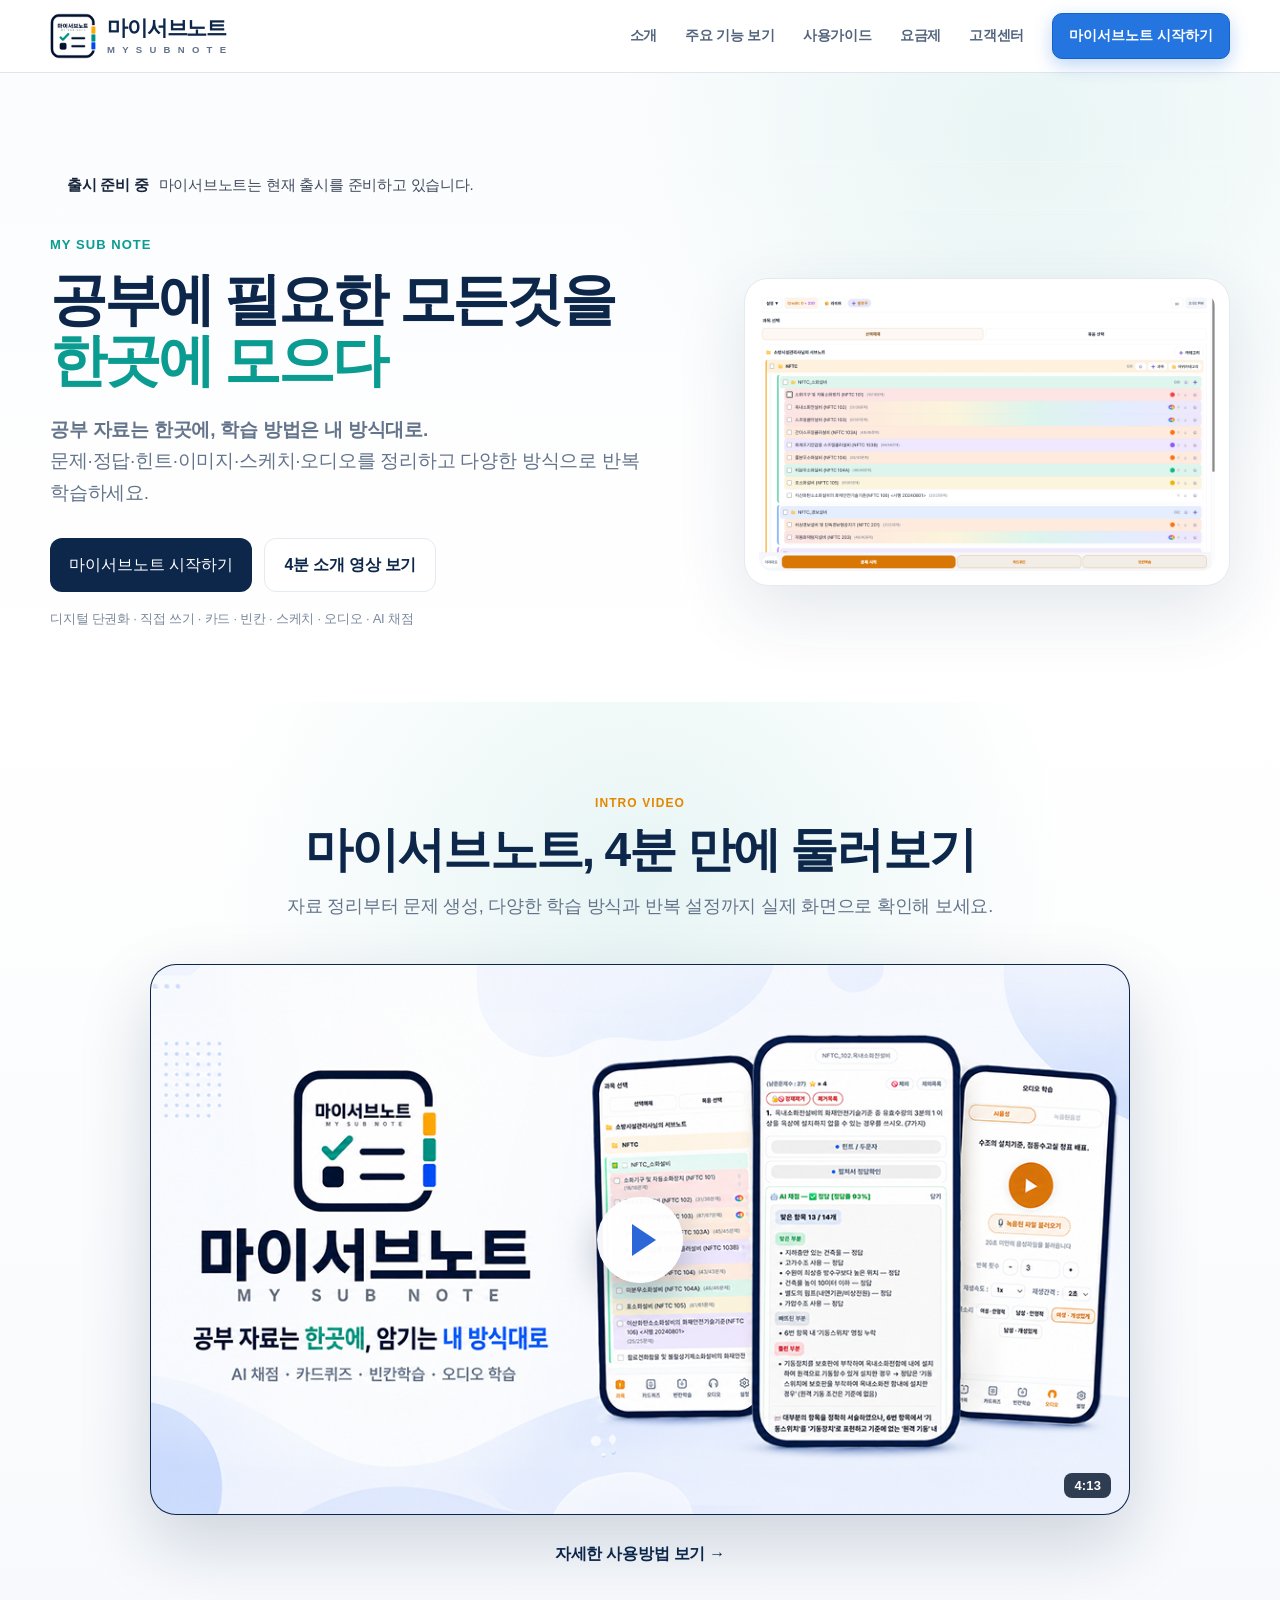
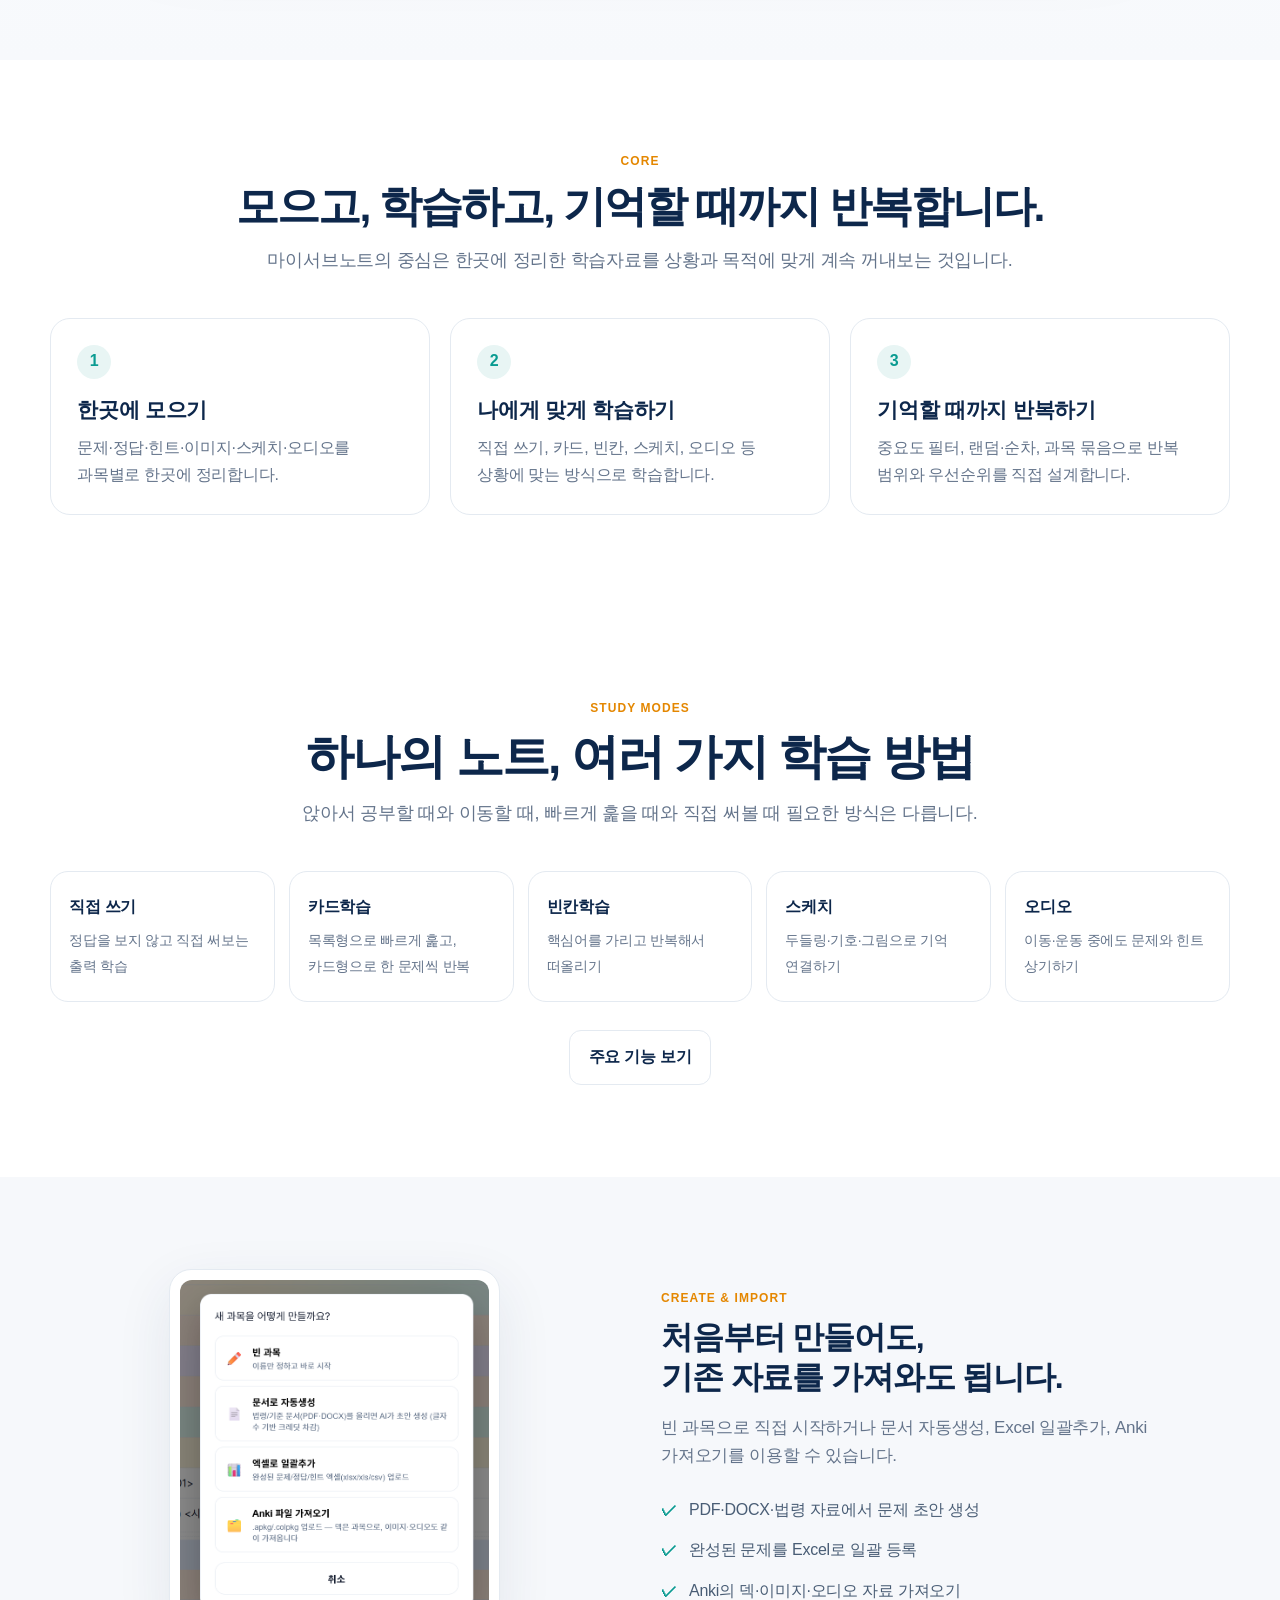
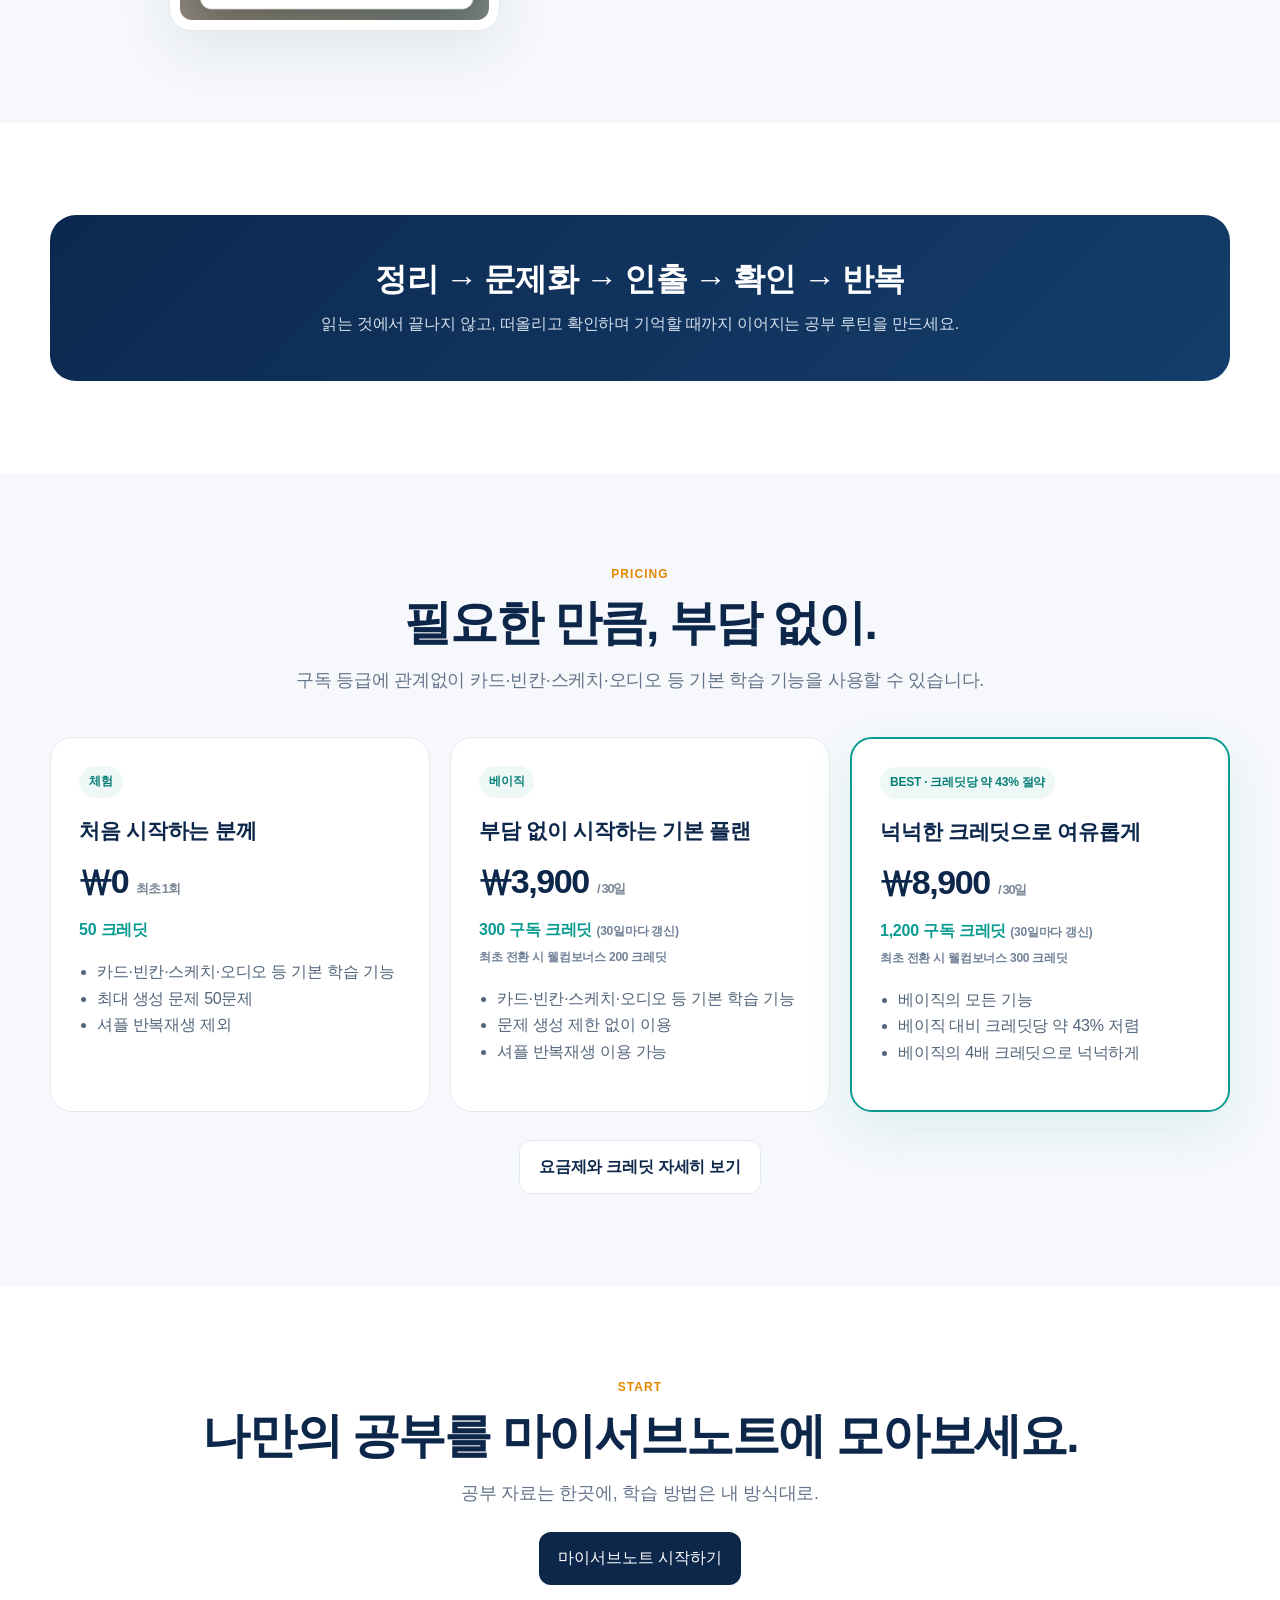
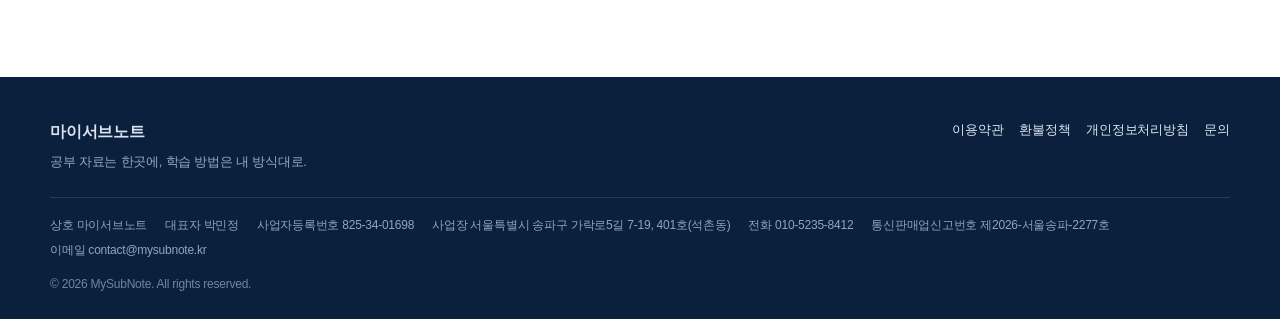
<file: index.html>
<!doctype html><html lang="ko"><head><meta charset="utf-8"><meta name="viewport" content="width=device-width,initial-scale=1"><title>마이서브노트 | 공부 자료는 한곳에, 학습 방법은 내 방식대로</title><link rel="stylesheet" href="styles.css"></head><body>

<header class="header">
  <div class="container nav">
    <a class="brand" href="index.html"><img src="assets/logo.png" alt="마이서브노트 심볼"><span class="brand-words"><strong>마이서브노트</strong><small aria-label="MYSUBNOTE"><span>M</span><span>Y</span><span>S</span><span>U</span><span>B</span><span>N</span><span>O</span><span>T</span><span>E</span></small></span></a>
    <button class="menu-toggle" type="button" aria-label="메뉴 열기" aria-expanded="false"><span></span><span></span><span></span></button>
    <nav class="navlinks" aria-label="주요 메뉴">
      <a href="index.html">소개</a>
      <a href="guide.html">주요 기능 보기</a>
      <a href="howto.html">사용가이드</a>
      <a href="pricing.html">요금제</a>
      <a href="support.html">고객센터</a>
      <button class="nav-cta app-notice-trigger" type="button" data-app-notice>마이서브노트 시작하기</button>
    </nav>
  </div>
</header>

<main>
<section class="hero"><div class="container">
  <div class="test-site-notice"><b>출시 준비 중</b><span>마이서브노트는 현재 출시를 준비하고 있습니다.</span></div>
</div><div class="container hero-grid">
  <div><div class="eyebrow">MY SUB NOTE</div><h1>공부에 필요한 모든것을<br><span>한곳에 모으다</span></h1>
  <p><b>공부 자료는 한곳에, 학습 방법은 내 방식대로.</b><br>문제·정답·힌트·이미지·스케치·오디오를 정리하고 다양한 방식으로 반복 학습하세요.</p>
  <div class="actions"><button class="btn btn-primary app-notice-trigger" type="button" data-app-notice>마이서브노트 시작하기</button><a class="btn btn-light" href="#intro-video">4분 소개 영상 보기</a></div>
  <div class="trustline">디지털 단권화 · 직접 쓰기 · 카드 · 빈칸 · 스케치 · 오디오 · AI 채점</div></div>
  <div class="mock"><img src="assets/main-screen.png" alt="마이서브노트 실제 메인 화면"></div>
</div></section>

<section class="section intro-video-section" id="intro-video"><div class="container">
  <div class="section-head center intro-video-head"><div class="kicker">INTRO VIDEO</div><h2>마이서브노트, 4분 만에 둘러보기</h2><p class="lead">자료 정리부터 문제 생성, 다양한 학습 방식과 반복 설정까지 실제 화면으로 확인해 보세요.</p></div>
  <div class="intro-video-frame" data-intro-video data-video-id="_yYOLjA535M">
    <button class="intro-video-poster" type="button" aria-label="마이서브노트 소개 영상 재생">
      <img src="assets/video-thumbnail.png" alt="" loading="lazy">
      <span class="intro-video-play" aria-hidden="true"></span>
      <span class="intro-video-duration">4:13</span>
    </button>
  </div>
  <div class="intro-video-foot"><a href="howto.html">자세한 사용방법 보기 <span aria-hidden="true">→</span></a></div>
</div></section>

<section class="section"><div class="container">
 <div class="section-head center core-head"><div class="kicker">CORE</div><h2>모으고, 학습하고, 기억할 때까지 반복합니다.</h2><p class="lead">마이서브노트의 중심은 한곳에 정리한 학습자료를 상황과 목적에 맞게 계속 꺼내보는 것입니다.</p></div>
 <div class="feature3">
  <div class="card"><div class="num">1</div><h3>한곳에 모으기</h3><p>문제·정답·힌트·이미지·스케치·오디오를 과목별로 한곳에 정리합니다.</p></div>
  <div class="card"><div class="num">2</div><h3>나에게 맞게 학습하기</h3><p>직접 쓰기, 카드, 빈칸, 스케치, 오디오 등 상황에 맞는 방식으로 학습합니다.</p></div>
  <div class="card"><div class="num">3</div><h3>기억할 때까지 반복하기</h3><p>중요도 필터, 랜덤·순차, 과목 묶음으로 반복 범위와 우선순위를 직접 설계합니다.</p></div>
 </div>
</div></section>

<section class="section"><div class="container">
 <div class="section-head center"><div class="kicker">STUDY MODES</div><h2>하나의 노트, 여러 가지 학습 방법</h2><p class="lead">앉아서 공부할 때와 이동할 때, 빠르게 훑을 때와 직접 써볼 때 필요한 방식은 다릅니다.</p></div>
 <div class="mode-grid">
  <div class="mode"><b>직접 쓰기</b><span>정답을 보지 않고 직접 써보는 출력 학습</span></div>
  <div class="mode"><b>카드학습</b><span>목록형으로 빠르게 훑고, 카드형으로 한 문제씩 반복</span></div>
  <div class="mode"><b>빈칸학습</b><span>핵심어를 가리고 반복해서 떠올리기</span></div>
  <div class="mode"><b>스케치</b><span>두들링·기호·그림으로 기억 연결하기</span></div>
  <div class="mode"><b>오디오</b><span>이동·운동 중에도 문제와 힌트 상기하기</span></div>
 </div>
 <div style="text-align:center;margin-top:28px"><a class="btn btn-light" href="guide.html">주요 기능 보기</a></div>
</div></section>

<section class="section soft"><div class="container showcase reverse create-import-showcase">
 <div class="copy"><div class="kicker">CREATE & IMPORT</div><h3>처음부터 만들어도,<br>기존 자료를 가져와도 됩니다.</h3>
 <p>빈 과목으로 직접 시작하거나 문서 자동생성, Excel 일괄추가, Anki 가져오기를 이용할 수 있습니다.</p>
 <ul class="checks"><li>PDF·DOCX·법령 자료에서 문제 초안 생성</li><li>완성된 문제를 Excel로 일괄 등록</li><li>Anki의 덱·이미지·오디오 자료 가져오기</li></ul>
 </div><div class="visual create-import-visual"><img src="assets/subject-create.png" alt="과목 생성 네 가지 방식"></div>
</div></section>

<section class="section"><div class="container">
 <div class="band"><h3>정리 → 문제화 → 인출 → 확인 → 반복</h3><p>읽는 것에서 끝나지 않고, 떠올리고 확인하며 기억할 때까지 이어지는 공부 루틴을 만드세요.</p></div>
</div></section>

<section class="section soft"><div class="container">
 <div class="section-head center"><div class="kicker">PRICING</div><h2>필요한 만큼, 부담 없이.</h2><p class="lead">구독 등급에 관계없이 카드·빈칸·스케치·오디오 등 기본 학습 기능을 사용할 수 있습니다.</p></div>
 <div class="pricing-grid">
  <div class="price"><span class="badge">체험</span><h3>처음 시작하는 분께</h3><div class="price-main">₩0 <small>최초 1회</small></div><div class="credit">50 크레딧</div><ul><li>카드·빈칸·스케치·오디오 등 기본 학습 기능</li><li>최대 생성 문제 50문제</li><li>셔플 반복재생 제외</li></ul></div>
  <div class="price"><span class="badge">베이직</span><h3>부담 없이 시작하는 기본 플랜</h3><div class="price-main">₩3,900 <small>/ 30일</small></div><div class="credit">300 구독 크레딧 <small>(30일마다 갱신)</small><br><small>최초 전환 시 웰컴보너스 200 크레딧</small></div><ul><li>카드·빈칸·스케치·오디오 등 기본 학습 기능</li><li>문제 생성 제한 없이 이용</li><li>셔플 반복재생 이용 가능</li></ul></div>
  <div class="price featured"><span class="badge">BEST · 크레딧당 약 43% 절약</span><h3>넉넉한 크레딧으로 여유롭게</h3><div class="price-main">₩8,900 <small>/ 30일</small></div><div class="credit">1,200 구독 크레딧 <small>(30일마다 갱신)</small><br><small>최초 전환 시 웰컴보너스 300 크레딧</small></div><ul><li>베이직의 모든 기능</li><li>베이직 대비 크레딧당 약 43% 저렴</li><li>베이직의 4배 크레딧으로 넉넉하게</li></ul></div>
 </div>
 <div style="text-align:center;margin-top:28px"><a class="btn btn-light" href="pricing.html">요금제와 크레딧 자세히 보기</a></div>
</div></section>

<section class="section"><div class="container" style="text-align:center"><div class="kicker">START</div><h2>나만의 공부를 마이서브노트에 모아보세요.</h2><p class="lead">공부 자료는 한곳에, 학습 방법은 내 방식대로.</p><div class="actions" style="justify-content:center;margin-top:24px"><button class="btn btn-primary app-notice-trigger" type="button" data-app-notice>마이서브노트 시작하기</button></div></div></section>
</main>

<footer class="site-footer">
  <div class="container">
    <div class="footer-top">
      <div><b>마이서브노트</b><div style="color:#96a9c0;margin-top:6px;font-size:13px">공부 자료는 한곳에, 학습 방법은 내 방식대로.</div></div>
      <div class="footer-links">
        <a href="terms.html">이용약관</a><a href="refund.html">환불정책</a><a href="privacy.html">개인정보처리방침</a><span>문의</span>
      </div>
    </div>
    <div class="business"><span>상호 마이서브노트</span><span>대표자 박민정</span><span>사업자등록번호 825-34-01698</span><span>사업장 서울특별시 송파구 가락로5길 7-19, 401호(석촌동)</span><span>전화 010-5235-8412</span><span>통신판매업신고번호 제2026-서울송파-2277호</span><span>이메일 contact@mysubnote.kr</span></div>
    <div class="copyright">© 2026 MySubNote. All rights reserved.</div>
  </div>
</footer>
<script src="script.js"></script>
</body></html>
</file>
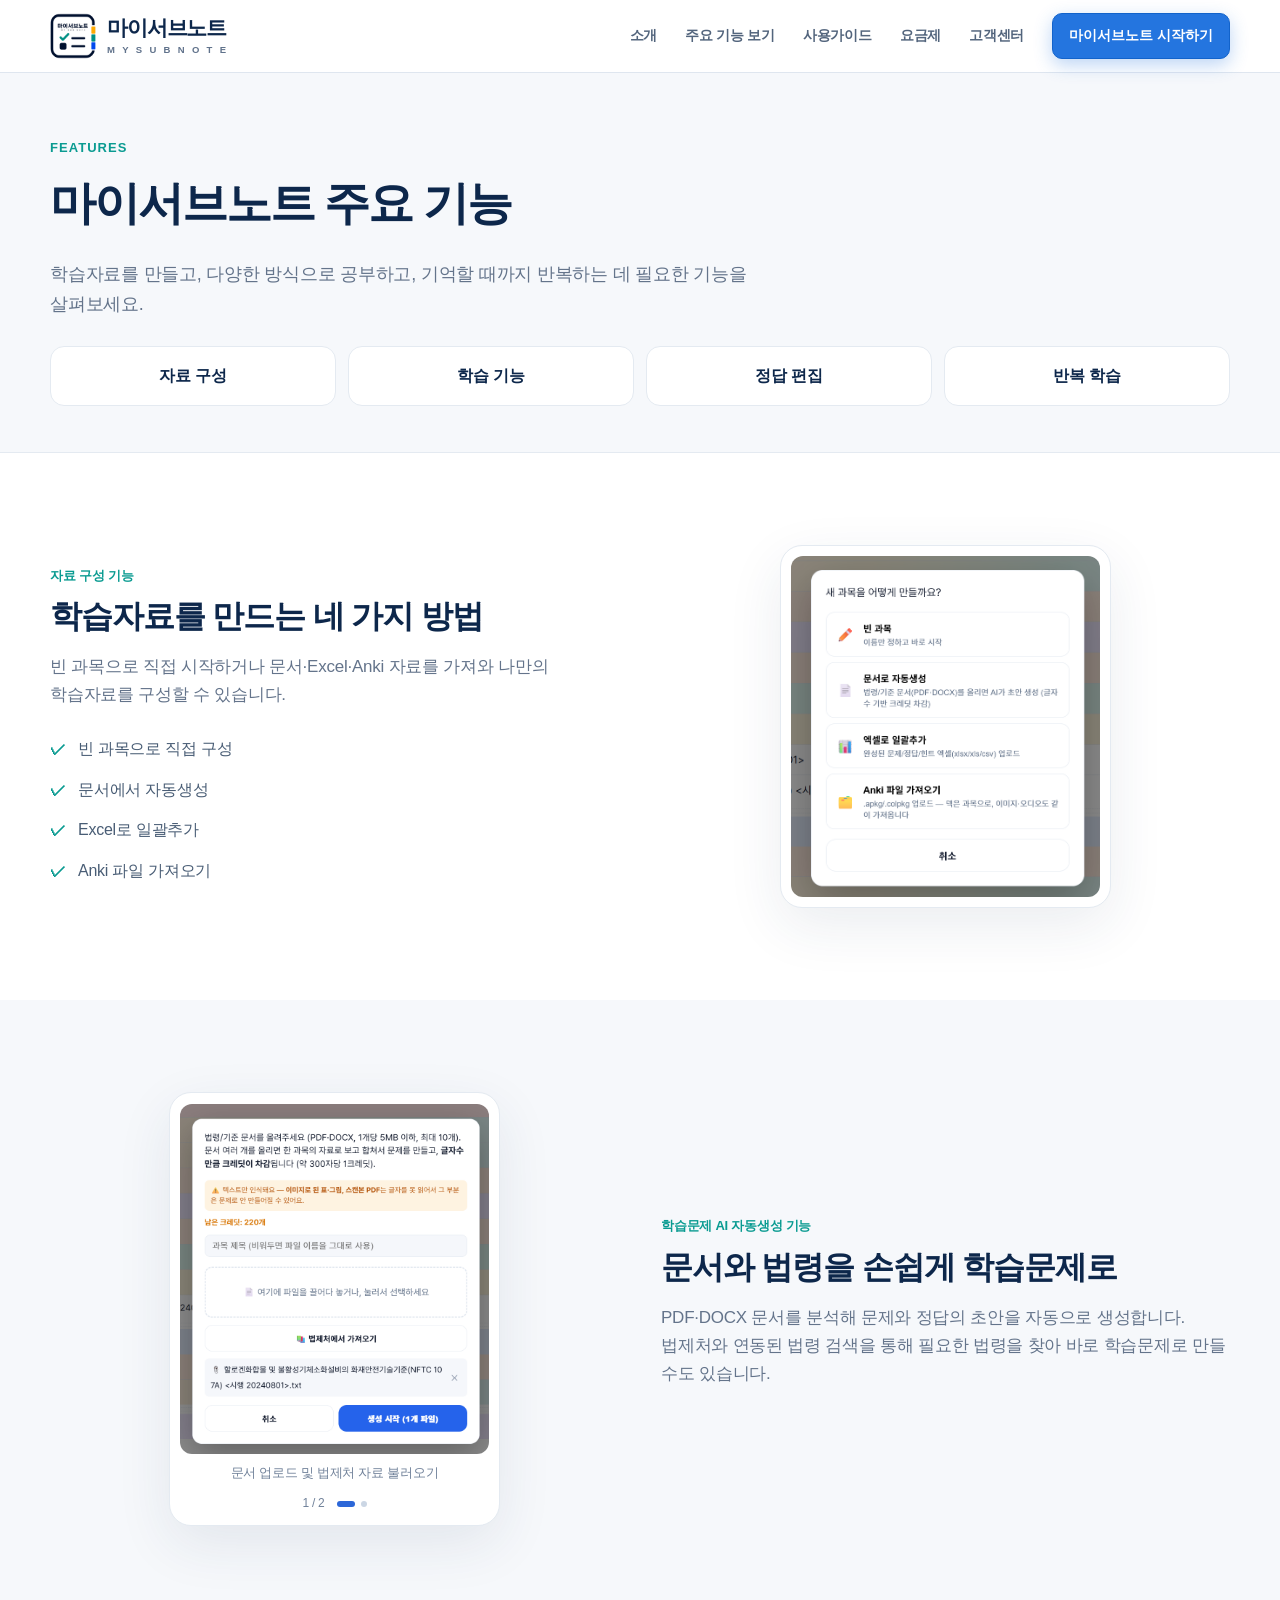
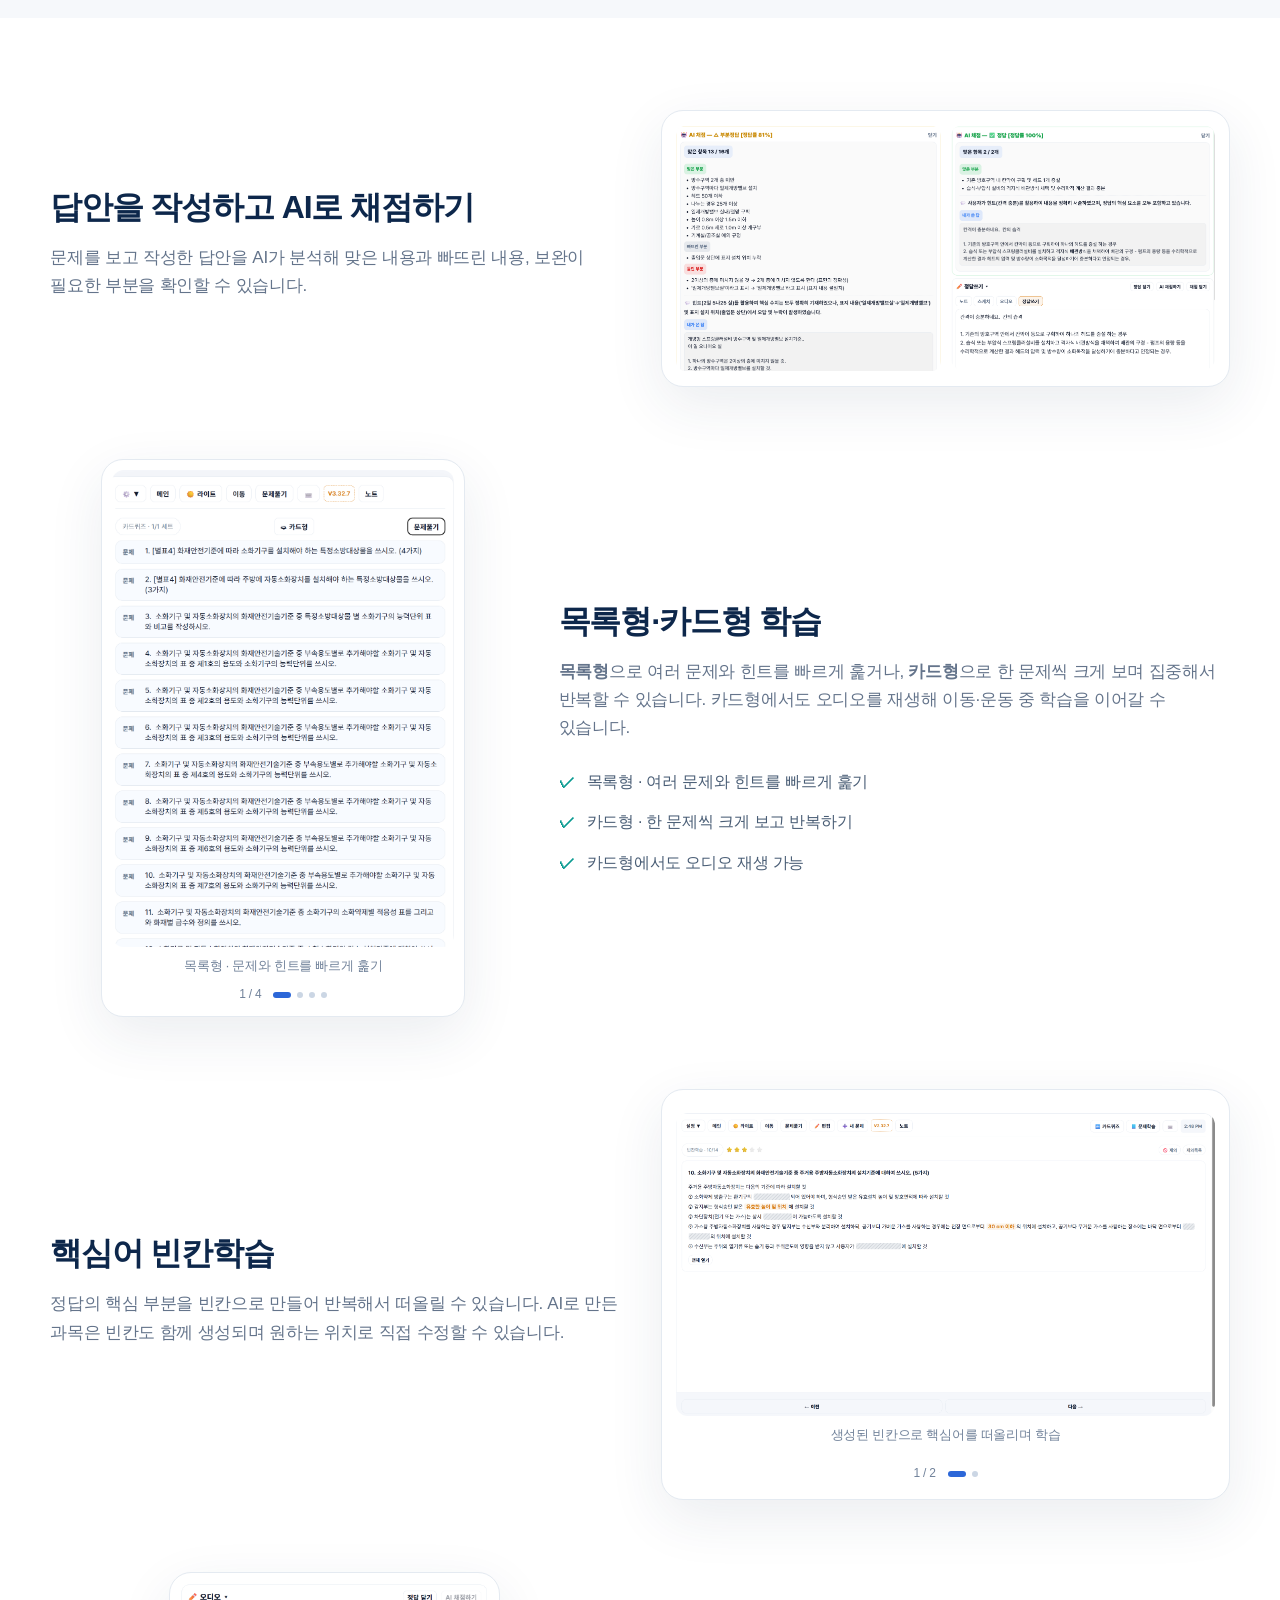
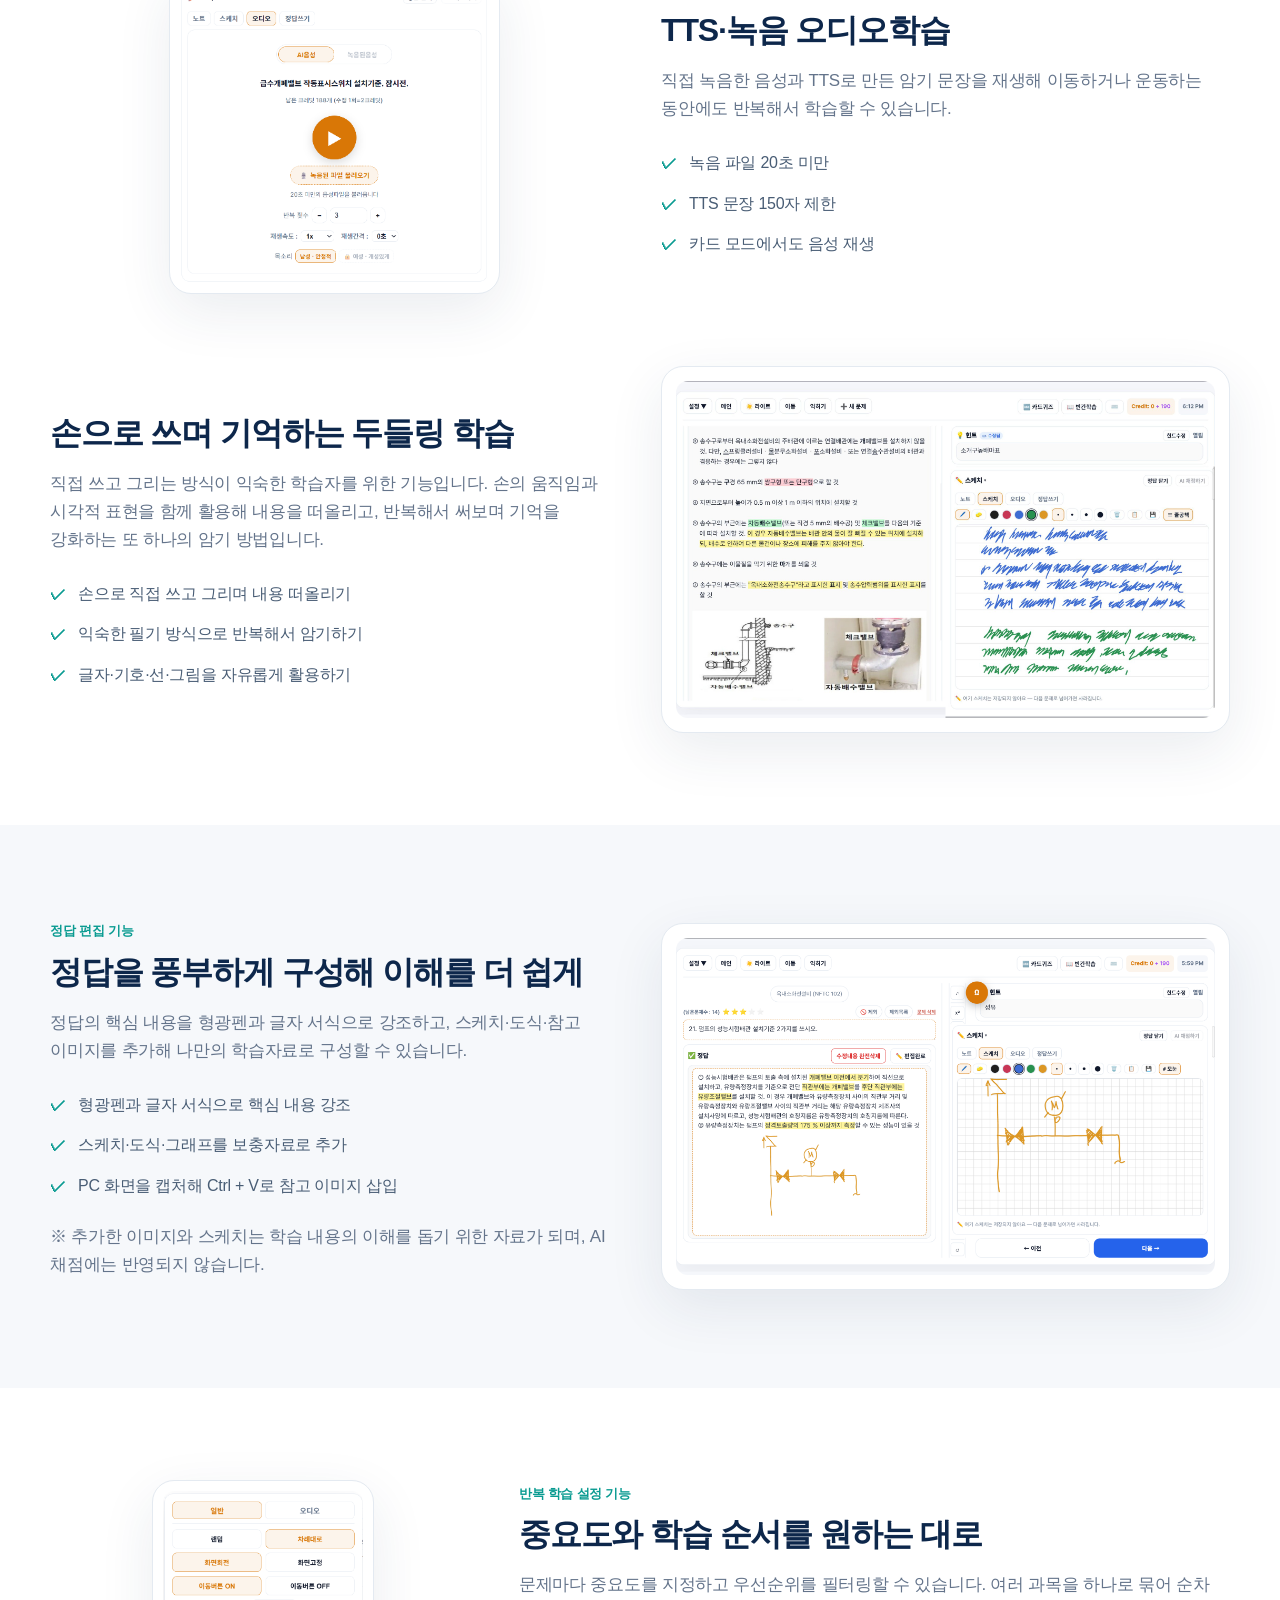
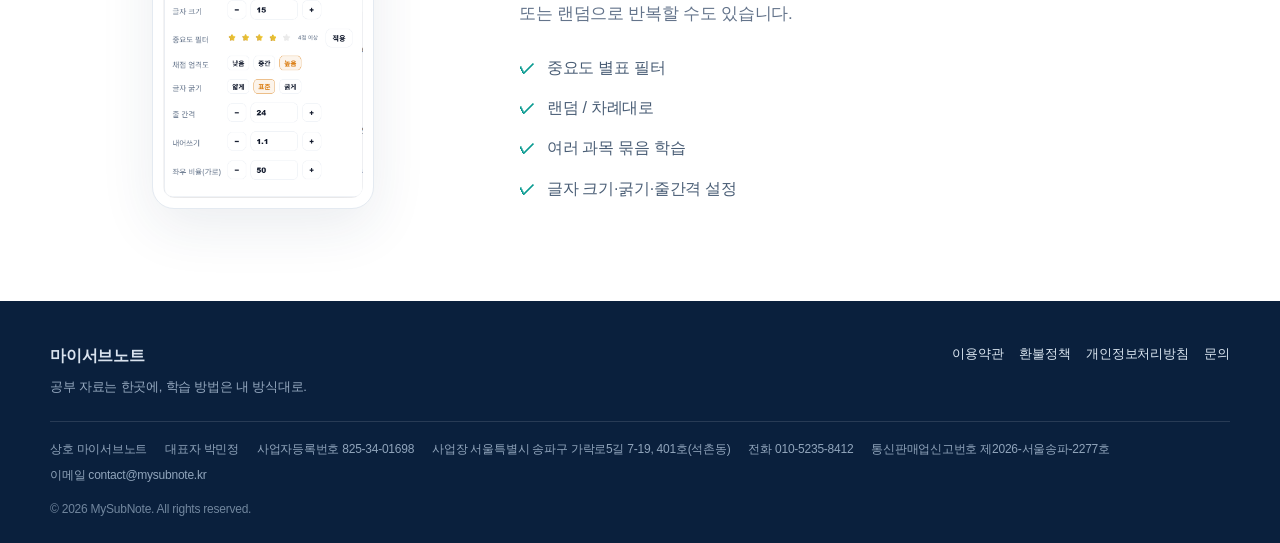
<file: guide.html>
<!doctype html><html lang="ko"><head><meta charset="utf-8"><meta name="viewport" content="width=device-width,initial-scale=1"><title>주요 기능 보기 | 마이서브노트</title><link rel="stylesheet" href="styles.css"></head><body>
<header class="header">
  <div class="container nav">
    <a class="brand" href="index.html"><img src="assets/logo.png" alt="마이서브노트 심볼"><span class="brand-words"><strong>마이서브노트</strong><small aria-label="MYSUBNOTE"><span>M</span><span>Y</span><span>S</span><span>U</span><span>B</span><span>N</span><span>O</span><span>T</span><span>E</span></small></span></a>
    <button class="menu-toggle" type="button" aria-label="메뉴 열기" aria-expanded="false"><span></span><span></span><span></span></button>
    <nav class="navlinks" aria-label="주요 메뉴">
      <a href="index.html">소개</a>
      <a href="guide.html">주요 기능 보기</a>
      <a href="howto.html">사용가이드</a>
      <a href="pricing.html">요금제</a>
      <a href="support.html">고객센터</a>
      <button class="nav-cta app-notice-trigger" type="button" data-app-notice>마이서브노트 시작하기</button>
    </nav>
  </div>
</header>

<section class="page-hero"><div class="container"><div class="eyebrow">FEATURES</div><h1>마이서브노트 주요 기능</h1><p>학습자료를 만들고, 다양한 방식으로 공부하고, 기억할 때까지 반복하는 데 필요한 기능을 살펴보세요.</p>
<div class="guide-nav"><a href="#create">자료 구성</a><a href="#study">학습 기능</a><a href="#edit">정답 편집</a><a href="#repeat">반복 학습</a></div></div></section>
<main>
<section id="create" class="section"><div class="container showcase guide-create-showcase">
 <div class="copy"><span class="step">자료 구성 기능</span><h3>학습자료를 만드는 네 가지 방법</h3><p>빈 과목으로 직접 시작하거나 문서·Excel·Anki 자료를 가져와 나만의 학습자료를 구성할 수 있습니다.</p><ul class="checks"><li>빈 과목으로 직접 구성</li><li>문서에서 자동생성</li><li>Excel로 일괄추가</li><li>Anki 파일 가져오기</li></ul></div>
 <div class="visual guide-create-visual"><img src="assets/subject-create.png" alt="새 과목 생성 방법"></div></div></section>

<section class="section soft"><div class="container showcase reverse guide-doc-showcase">
 <div class="copy"><span class="step">학습문제 AI 자동생성 기능</span><h3>문서와 법령을 손쉽게 학습문제로</h3><p>PDF·DOCX 문서를 분석해 문제와 정답의 초안을 자동으로 생성합니다. 법제처와 연동된 법령 검색을 통해 필요한 법령을 찾아 바로 학습문제로 만들 수도 있습니다.</p></div>
 <div class="visual guide-doc-visual carousel-shell" data-carousel data-gallery="doc-create">
<div class="carousel-track">
    <figure class="carousel-slide"><img src="assets/doc-upload.png" alt="문서 자동생성 업로드 화면"><figcaption>문서 업로드 및 법제처 자료 불러오기</figcaption></figure>
    <figure class="carousel-slide"><img src="assets/doc-select.png" alt="자동 생성된 문제를 확인하고 선택하는 화면"><figcaption>생성된 문제를 검토하고 원하는 문제만 선택</figcaption></figure>
  </div>
<div class="carousel-status"><span class="carousel-count">1 / 2</span><span class="carousel-dots" aria-hidden="true"></span></div>
</div></div></section>

<section id="study" class="section"><div class="container">
 <div class="showcase"><div class="copy"><h3>답안을 작성하고 AI로 채점하기</h3><p>문제를 보고 작성한 답안을 AI가 분석해 맞은 내용과 빠뜨린 내용, 보완이 필요한 부분을 확인할 수 있습니다.</p></div><div class="visual grade-pair"><img src="assets/grade-partial.png" alt="AI 부분정답 채점 결과"><img src="assets/grade-full.png" alt="AI 정답 채점 결과"></div></div>
 <div class="showcase reverse card-study-showcase" style="margin-top:72px"><div class="copy"><h3>목록형·카드형 학습</h3><p><b>목록형</b>으로 여러 문제와 힌트를 빠르게 훑거나, <b>카드형</b>으로 한 문제씩 크게 보며 집중해서 반복할 수 있습니다. 카드형에서도 오디오를 재생해 이동·운동 중 학습을 이어갈 수 있습니다.</p><ul class="checks"><li>목록형 · 여러 문제와 힌트를 빠르게 훑기</li><li>카드형 · 한 문제씩 크게 보고 반복하기</li><li>카드형에서도 오디오 재생 가능</li></ul></div><div class="visual compact-card-visual carousel-shell" data-carousel data-gallery="card-quiz">
<div class="carousel-track">
    <figure class="carousel-slide"><img src="assets/card-quiz-1.png" alt="카드학습 목록형 문제 화면"><figcaption>목록형 · 문제와 힌트를 빠르게 훑기</figcaption></figure>
    <figure class="carousel-slide"><img src="assets/card-quiz-2.png" alt="카드학습 목록형 힌트 화면"><figcaption>목록형 · 필요한 문제의 힌트를 함께 확인</figcaption></figure>
    <figure class="carousel-slide"><img src="assets/card-quiz-3.png" alt="카드학습 목록형 정답 화면"><figcaption>목록형 · 카드를 열어 정답까지 확인</figcaption></figure>
    <figure class="carousel-slide"><img src="assets/card-quiz-card.png" alt="카드학습 카드형 화면"><figcaption>카드형 · 한 문제씩 크게 보고 오디오와 함께 반복</figcaption></figure>
  </div>
<div class="carousel-status"><span class="carousel-count">1 / 4</span><span class="carousel-dots" aria-hidden="true"></span></div>
</div></div>
 <div class="showcase" style="margin-top:72px"><div class="copy"><h3>핵심어 빈칸학습</h3><p>정답의 핵심 부분을 빈칸으로 만들어 반복해서 떠올릴 수 있습니다. AI로 만든 과목은 빈칸도 함께 생성되며 원하는 위치로 직접 수정할 수 있습니다.</p></div><div class="visual carousel-shell" data-carousel data-gallery="blank-study">
<div class="carousel-track">
    <figure class="carousel-slide"><img src="assets/blank-study.png" alt="빈칸학습 화면"><figcaption>생성된 빈칸으로 핵심어를 떠올리며 학습</figcaption></figure>
    <figure class="carousel-slide"><img src="assets/blank-edit.png" alt="빈칸을 직접 편집하는 화면"><figcaption>원하는 위치를 직접 지정해 빈칸 편집</figcaption></figure>
  </div>
<div class="carousel-status"><span class="carousel-count">1 / 2</span><span class="carousel-dots" aria-hidden="true"></span></div>
</div></div>
 <div class="showcase reverse audio-study-showcase" style="margin-top:72px"><div class="copy"><h3>TTS·녹음 오디오학습</h3><p>직접 녹음한 음성과 TTS로 만든 암기 문장을 재생해 이동하거나 운동하는 동안에도 반복해서 학습할 수 있습니다.</p><ul class="checks"><li>녹음 파일 20초 미만</li><li>TTS 문장 150자 제한</li><li>카드 모드에서도 음성 재생</li></ul></div><div class="visual audio-study-visual"><img src="assets/audio-new.png" alt="오디오 학습 화면"></div></div>
 <div class="showcase" style="margin-top:72px"><div class="copy"><h3>손으로 쓰며 기억하는 두들링 학습</h3><p>직접 쓰고 그리는 방식이 익숙한 학습자를 위한 기능입니다. 손의 움직임과 시각적 표현을 함께 활용해 내용을 떠올리고, 반복해서 써보며 기억을 강화하는 또 하나의 암기 방법입니다.</p><ul class="checks"><li>손으로 직접 쓰고 그리며 내용 떠올리기</li><li>익숙한 필기 방식으로 반복해서 암기하기</li><li>글자·기호·선·그림을 자유롭게 활용하기</li></ul></div><div class="visual"><img src="assets/doodling.jpg" alt="두들링 학습 실제 화면"></div></div>
</div></section>

<section id="edit" class="section soft"><div class="container showcase">
 <div class="copy"><span class="step">정답 편집 기능</span><h3>정답을 풍부하게 구성해 이해를 더 쉽게</h3><p>정답의 핵심 내용을 형광펜과 글자 서식으로 강조하고, 스케치·도식·참고 이미지를 추가해 나만의 학습자료로 구성할 수 있습니다.</p><ul class="checks"><li>형광펜과 글자 서식으로 핵심 내용 강조</li><li>스케치·도식·그래프를 보충자료로 추가</li><li>PC 화면을 캡처해 Ctrl + V로 참고 이미지 삽입</li></ul><p class="note">※ 추가한 이미지와 스케치는 학습 내용의 이해를 돕기 위한 자료가 되며, AI 채점에는 반영되지 않습니다.</p></div>
 <div class="visual"><img src="assets/answer-edit-exact.png" alt="직접 그린 도식을 정답에 삽입한 정답 편집 실제 화면"></div></div></section>

<section id="repeat" class="section"><div class="container showcase reverse repeat-showcase">
 <div class="copy"><span class="step">반복 학습 설정 기능</span><h3>중요도와 학습 순서를 원하는 대로</h3><p>문제마다 중요도를 지정하고 우선순위를 필터링할 수 있습니다. 여러 과목을 하나로 묶어 순차 또는 랜덤으로 반복할 수도 있습니다.</p><ul class="checks"><li>중요도 별표 필터</li><li>랜덤 / 차례대로</li><li>여러 과목 묶음 학습</li><li>글자 크기·굵기·줄간격 설정</li></ul></div>
 <div class="visual settings-compact"><img src="assets/settings-new.png" alt="중요도 및 학습 설정 화면"></div></div></section>

</main>
<footer class="site-footer">
  <div class="container">
    <div class="footer-top">
      <div><b>마이서브노트</b><div style="color:#96a9c0;margin-top:6px;font-size:13px">공부 자료는 한곳에, 학습 방법은 내 방식대로.</div></div>
      <div class="footer-links">
        <a href="terms.html">이용약관</a><a href="refund.html">환불정책</a><a href="privacy.html">개인정보처리방침</a><span>문의</span>
      </div>
    </div>
    <div class="business"><span>상호 마이서브노트</span><span>대표자 박민정</span><span>사업자등록번호 825-34-01698</span><span>사업장 서울특별시 송파구 가락로5길 7-19, 401호(석촌동)</span><span>전화 010-5235-8412</span><span>통신판매업신고번호 제2026-서울송파-2277호</span><span>이메일 contact@mysubnote.kr</span></div>
    <div class="copyright">© 2026 MySubNote. All rights reserved.</div>
  </div>
</footer>
<script src="script.js"></script>
</body></html>
</file>
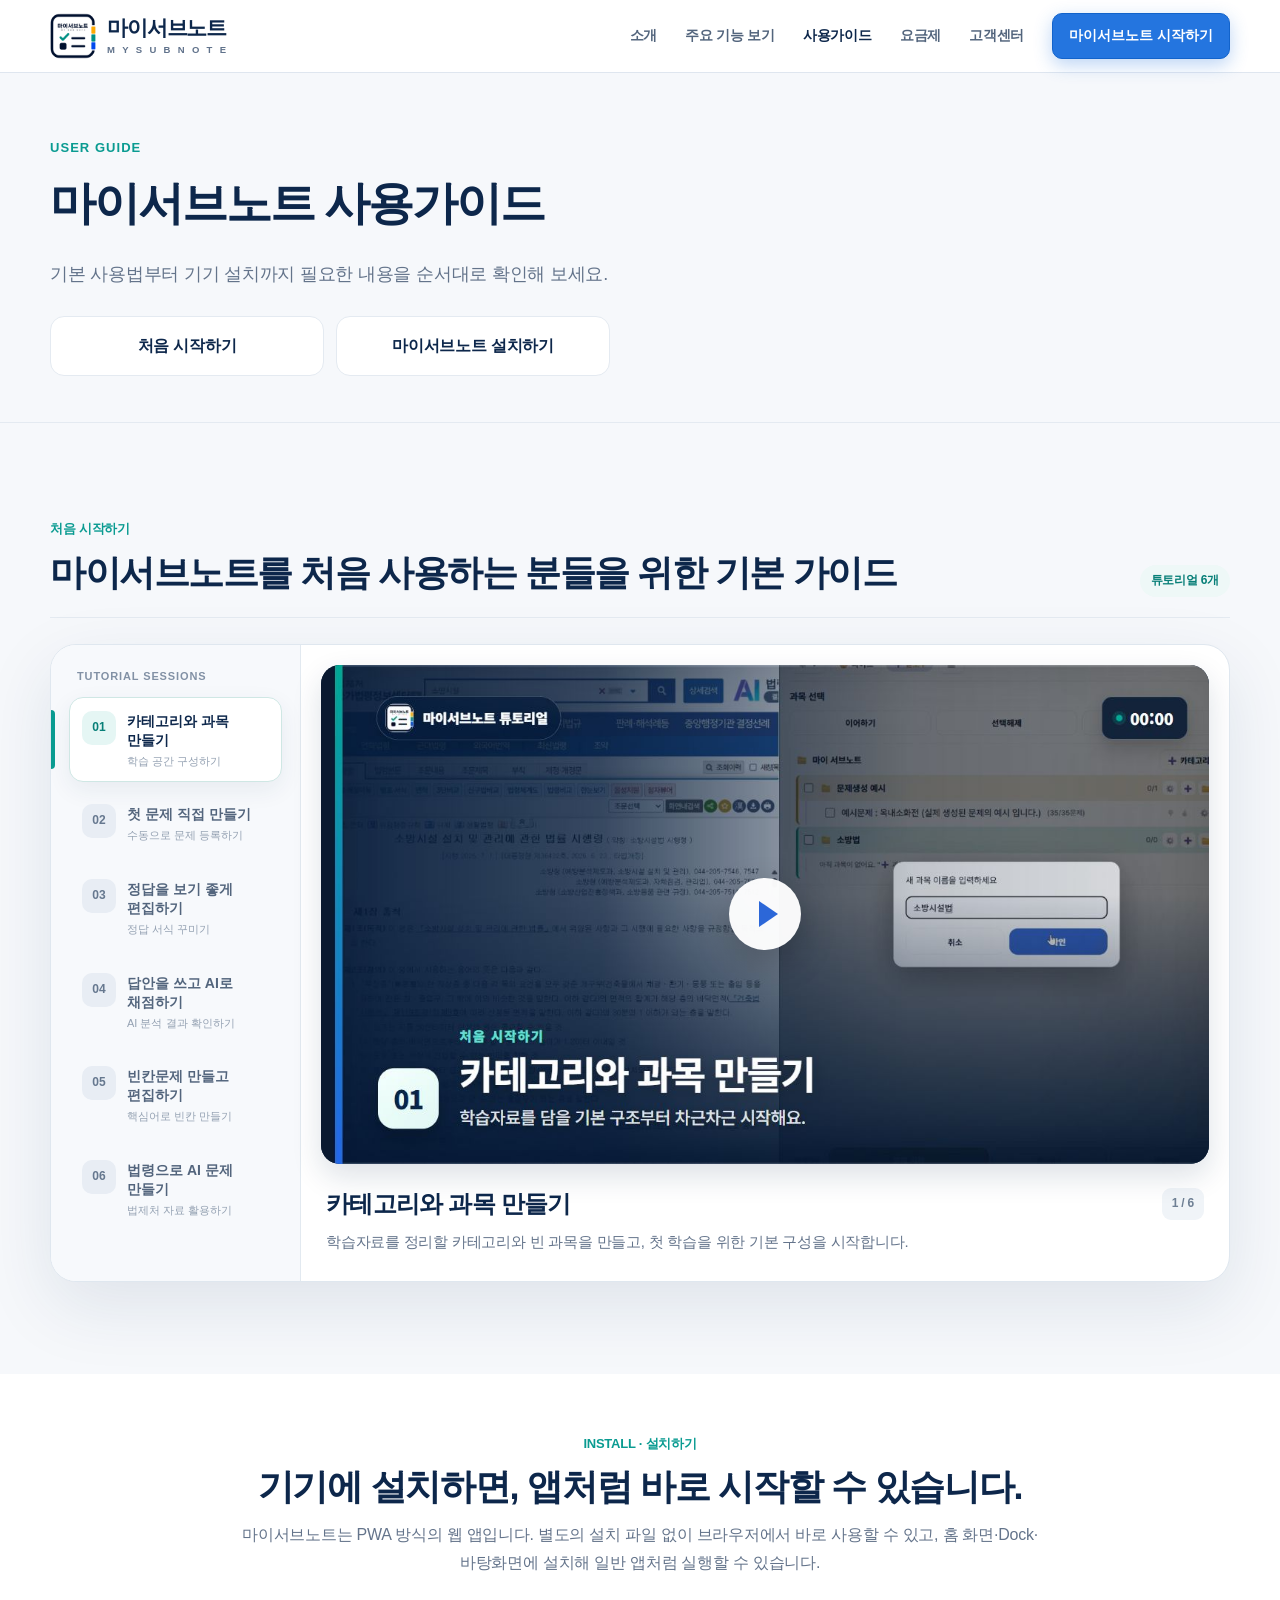
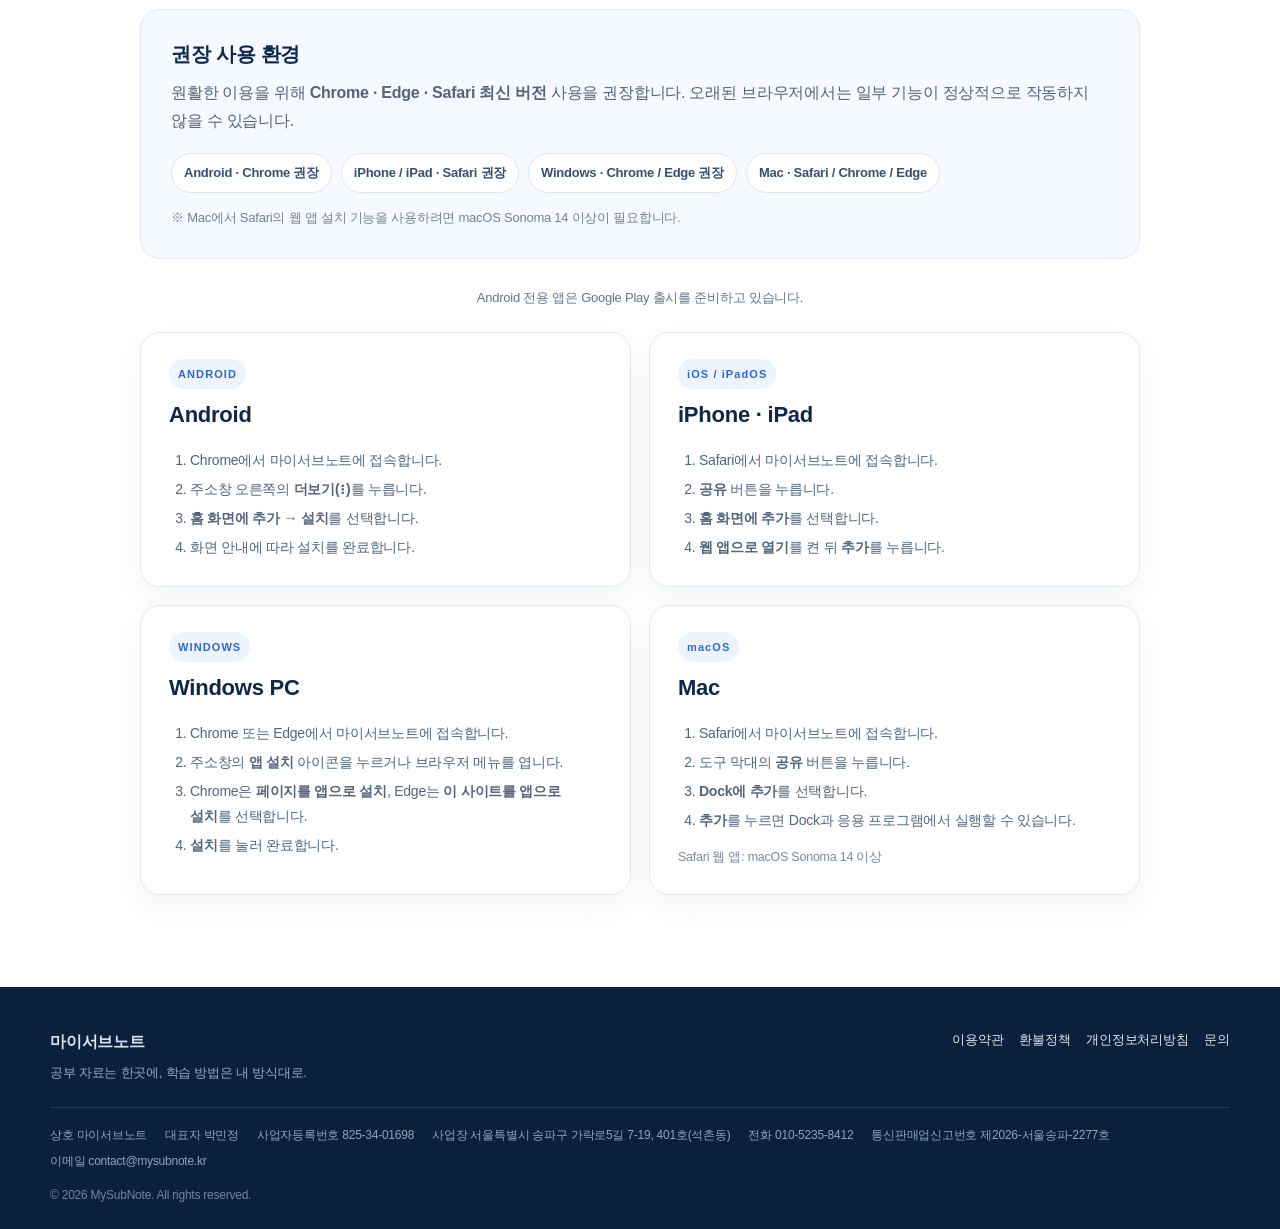
<file: howto.html>
<!doctype html><html lang="ko"><head><meta charset="utf-8"><meta name="viewport" content="width=device-width,initial-scale=1"><title>사용가이드 | 마이서브노트</title><link rel="stylesheet" href="styles.css"><style id="tutorial-player-control-fix">
.session-video-shell:not(.controls-visible) .session-video-controls{opacity:0!important;transform:translateY(8px)!important;pointer-events:none!important}
.video-stage,.video-poster,.session-video-shell,.session-video-shell *{-webkit-tap-highlight-color:transparent!important}
.session-video-shell,.session-video-shell video,.session-video-controls{user-select:none;-webkit-user-select:none;-webkit-touch-callout:none}
.session-video-shell video:focus,.session-video-shell video:focus-visible{outline:none!important}
.session-video-shell:fullscreen{background:#000!important}
.session-video-shell::backdrop{background:#000}
.session-video-controls button:active{background:rgba(255,255,255,.12)!important}
.video-control-mute,.video-control-fullscreen{min-width:34px;padding:0!important;display:inline-grid;place-items:center}
.video-control-mute span,.video-control-fullscreen span{display:none}
.video-control-mute::before,.video-control-fullscreen::before{content:"";display:block;width:18px;height:18px;background:currentColor;-webkit-mask-position:center;-webkit-mask-repeat:no-repeat;-webkit-mask-size:contain;mask-position:center;mask-repeat:no-repeat;mask-size:contain}
.video-control-mute::before{-webkit-mask-image:url("[data-uri]");mask-image:url("[data-uri]")}
.video-control-mute[aria-label="음소거 해제"]::before{-webkit-mask-image:url("[data-uri]");mask-image:url("[data-uri]")}
.video-control-fullscreen::before{width:17px;height:17px;-webkit-mask-image:url("[data-uri]");mask-image:url("[data-uri]")}
@media(max-width:900px),(pointer:coarse){
 .session-video-controls{grid-template-columns:auto minmax(44px,1fr) auto auto auto;gap:5px}
 .video-control-fullscreen{display:block!important}
 .video-control-mute,.video-control-fullscreen{min-width:32px}
}
@media(orientation:landscape) and (max-height:560px){
 .session-video-controls{left:8px;right:8px;bottom:6px;padding:5px 7px}
}
</style></head><body>
<header class="header">
  <div class="container nav">
    <a class="brand" href="index.html"><img src="assets/logo.png" alt="마이서브노트 심볼"><span class="brand-words"><strong>마이서브노트</strong><small aria-label="MYSUBNOTE"><span>M</span><span>Y</span><span>S</span><span>U</span><span>B</span><span>N</span><span>O</span><span>T</span><span>E</span></small></span></a>
    <button class="menu-toggle" type="button" aria-label="메뉴 열기" aria-expanded="false"><span></span><span></span><span></span></button>
    <nav class="navlinks" aria-label="주요 메뉴">
      <a href="index.html">소개</a>
      <a href="guide.html">주요 기능 보기</a>
      <a class="active" href="howto.html">사용가이드</a>
      <a href="pricing.html">요금제</a>
      <a href="support.html">고객센터</a>
      <button class="nav-cta app-notice-trigger" type="button" data-app-notice>마이서브노트 시작하기</button>
    </nav>
  </div>
</header>

<section class="page-hero"><div class="container"><div class="eyebrow">USER GUIDE</div><h1>마이서브노트 사용가이드</h1><p>기본 사용법부터 기기 설치까지 필요한 내용을 순서대로 확인해 보세요.</p><div class="guide-nav howto-nav"><a href="#getting-started">처음 시작하기</a><a href="#install">마이서브노트 설치하기</a></div></div></section>

<main>
<section id="getting-started" class="section tutorial-section"><div class="container">
 <div class="tutorial-topic-head"><div><span class="step">처음 시작하기</span><h2>마이서브노트를 처음 사용하는 분들을 위한 기본 가이드</h2></div><span class="topic-count">튜토리얼 6개</span></div>
 <section class="session-viewer" aria-label="처음 시작하기 튜토리얼" data-session-viewer data-video-src="assets/tutorial-getting-started.mp4">
  <nav class="session-list" aria-label="튜토리얼 세션 선택">
   <span class="session-list-label">TUTORIAL SESSIONS</span>
   <button class="session-tab active" type="button" data-title="카테고리와 과목 만들기" data-desc="학습자료를 정리할 카테고리와 빈 과목을 만들고, 첫 학습을 위한 기본 구성을 시작합니다." data-start="0" data-end="15" data-time="00:00" data-thumb="assets/tutorial-01.png"><span class="session-no">01</span><span class="session-copy"><b>카테고리와 과목 만들기</b><small>학습 공간 구성하기</small></span></button>
   <button class="session-tab" type="button" data-title="첫 문제 직접 만들기" data-desc="문제와 정답, 힌트를 직접 입력해 첫 번째 학습문제를 만드는 과정을 확인합니다." data-start="15" data-end="55" data-time="00:15" data-thumb="assets/tutorial-02.png"><span class="session-no">02</span><span class="session-copy"><b>첫 문제 직접 만들기</b><small>수동으로 문제 등록하기</small></span></button>
   <button class="session-tab" type="button" data-title="정답을 보기 좋게 편집하기" data-desc="생성한 정답의 글자 서식과 강조 표시를 다듬어 읽고 기억하기 좋은 학습자료로 정리합니다." data-start="55" data-end="118" data-time="00:55" data-thumb="assets/tutorial-03.png"><span class="session-no">03</span><span class="session-copy"><b>정답을 보기 좋게 편집하기</b><small>정답 서식 꾸미기</small></span></button>
   <button class="session-tab" type="button" data-title="답안을 쓰고 AI로 채점하기" data-desc="정답을 직접 작성한 뒤 AI 채점으로 맞은 부분과 빠뜨린 부분, 틀린 부분을 확인합니다." data-start="118" data-end="159" data-time="01:58" data-thumb="assets/tutorial-04.png"><span class="session-no">04</span><span class="session-copy"><b>답안을 쓰고 AI로 채점하기</b><small>AI 분석 결과 확인하기</small></span></button>
   <button class="session-tab" type="button" data-title="빈칸문제 만들고 편집하기" data-desc="정답의 핵심 내용을 빈칸으로 지정하고, 반복 학습하기 좋은 형태로 문제를 편집합니다." data-start="159" data-end="204" data-time="02:39" data-thumb="assets/tutorial-05.png"><span class="session-no">05</span><span class="session-copy"><b>빈칸문제 만들고 편집하기</b><small>핵심어로 빈칸 만들기</small></span></button>
   <button class="session-tab" type="button" data-title="법령으로 AI 문제 만들기" data-desc="법제처와 연동된 검색으로 법령·행정규칙 자료를 불러와 AI 학습문제 초안을 생성합니다." data-start="204" data-end="336" data-time="03:24" data-thumb="assets/tutorial-06.png"><span class="session-no">06</span><span class="session-copy"><b>법령으로 AI 문제 만들기</b><small>법제처 자료 활용하기</small></span></button>
  </nav>
  <div class="viewer-main">
   <div class="video-stage">
    <button class="video-poster" type="button" data-video-poster aria-label="카테고리와 과목 만들기 영상 재생">
     <img src="assets/tutorial-01.png" alt="카테고리와 과목 만들기 튜토리얼 대표 이미지" data-stage-thumb>
     <span class="play-button" aria-hidden="true"></span>
    </button>
    <div class="video-embed" data-video-embed hidden></div>
   </div>
   <div class="viewer-description"><div><h3 data-detail-title>카테고리와 과목 만들기</h3><p data-detail-desc>학습자료를 정리할 카테고리와 빈 과목을 만들고, 첫 학습을 위한 기본 구성을 시작합니다.</p></div><span class="viewer-step" data-viewer-step>1 / 6</span></div>
  </div>
 </section>
</div></section>

<section id="install" class="section install-section"><div class="container">
 <div class="section-head center"><span class="step">INSTALL · 설치하기</span><h2>기기에 설치하면, 앱처럼 바로 시작할 수 있습니다.</h2><p class="lead">마이서브노트는 PWA 방식의 웹 앱입니다. 별도의 설치 파일 없이 브라우저에서 바로 사용할 수 있고, 홈 화면·Dock·바탕화면에 설치해 일반 앱처럼 실행할 수 있습니다.</p></div>
 <div class="env-box"><h3>권장 사용 환경</h3><p>원활한 이용을 위해 <b>Chrome · Edge · Safari 최신 버전</b> 사용을 권장합니다. 오래된 브라우저에서는 일부 기능이 정상적으로 작동하지 않을 수 있습니다.</p><div class="env-tags"><span>Android · Chrome 권장</span><span>iPhone / iPad · Safari 권장</span><span>Windows · Chrome / Edge 권장</span><span>Mac · Safari / Chrome / Edge</span></div><p class="env-note">※ Mac에서 Safari의 웹 앱 설치 기능을 사용하려면 macOS Sonoma 14 이상이 필요합니다.</p></div>
 <p class="play-store-note">Android 전용 앱은 Google Play 출시를 준비하고 있습니다.</p>
 <div class="install-grid">
  <article class="install-card"><div class="os-badge">ANDROID</div><h3>Android</h3><ol><li>Chrome에서 마이서브노트에 접속합니다.</li><li>주소창 오른쪽의 <b>더보기(⋮)</b>를 누릅니다.</li><li><b>홈 화면에 추가 → 설치</b>를 선택합니다.</li><li>화면 안내에 따라 설치를 완료합니다.</li></ol></article>
  <article class="install-card"><div class="os-badge">iOS / iPadOS</div><h3>iPhone · iPad</h3><ol><li>Safari에서 마이서브노트에 접속합니다.</li><li><b>공유</b> 버튼을 누릅니다.</li><li><b>홈 화면에 추가</b>를 선택합니다.</li><li><b>웹 앱으로 열기</b>를 켠 뒤 <b>추가</b>를 누릅니다.</li></ol></article>
  <article class="install-card"><div class="os-badge">WINDOWS</div><h3>Windows PC</h3><ol><li>Chrome 또는 Edge에서 마이서브노트에 접속합니다.</li><li>주소창의 <b>앱 설치</b> 아이콘을 누르거나 브라우저 메뉴를 엽니다.</li><li>Chrome은 <b>페이지를 앱으로 설치</b>, Edge는 <b>이 사이트를 앱으로 설치</b>를 선택합니다.</li><li><b>설치</b>를 눌러 완료합니다.</li></ol></article>
  <article class="install-card"><div class="os-badge">macOS</div><h3>Mac</h3><ol><li>Safari에서 마이서브노트에 접속합니다.</li><li>도구 막대의 <b>공유</b> 버튼을 누릅니다.</li><li><b>Dock에 추가</b>를 선택합니다.</li><li><b>추가</b>를 누르면 Dock과 응용 프로그램에서 실행할 수 있습니다.</li></ol><p class="card-note">Safari 웹 앱: macOS Sonoma 14 이상</p></article>
 </div>
</div></section>
</main>

<footer class="site-footer">
  <div class="container">
    <div class="footer-top">
      <div><b>마이서브노트</b><div style="color:#96a9c0;margin-top:6px;font-size:13px">공부 자료는 한곳에, 학습 방법은 내 방식대로.</div></div>
      <div class="footer-links"><a href="terms.html">이용약관</a><a href="refund.html">환불정책</a><a href="privacy.html">개인정보처리방침</a><span>문의</span></div>
    </div>
    <div class="business"><span>상호 마이서브노트</span><span>대표자 박민정</span><span>사업자등록번호 825-34-01698</span><span>사업장 서울특별시 송파구 가락로5길 7-19, 401호(석촌동)</span><span>전화 010-5235-8412</span><span>통신판매업신고번호 제2026-서울송파-2277호</span><span>이메일 contact@mysubnote.kr</span></div>
    <div class="copyright">© 2026 MySubNote. All rights reserved.</div>
  </div>
</footer>
<script src="script.js"></script>
<script>
(()=>{
 const fullscreenSelector='.video-control-fullscreen';
 const lockLandscape=async()=>{
  try{await screen.orientation?.lock?.('landscape')}catch(_){/* 기기 또는 브라우저가 방향 잠금을 허용하지 않음 */}
 };
 const unlockOrientation=()=>{
  try{screen.orientation?.unlock?.()}catch(_){/* 지원하지 않는 브라우저 */}
 };
 document.addEventListener('click',async(event)=>{
  const control=event.target.closest('.session-video-controls button');
  if(control) requestAnimationFrame(()=>control.blur());
  const button=event.target.closest(fullscreenSelector);
  if(!button)return;
  event.preventDefault();
  event.stopImmediatePropagation();
  const shell=button.closest('.session-video-shell');
  const video=shell?.querySelector('video');
  if(document.fullscreenElement){
   await document.exitFullscreen?.();
   unlockOrientation();
  }else if(shell?.requestFullscreen){
   try{
    await shell.requestFullscreen();
    await lockLandscape();
   }catch(_){
    video?.webkitEnterFullscreen?.();
   }
  }else{
   video?.webkitEnterFullscreen?.();
  }
  requestAnimationFrame(()=>button.blur());
 },true);
 document.addEventListener('fullscreenchange',()=>{
  if(document.fullscreenElement)lockLandscape();
  else unlockOrientation();
  requestAnimationFrame(()=>document.activeElement?.blur?.());
 });
})();
</script>
</body></html>
</file>
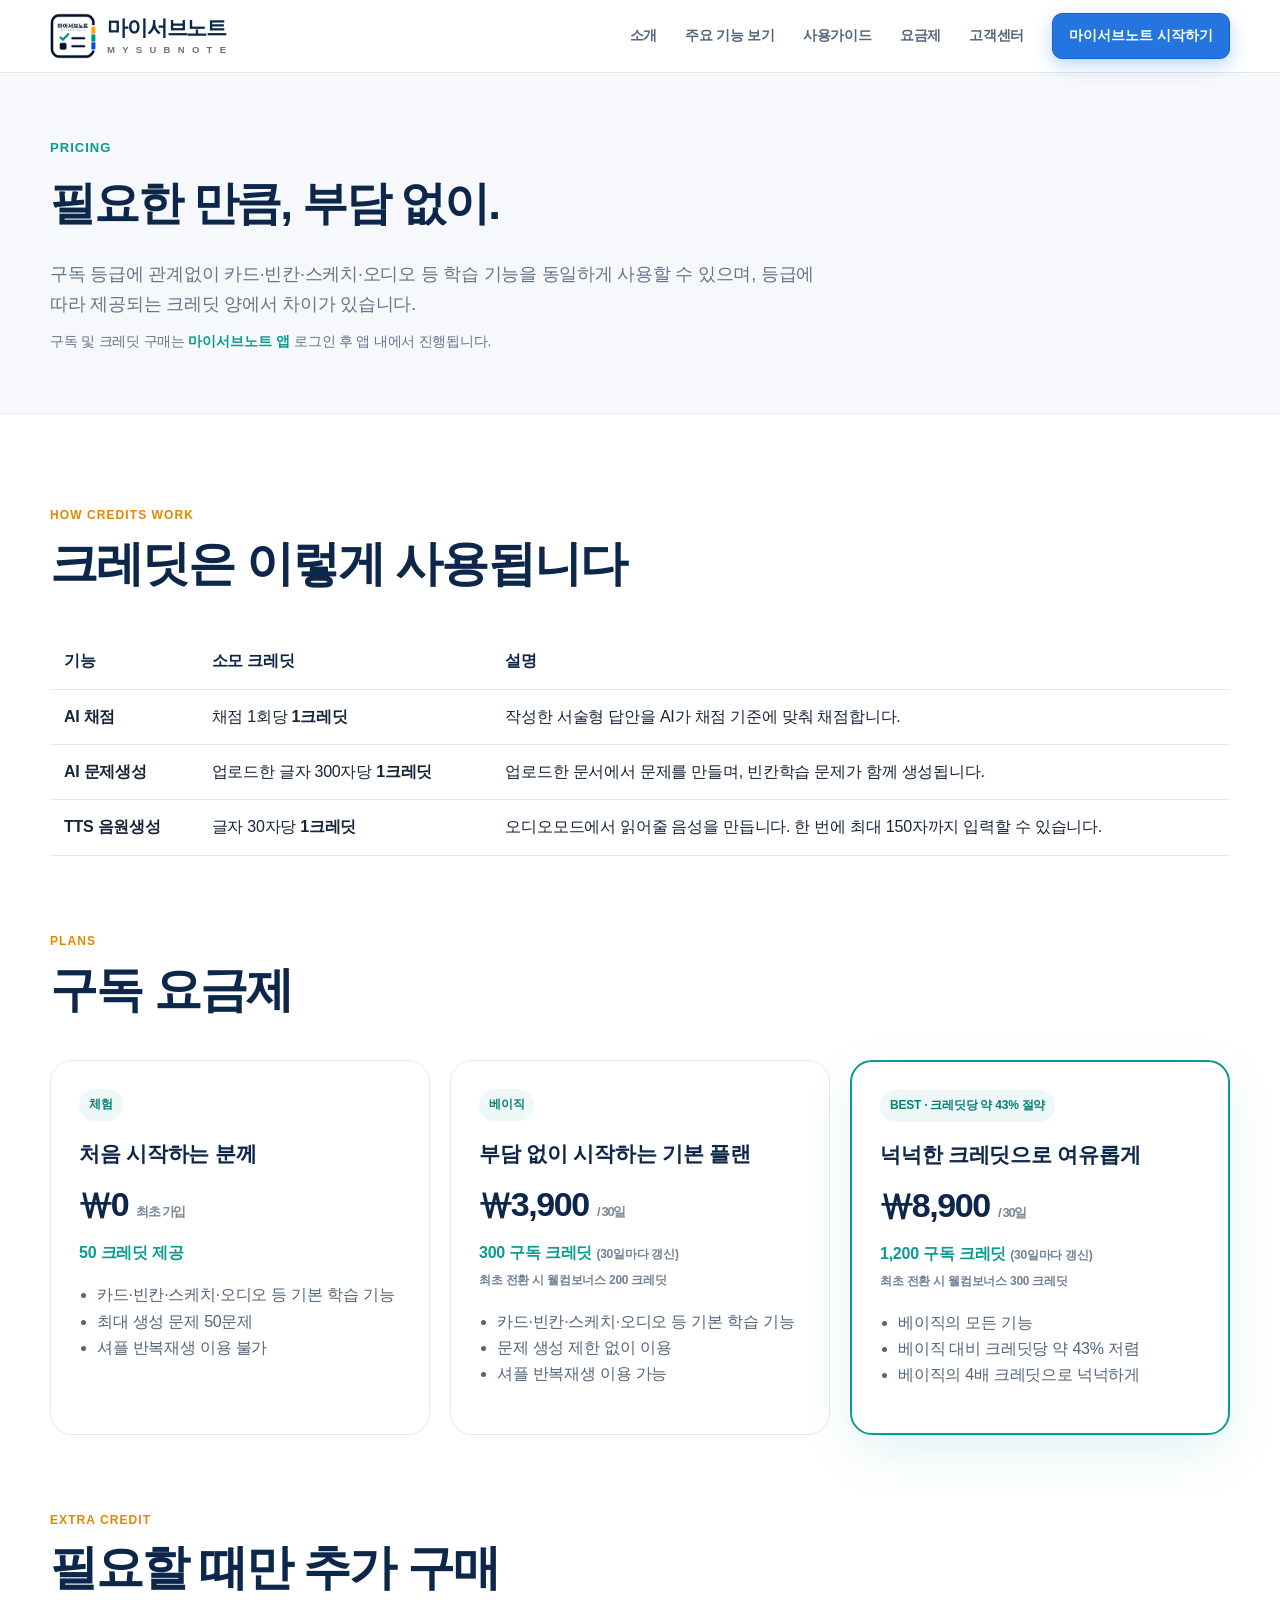
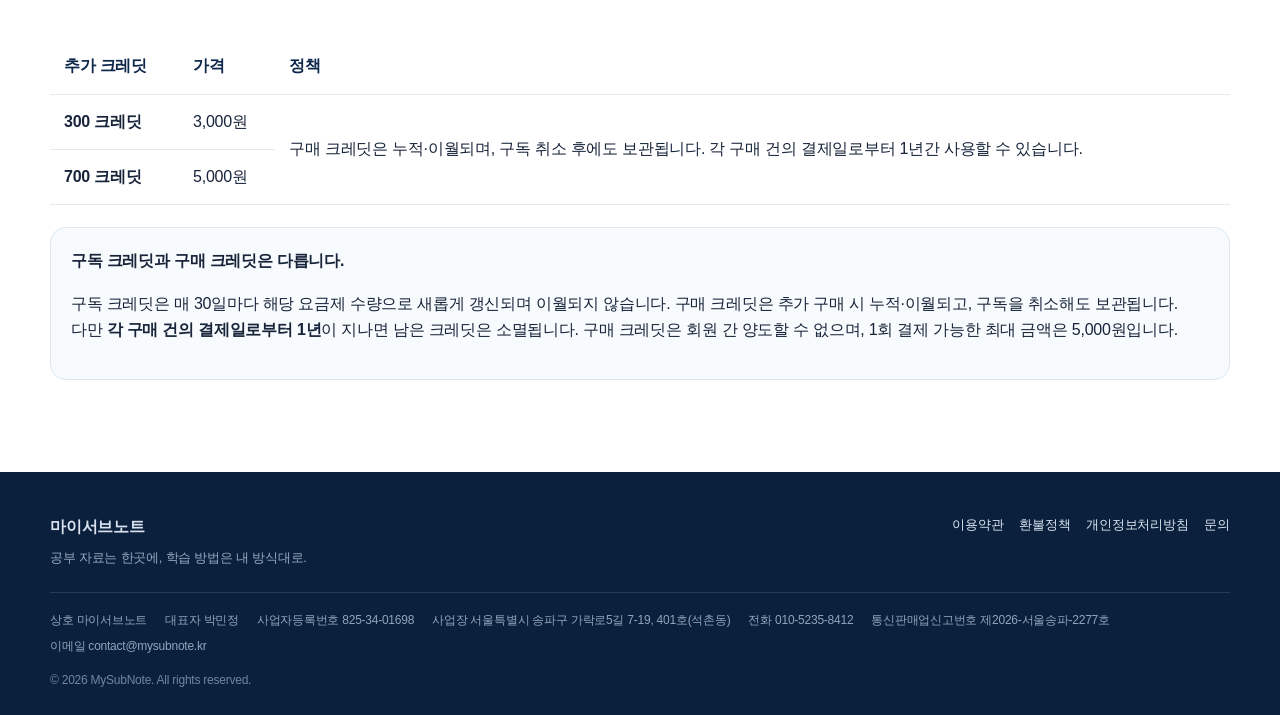
<file: pricing.html>
<!doctype html><html lang="ko"><head><meta charset="utf-8"><meta name="viewport" content="width=device-width,initial-scale=1"><title>요금제 | 마이서브노트</title><link rel="stylesheet" href="styles.css"></head><body>
<header class="header">
  <div class="container nav">
    <a class="brand" href="index.html"><img src="assets/logo.png" alt="마이서브노트 심볼"><span class="brand-words"><strong>마이서브노트</strong><small aria-label="MYSUBNOTE"><span>M</span><span>Y</span><span>S</span><span>U</span><span>B</span><span>N</span><span>O</span><span>T</span><span>E</span></small></span></a>
    <button class="menu-toggle" type="button" aria-label="메뉴 열기" aria-expanded="false"><span></span><span></span><span></span></button>
    <nav class="navlinks" aria-label="주요 메뉴">
      <a href="index.html">소개</a>
      <a href="guide.html">주요 기능 보기</a>
      <a href="howto.html">사용가이드</a>
      <a href="pricing.html">요금제</a>
      <a href="support.html">고객센터</a>
      <button class="nav-cta app-notice-trigger" type="button" data-app-notice>마이서브노트 시작하기</button>
    </nav>
  </div>
</header>

<section class="page-hero"><div class="container"><div class="eyebrow">PRICING</div><h1>필요한 만큼, 부담 없이.</h1><p>구독 등급에 관계없이 카드·빈칸·스케치·오디오 등 학습 기능을 동일하게 사용할 수 있으며, 등급에 따라 제공되는 크레딧 양에서 차이가 있습니다.</p><p style="font-size:14px;margin-top:-8px">구독 및 크레딧 구매는 <button class="app-notice-link" type="button" data-app-notice>마이서브노트 앱</button> 로그인 후 앱 내에서 진행됩니다.</p></div></section>
<main><section class="section"><div class="container">
<div class="section-head"><div class="kicker">HOW CREDITS WORK</div><h2>크레딧은 이렇게 사용됩니다</h2></div>
<table class="compare"><tr><th>기능</th><th>소모 크레딧</th><th>설명</th></tr>
<tr><td><b>AI 채점</b></td><td>채점 1회당 <b>1크레딧</b></td><td>작성한 서술형 답안을 AI가 채점 기준에 맞춰 채점합니다.</td></tr>
<tr><td><b>AI 문제생성</b></td><td>업로드한 글자 300자당 <b>1크레딧</b></td><td>업로드한 문서에서 문제를 만들며, 빈칸학습 문제가 함께 생성됩니다.</td></tr>
<tr><td><b>TTS 음원생성</b></td><td>글자 30자당 <b>1크레딧</b></td><td>오디오모드에서 읽어줄 음성을 만듭니다. 한 번에 최대 150자까지 입력할 수 있습니다.</td></tr>
</table>
<div class="section-head" style="margin-top:76px"><div class="kicker">PLANS</div><h2>구독 요금제</h2></div>
<div class="pricing-grid">
 <div class="price"><span class="badge">체험</span><h3>처음 시작하는 분께</h3><div class="price-main">₩0 <small>최초 가입</small></div><div class="credit">50 크레딧 제공</div><ul><li>카드·빈칸·스케치·오디오 등 기본 학습 기능</li><li>최대 생성 문제 50문제</li><li>셔플 반복재생 이용 불가</li></ul></div>
 <div class="price"><span class="badge">베이직</span><h3>부담 없이 시작하는 기본 플랜</h3><div class="price-main">₩3,900 <small>/ 30일</small></div><div class="credit">300 구독 크레딧 <small>(30일마다 갱신)</small><br><small>최초 전환 시 웰컴보너스 200 크레딧</small></div><ul><li>카드·빈칸·스케치·오디오 등 기본 학습 기능</li><li>문제 생성 제한 없이 이용</li><li>셔플 반복재생 이용 가능</li></ul></div>
 <div class="price featured"><span class="badge">BEST · 크레딧당 약 43% 절약</span><h3>넉넉한 크레딧으로 여유롭게</h3><div class="price-main">₩8,900 <small>/ 30일</small></div><div class="credit">1,200 구독 크레딧 <small>(30일마다 갱신)</small><br><small>최초 전환 시 웰컴보너스 300 크레딧</small></div><ul><li>베이직의 모든 기능</li><li>베이직 대비 크레딧당 약 43% 저렴</li><li>베이직의 4배 크레딧으로 넉넉하게</li></ul></div>
</div>
<div class="section-head" style="margin-top:76px"><div class="kicker">EXTRA CREDIT</div><h2>필요할 때만 추가 구매</h2></div>
<table class="compare"><tr><th>추가 크레딧</th><th>가격</th><th>정책</th></tr><tr><td><b>300 크레딧</b></td><td>3,000원</td><td rowspan="2">구매 크레딧은 누적·이월되며, 구독 취소 후에도 보관됩니다. 각 구매 건의 결제일로부터 1년간 사용할 수 있습니다.</td></tr><tr><td><b>700 크레딧</b></td><td>5,000원</td></tr></table>
<div class="callout"><b>구독 크레딧과 구매 크레딧은 다릅니다.</b><p>구독 크레딧은 매 30일마다 해당 요금제 수량으로 새롭게 갱신되며 이월되지 않습니다. 구매 크레딧은 추가 구매 시 누적·이월되고, 구독을 취소해도 보관됩니다. 다만 <b>각 구매 건의 결제일로부터 1년</b>이 지나면 남은 크레딧은 소멸됩니다. 구매 크레딧은 회원 간 양도할 수 없으며, 1회 결제 가능한 최대 금액은 5,000원입니다.</p></div>
</div></section></main>
<footer class="site-footer">
  <div class="container">
    <div class="footer-top">
      <div><b>마이서브노트</b><div style="color:#96a9c0;margin-top:6px;font-size:13px">공부 자료는 한곳에, 학습 방법은 내 방식대로.</div></div>
      <div class="footer-links">
        <a href="terms.html">이용약관</a><a href="refund.html">환불정책</a><a href="privacy.html">개인정보처리방침</a><span>문의</span>
      </div>
    </div>
    <div class="business"><span>상호 마이서브노트</span><span>대표자 박민정</span><span>사업자등록번호 825-34-01698</span><span>사업장 서울특별시 송파구 가락로5길 7-19, 401호(석촌동)</span><span>전화 010-5235-8412</span><span>통신판매업신고번호 제2026-서울송파-2277호</span><span>이메일 contact@mysubnote.kr</span></div>
    <div class="copyright">© 2026 MySubNote. All rights reserved.</div>
  </div>
</footer>
<script src="script.js"></script>
</body></html>
</file>
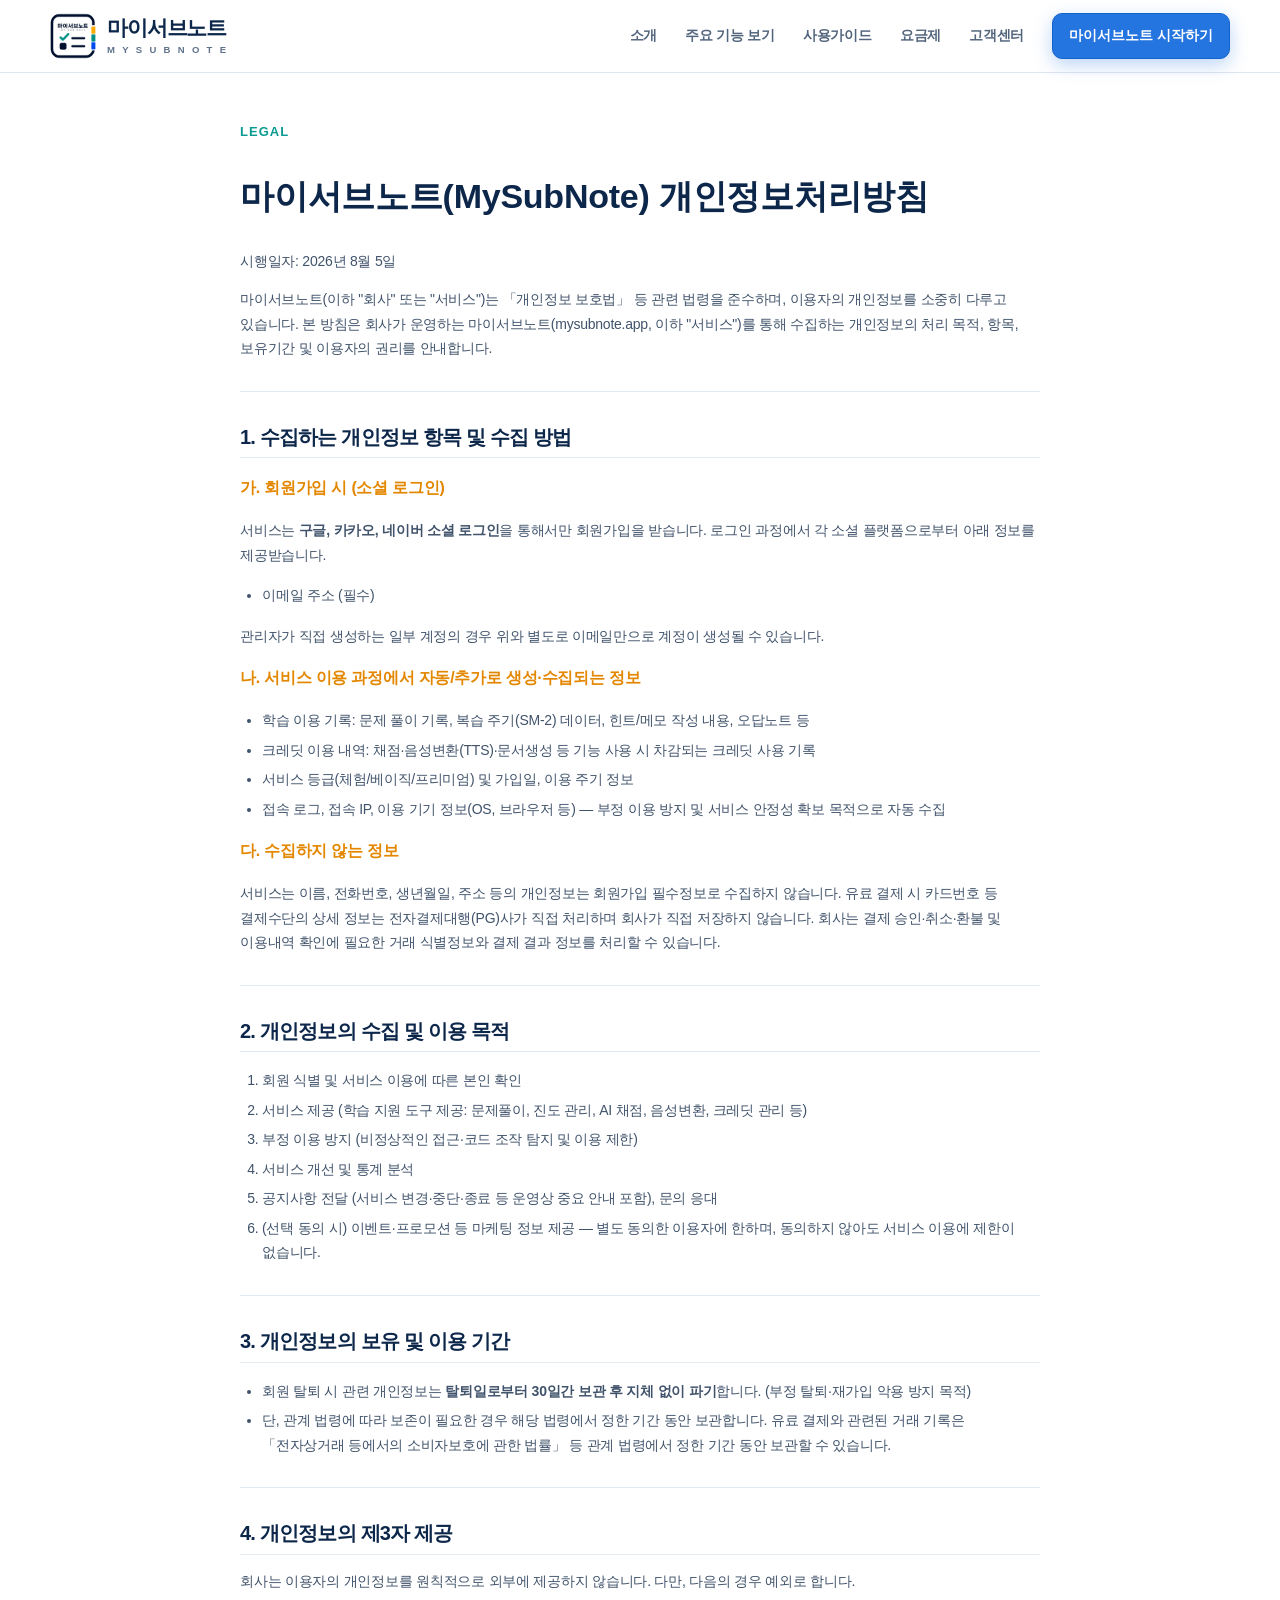
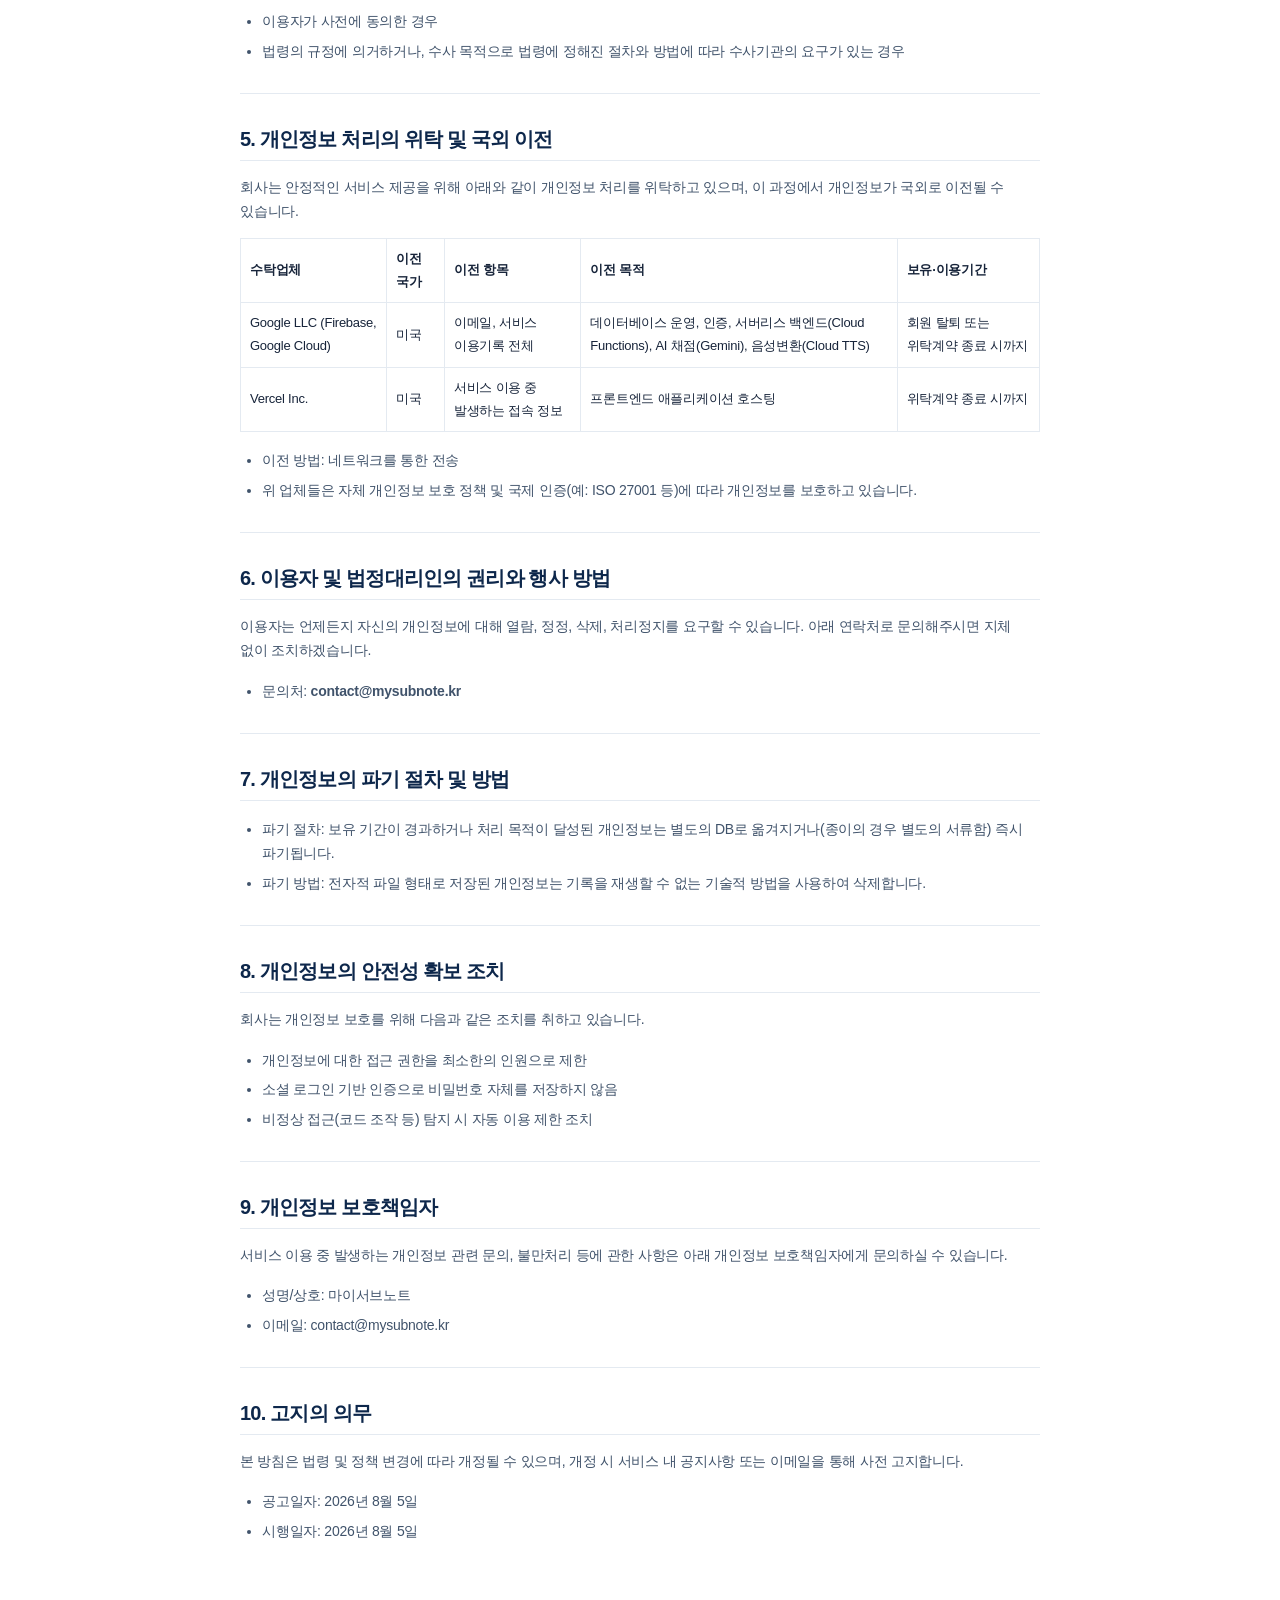
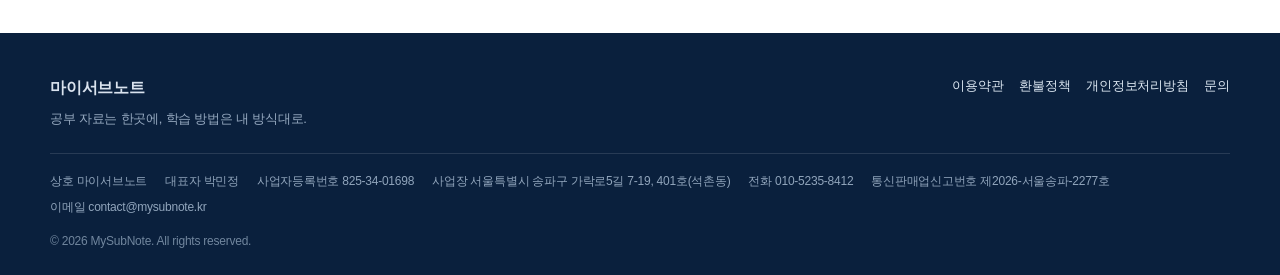
<file: privacy.html>
<!doctype html><html lang="ko"><head><meta charset="utf-8"><meta name="viewport" content="width=device-width,initial-scale=1"><title>개인정보처리방침 | 마이서브노트</title><link rel="stylesheet" href="styles.css"></head><body>
<header class="header">
  <div class="container nav">
    <a class="brand" href="index.html"><img src="assets/logo.png" alt="마이서브노트 심볼"><span class="brand-words"><strong>마이서브노트</strong><small aria-label="MYSUBNOTE"><span>M</span><span>Y</span><span>S</span><span>U</span><span>B</span><span>N</span><span>O</span><span>T</span><span>E</span></small></span></a>
    <button class="menu-toggle" type="button" aria-label="메뉴 열기" aria-expanded="false"><span></span><span></span><span></span></button>
    <nav class="navlinks" aria-label="주요 메뉴">
      <a href="index.html">소개</a>
      <a href="guide.html">주요 기능 보기</a>
      <a href="howto.html">사용가이드</a>
      <a href="pricing.html">요금제</a>
      <a href="support.html">고객센터</a>
      <button class="nav-cta app-notice-trigger" type="button" data-app-notice>마이서브노트 시작하기</button>
    </nav>
  </div>
</header>
<div class="container legal"><div class="eyebrow">LEGAL</div>

<h1>마이서브노트(MySubNote) 개인정보처리방침</h1>
<p>시행일자: 2026년 8월 5일</p>
<p>마이서브노트(이하 "회사" 또는 "서비스")는 「개인정보 보호법」 등 관련 법령을 준수하며, 이용자의 개인정보를 소중히 다루고 있습니다. 본 방침은 회사가 운영하는 마이서브노트(mysubnote.app, 이하 "서비스")를 통해 수집하는 개인정보의 처리 목적, 항목, 보유기간 및 이용자의 권리를 안내합니다.</p>
<hr/>
<h2>1. 수집하는 개인정보 항목 및 수집 방법</h2>
<h3>가. 회원가입 시 (소셜 로그인)</h3>
<p>서비스는 <strong>구글, 카카오, 네이버 소셜 로그인</strong>을 통해서만 회원가입을 받습니다. 로그인 과정에서 각 소셜 플랫폼으로부터 아래 정보를 제공받습니다.</p>
<ul>
<li>이메일 주소 (필수)</li>
</ul>
<p>관리자가 직접 생성하는 일부 계정의 경우 위와 별도로 이메일만으로 계정이 생성될 수 있습니다.</p>
<h3>나. 서비스 이용 과정에서 자동/추가로 생성·수집되는 정보</h3>
<ul>
<li>학습 이용 기록: 문제 풀이 기록, 복습 주기(SM-2) 데이터, 힌트/메모 작성 내용, 오답노트 등</li>
<li>크레딧 이용 내역: 채점·음성변환(TTS)·문서생성 등 기능 사용 시 차감되는 크레딧 사용 기록</li>
<li>서비스 등급(체험/베이직/프리미엄) 및 가입일, 이용 주기 정보</li>
<li>접속 로그, 접속 IP, 이용 기기 정보(OS, 브라우저 등) — 부정 이용 방지 및 서비스 안정성 확보 목적으로 자동 수집</li>
</ul>
<h3>다. 수집하지 않는 정보</h3>
<p>서비스는 이름, 전화번호, 생년월일, 주소 등의 개인정보는 회원가입 필수정보로 수집하지 않습니다. 유료 결제 시 카드번호 등 결제수단의 상세 정보는 전자결제대행(PG)사가 직접 처리하며 회사가 직접 저장하지 않습니다. 회사는 결제 승인·취소·환불 및 이용내역 확인에 필요한 거래 식별정보와 결제 결과 정보를 처리할 수 있습니다.</p>
<hr/>
<h2>2. 개인정보의 수집 및 이용 목적</h2>
<ol>
<li>회원 식별 및 서비스 이용에 따른 본인 확인</li>
<li>서비스 제공 (학습 지원 도구 제공: 문제풀이, 진도 관리, AI 채점, 음성변환, 크레딧 관리 등)</li>
<li>부정 이용 방지 (비정상적인 접근·코드 조작 탐지 및 이용 제한)</li>
<li>서비스 개선 및 통계 분석</li>
<li>공지사항 전달 (서비스 변경·중단·종료 등 운영상 중요 안내 포함), 문의 응대</li>
<li>(선택 동의 시) 이벤트·프로모션 등 마케팅 정보 제공 — 별도 동의한 이용자에 한하며, 동의하지 않아도 서비스 이용에 제한이 없습니다.</li>
</ol>
<hr/>
<h2>3. 개인정보의 보유 및 이용 기간</h2>
<ul>
<li>회원 탈퇴 시 관련 개인정보는 <strong>탈퇴일로부터 30일간 보관 후 지체 없이 파기</strong>합니다. (부정 탈퇴·재가입 악용 방지 목적)</li>
<li>단, 관계 법령에 따라 보존이 필요한 경우 해당 법령에서 정한 기간 동안 보관합니다. 유료 결제와 관련된 거래 기록은 「전자상거래 등에서의 소비자보호에 관한 법률」 등 관계 법령에서 정한 기간 동안 보관할 수 있습니다.</li>
</ul>
<hr/>
<h2>4. 개인정보의 제3자 제공</h2>
<p>회사는 이용자의 개인정보를 원칙적으로 외부에 제공하지 않습니다. 다만, 다음의 경우 예외로 합니다.</p>
<ul>
<li>이용자가 사전에 동의한 경우</li>
<li>법령의 규정에 의거하거나, 수사 목적으로 법령에 정해진 절차와 방법에 따라 수사기관의 요구가 있는 경우</li>
</ul>
<hr/>
<h2>5. 개인정보 처리의 위탁 및 국외 이전</h2>
<p>회사는 안정적인 서비스 제공을 위해 아래와 같이 개인정보 처리를 위탁하고 있으며, 이 과정에서 개인정보가 국외로 이전될 수 있습니다.</p>
<table>
<thead>
<tr>
<th>수탁업체</th>
<th>이전 국가</th>
<th>이전 항목</th>
<th>이전 목적</th>
<th>보유·이용기간</th>
</tr>
</thead>
<tbody>
<tr>
<td>Google LLC (Firebase, Google Cloud)</td>
<td>미국</td>
<td>이메일, 서비스 이용기록 전체</td>
<td>데이터베이스 운영, 인증, 서버리스 백엔드(Cloud Functions), AI 채점(Gemini), 음성변환(Cloud TTS)</td>
<td>회원 탈퇴 또는 위탁계약 종료 시까지</td>
</tr>
<tr>
<td>Vercel Inc.</td>
<td>미국</td>
<td>서비스 이용 중 발생하는 접속 정보</td>
<td>프론트엔드 애플리케이션 호스팅</td>
<td>위탁계약 종료 시까지</td>
</tr>
</tbody>
</table>
<ul>
<li>이전 방법: 네트워크를 통한 전송</li>
<li>위 업체들은 자체 개인정보 보호 정책 및 국제 인증(예: ISO 27001 등)에 따라 개인정보를 보호하고 있습니다.</li>
</ul>
<hr/>
<h2>6. 이용자 및 법정대리인의 권리와 행사 방법</h2>
<p>이용자는 언제든지 자신의 개인정보에 대해 열람, 정정, 삭제, 처리정지를 요구할 수 있습니다. 아래 연락처로 문의해주시면 지체 없이 조치하겠습니다.</p>
<ul>
<li>문의처: <strong>contact@mysubnote.kr</strong></li>
</ul>
<hr/>
<h2>7. 개인정보의 파기 절차 및 방법</h2>
<ul>
<li>파기 절차: 보유 기간이 경과하거나 처리 목적이 달성된 개인정보는 별도의 DB로 옮겨지거나(종이의 경우 별도의 서류함) 즉시 파기됩니다.</li>
<li>파기 방법: 전자적 파일 형태로 저장된 개인정보는 기록을 재생할 수 없는 기술적 방법을 사용하여 삭제합니다.</li>
</ul>
<hr/>
<h2>8. 개인정보의 안전성 확보 조치</h2>
<p>회사는 개인정보 보호를 위해 다음과 같은 조치를 취하고 있습니다.</p>
<ul>
<li>개인정보에 대한 접근 권한을 최소한의 인원으로 제한</li>
<li>소셜 로그인 기반 인증으로 비밀번호 자체를 저장하지 않음</li>
<li>비정상 접근(코드 조작 등) 탐지 시 자동 이용 제한 조치</li>
</ul>
<hr/>
<h2>9. 개인정보 보호책임자</h2>
<p>서비스 이용 중 발생하는 개인정보 관련 문의, 불만처리 등에 관한 사항은 아래 개인정보 보호책임자에게 문의하실 수 있습니다.</p>
<ul>
<li>성명/상호: 마이서브노트</li>
<li>이메일: contact@mysubnote.kr</li>
</ul>
<hr/>
<h2>10. 고지의 의무</h2>
<p>본 방침은 법령 및 정책 변경에 따라 개정될 수 있으며, 개정 시 서비스 내 공지사항 또는 이메일을 통해 사전 고지합니다.</p>
<ul>
<li>공고일자: 2026년 8월 5일</li>
<li>시행일자: 2026년 8월 5일</li>
</ul>

</div>
<footer class="site-footer"><div class="container"><div class="footer-top"><div><b>마이서브노트</b><div style="color:#96a9c0;margin-top:6px;font-size:13px">공부 자료는 한곳에, 학습 방법은 내 방식대로.</div></div><div class="footer-links"><a href="terms.html">이용약관</a><a href="refund.html">환불정책</a><a href="privacy.html">개인정보처리방침</a><span>문의</span></div></div><div class="business"><span>상호 마이서브노트</span><span>대표자 박민정</span><span>사업자등록번호 825-34-01698</span><span>사업장 서울특별시 송파구 가락로5길 7-19, 401호(석촌동)</span><span>전화 010-5235-8412</span><span>통신판매업신고번호 제2026-서울송파-2277호</span><span>이메일 contact@mysubnote.kr</span></div><div class="copyright">© 2026 MySubNote. All rights reserved.</div></div></footer><script src="script.js"></script>
</body></html>
</file>
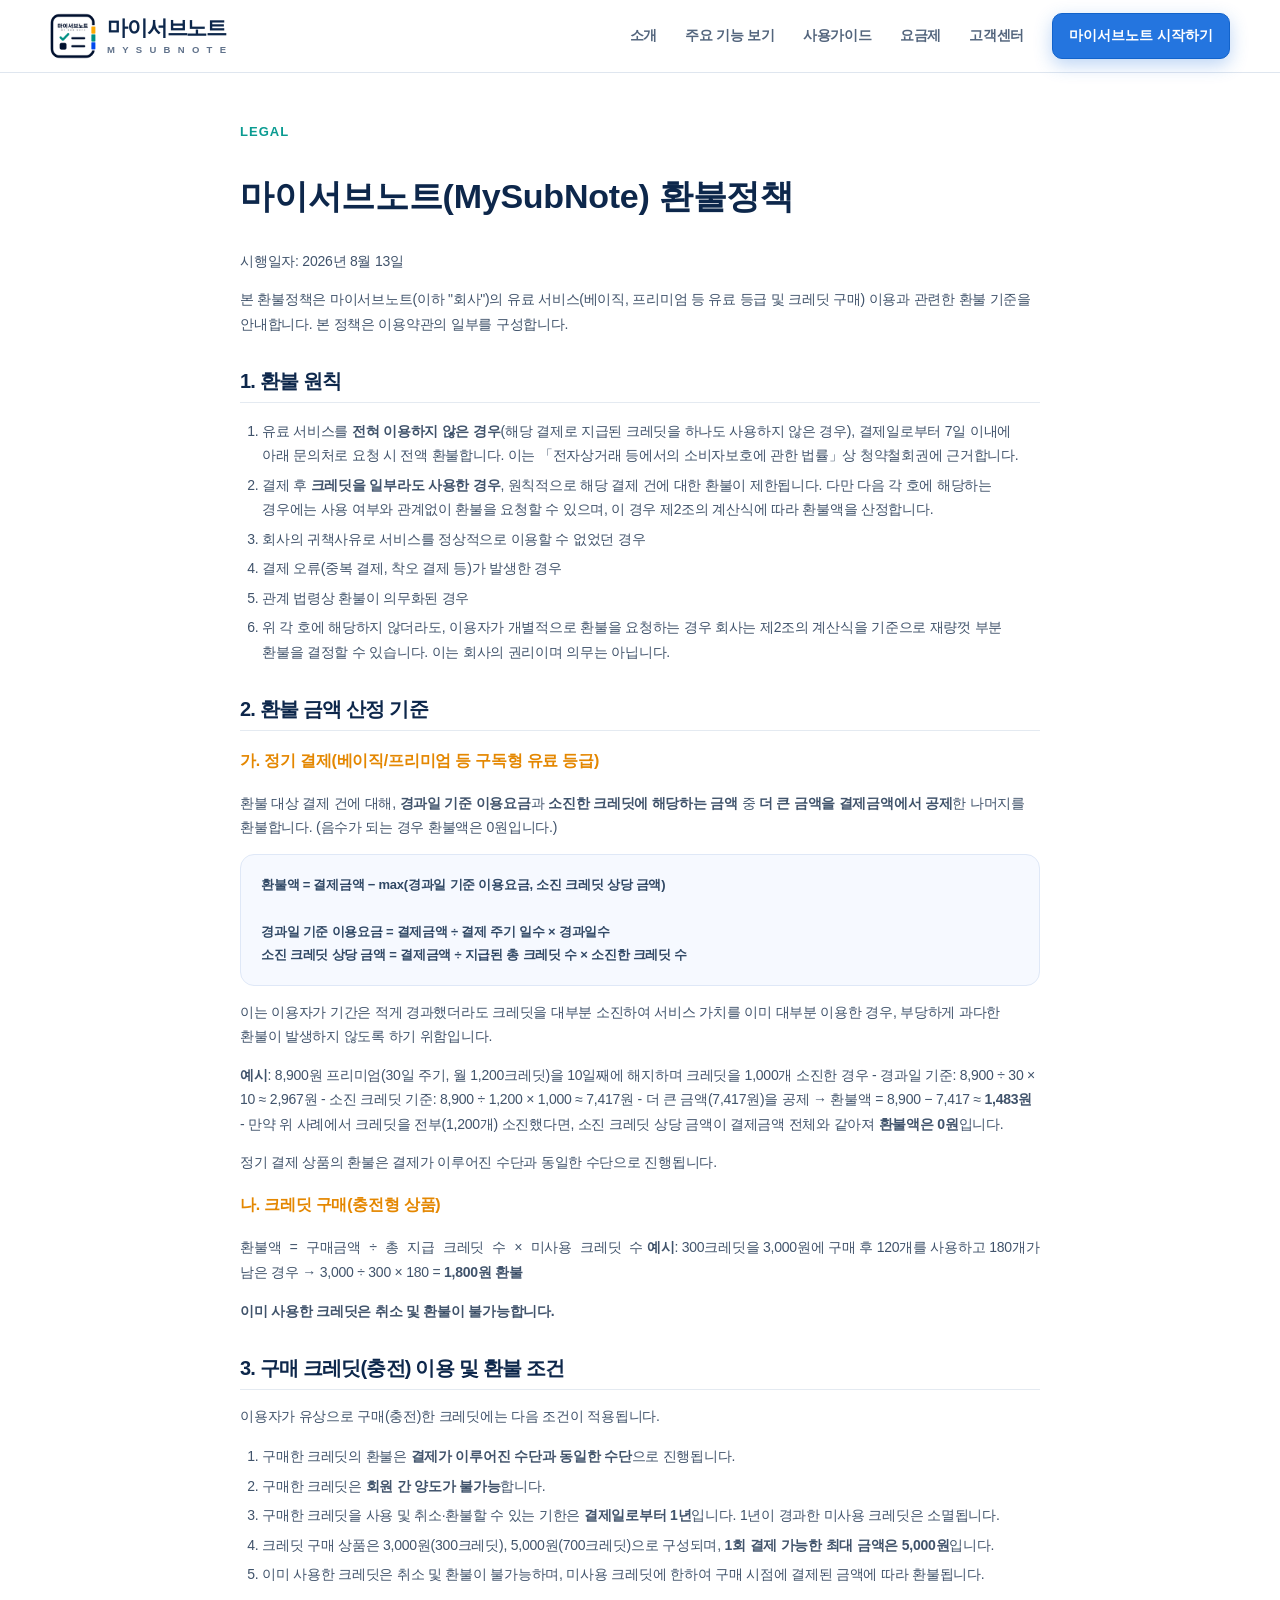
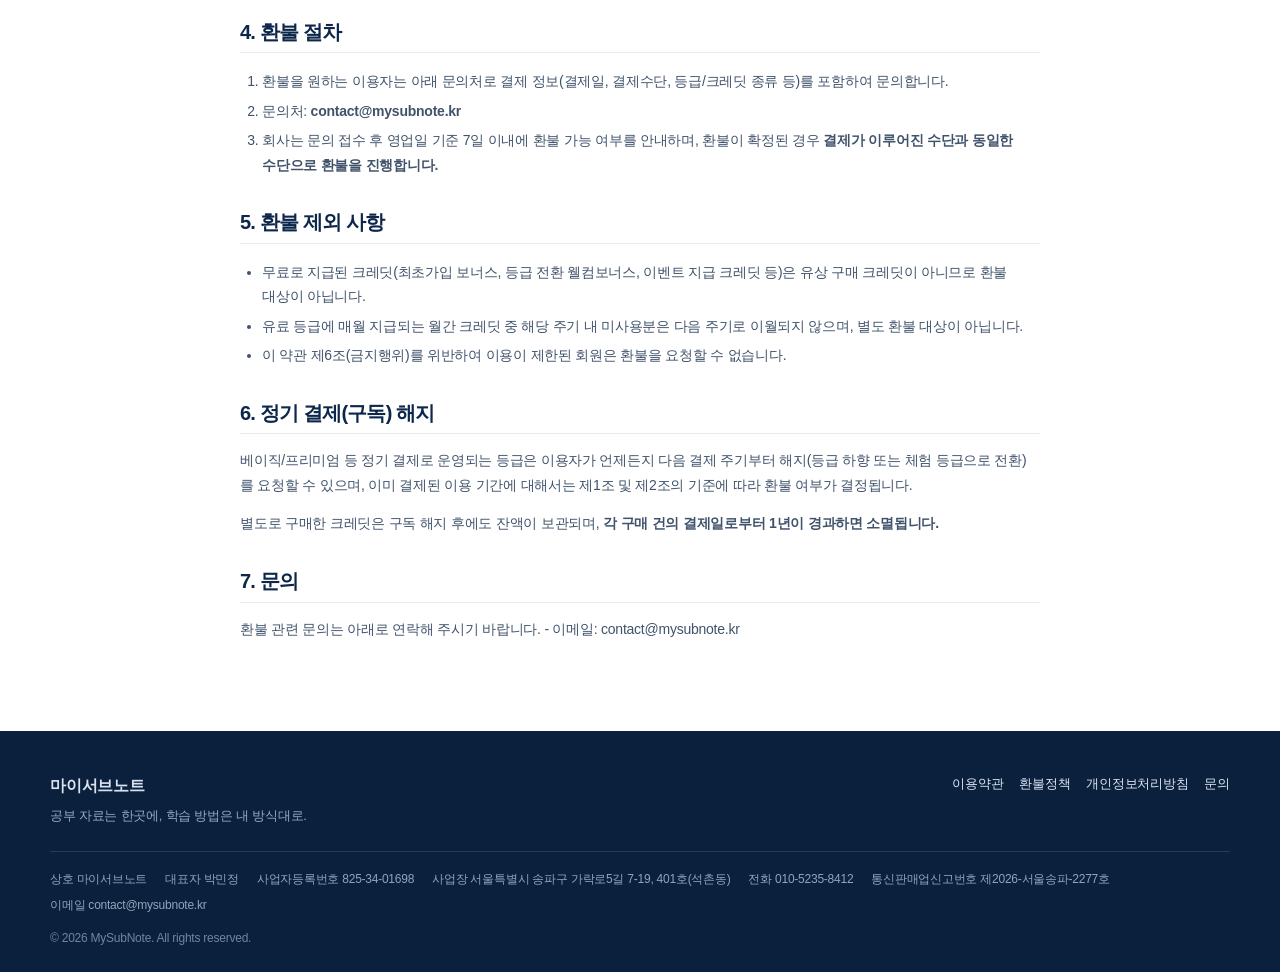
<file: refund.html>
<!doctype html><html lang="ko"><head><meta charset="utf-8"><meta name="viewport" content="width=device-width,initial-scale=1"><title>환불정책 | 마이서브노트</title><link rel="stylesheet" href="styles.css"></head><body>
<header class="header">
  <div class="container nav">
    <a class="brand" href="index.html"><img src="assets/logo.png" alt="마이서브노트 심볼"><span class="brand-words"><strong>마이서브노트</strong><small aria-label="MYSUBNOTE"><span>M</span><span>Y</span><span>S</span><span>U</span><span>B</span><span>N</span><span>O</span><span>T</span><span>E</span></small></span></a>
    <button class="menu-toggle" type="button" aria-label="메뉴 열기" aria-expanded="false"><span></span><span></span><span></span></button>
    <nav class="navlinks" aria-label="주요 메뉴">
      <a href="index.html">소개</a>
      <a href="guide.html">주요 기능 보기</a>
      <a href="howto.html">사용가이드</a>
      <a href="pricing.html">요금제</a>
      <a href="support.html">고객센터</a>
      <button class="nav-cta app-notice-trigger" type="button" data-app-notice>마이서브노트 시작하기</button>
    </nav>
  </div>
</header>
<div class="container legal"><div class="eyebrow">LEGAL</div>

<h1>마이서브노트(MySubNote) 환불정책</h1>
<p>시행일자: 2026년 8월 13일</p>
<p>본 환불정책은 마이서브노트(이하 "회사")의 유료 서비스(베이직, 프리미엄 등 유료 등급 및 크레딧 구매) 이용과 관련한 환불 기준을 안내합니다. 본 정책은 이용약관의 일부를 구성합니다.</p>
<h2>1. 환불 원칙</h2>
<ol>
<li>유료 서비스를 <strong>전혀 이용하지 않은 경우</strong>(해당 결제로 지급된 크레딧을 하나도 사용하지 않은 경우), 결제일로부터 7일 이내에 아래 문의처로 요청 시 전액 환불합니다. 이는 「전자상거래 등에서의 소비자보호에 관한 법률」상 청약철회권에 근거합니다.</li>
<li>결제 후 <strong>크레딧을 일부라도 사용한 경우</strong>, 원칙적으로 해당 결제 건에 대한 환불이 제한됩니다. 다만 다음 각 호에 해당하는 경우에는 사용 여부와 관계없이 환불을 요청할 수 있으며, 이 경우 제2조의 계산식에 따라 환불액을 산정합니다.</li>
<li>회사의 귀책사유로 서비스를 정상적으로 이용할 수 없었던 경우</li>
<li>결제 오류(중복 결제, 착오 결제 등)가 발생한 경우</li>
<li>관계 법령상 환불이 의무화된 경우</li>
<li>위 각 호에 해당하지 않더라도, 이용자가 개별적으로 환불을 요청하는 경우 회사는 제2조의 계산식을 기준으로 재량껏 부분 환불을 결정할 수 있습니다. 이는 회사의 권리이며 의무는 아닙니다.</li>
</ol>
<h2>2. 환불 금액 산정 기준</h2>
<h3>가. 정기 결제(베이직/프리미엄 등 구독형 유료 등급)</h3>
<p>환불 대상 결제 건에 대해, <strong>경과일 기준 이용요금</strong>과 <strong>소진한 크레딧에 해당하는 금액</strong> 중 <strong>더 큰 금액을 결제금액에서 공제</strong>한 나머지를 환불합니다. (음수가 되는 경우 환불액은 0원입니다.)</p>
<pre class="refund-formula">환불액 = 결제금액 − max(경과일 기준 이용요금, 소진 크레딧 상당 금액)

경과일 기준 이용요금 = 결제금액 ÷ 결제 주기 일수 × 경과일수
소진 크레딧 상당 금액 = 결제금액 ÷ 지급된 총 크레딧 수 × 소진한 크레딧 수</pre>
<p>이는 이용자가 기간은 적게 경과했더라도 크레딧을 대부분 소진하여 서비스 가치를 이미 대부분 이용한 경우, 부당하게 과다한 환불이 발생하지 않도록 하기 위함입니다.</p>
<p><strong>예시</strong>: 8,900원 프리미엄(30일 주기, 월 1,200크레딧)을 10일째에 해지하며 크레딧을 1,000개 소진한 경우
- 경과일 기준: 8,900 ÷ 30 × 10 ≈ 2,967원
- 소진 크레딧 기준: 8,900 ÷ 1,200 × 1,000 ≈ 7,417원
- 더 큰 금액(7,417원)을 공제 → 환불액 = 8,900 − 7,417 ≈ <strong>1,483원</strong>
- 만약 위 사례에서 크레딧을 전부(1,200개) 소진했다면, 소진 크레딧 상당 금액이 결제금액 전체와 같아져 <strong>환불액은 0원</strong>입니다.</p>
<p>정기 결제 상품의 환불은 결제가 이루어진 수단과 동일한 수단으로 진행됩니다.</p>
<h3>나. 크레딧 구매(충전형 상품)</h3>
<p><code>환불액 = 구매금액 ÷ 총 지급 크레딧 수 × 미사용 크레딧 수</code>
<strong>예시</strong>: 300크레딧을 3,000원에 구매 후 120개를 사용하고 180개가 남은 경우 → 3,000 ÷ 300 × 180 = <strong>1,800원 환불</strong></p>
<p><strong>이미 사용한 크레딧은 취소 및 환불이 불가능합니다.</strong></p>
<h2>3. 구매 크레딧(충전) 이용 및 환불 조건</h2>
<p>이용자가 유상으로 구매(충전)한 크레딧에는 다음 조건이 적용됩니다.</p>
<ol>
<li>구매한 크레딧의 환불은 <strong>결제가 이루어진 수단과 동일한 수단</strong>으로 진행됩니다.</li>
<li>구매한 크레딧은 <strong>회원 간 양도가 불가능</strong>합니다.</li>
<li>구매한 크레딧을 사용 및 취소·환불할 수 있는 기한은 <strong>결제일로부터 1년</strong>입니다. 1년이 경과한 미사용 크레딧은 소멸됩니다.</li>
<li>크레딧 구매 상품은 3,000원(300크레딧), 5,000원(700크레딧)으로 구성되며, <strong>1회 결제 가능한 최대 금액은 5,000원</strong>입니다.</li>
<li>이미 사용한 크레딧은 취소 및 환불이 불가능하며, 미사용 크레딧에 한하여 구매 시점에 결제된 금액에 따라 환불됩니다.</li>
</ol>
<h2>4. 환불 절차</h2>
<ol>
<li>환불을 원하는 이용자는 아래 문의처로 결제 정보(결제일, 결제수단, 등급/크레딧 종류 등)를 포함하여 문의합니다.</li>
<li>문의처: <strong>contact@mysubnote.kr</strong></li>
<li>회사는 문의 접수 후 영업일 기준 7일 이내에 환불 가능 여부를 안내하며, 환불이 확정된 경우 <strong>결제가 이루어진 수단과 동일한 수단으로 환불을 진행합니다.</strong></li>
</ol>
<h2>5. 환불 제외 사항</h2>
<ul>
<li>무료로 지급된 크레딧(최초가입 보너스, 등급 전환 웰컴보너스, 이벤트 지급 크레딧 등)은 유상 구매 크레딧이 아니므로 환불 대상이 아닙니다.</li>
<li>유료 등급에 매월 지급되는 월간 크레딧 중 해당 주기 내 미사용분은 다음 주기로 이월되지 않으며, 별도 환불 대상이 아닙니다.</li>
<li>이 약관 제6조(금지행위)를 위반하여 이용이 제한된 회원은 환불을 요청할 수 없습니다.</li>
</ul>
<h2>6. 정기 결제(구독) 해지</h2>
<p>베이직/프리미엄 등 정기 결제로 운영되는 등급은 이용자가 언제든지 다음 결제 주기부터 해지(등급 하향 또는 체험 등급으로 전환)를 요청할 수 있으며, 이미 결제된 이용 기간에 대해서는 제1조 및 제2조의 기준에 따라 환불 여부가 결정됩니다.</p><p>별도로 구매한 크레딧은 구독 해지 후에도 잔액이 보관되며, <strong>각 구매 건의 결제일로부터 1년이 경과하면 소멸됩니다.</strong></p>
<h2>7. 문의</h2>
<p>환불 관련 문의는 아래로 연락해 주시기 바랍니다.
- 이메일: contact@mysubnote.kr</p>

</div>
<footer class="site-footer"><div class="container"><div class="footer-top"><div><b>마이서브노트</b><div style="color:#96a9c0;margin-top:6px;font-size:13px">공부 자료는 한곳에, 학습 방법은 내 방식대로.</div></div><div class="footer-links"><a href="terms.html">이용약관</a><a href="refund.html">환불정책</a><a href="privacy.html">개인정보처리방침</a><span>문의</span></div></div><div class="business"><span>상호 마이서브노트</span><span>대표자 박민정</span><span>사업자등록번호 825-34-01698</span><span>사업장 서울특별시 송파구 가락로5길 7-19, 401호(석촌동)</span><span>전화 010-5235-8412</span><span>통신판매업신고번호 제2026-서울송파-2277호</span><span>이메일 contact@mysubnote.kr</span></div><div class="copyright">© 2026 MySubNote. All rights reserved.</div></div></footer><script src="script.js"></script>
</body></html>
</file>
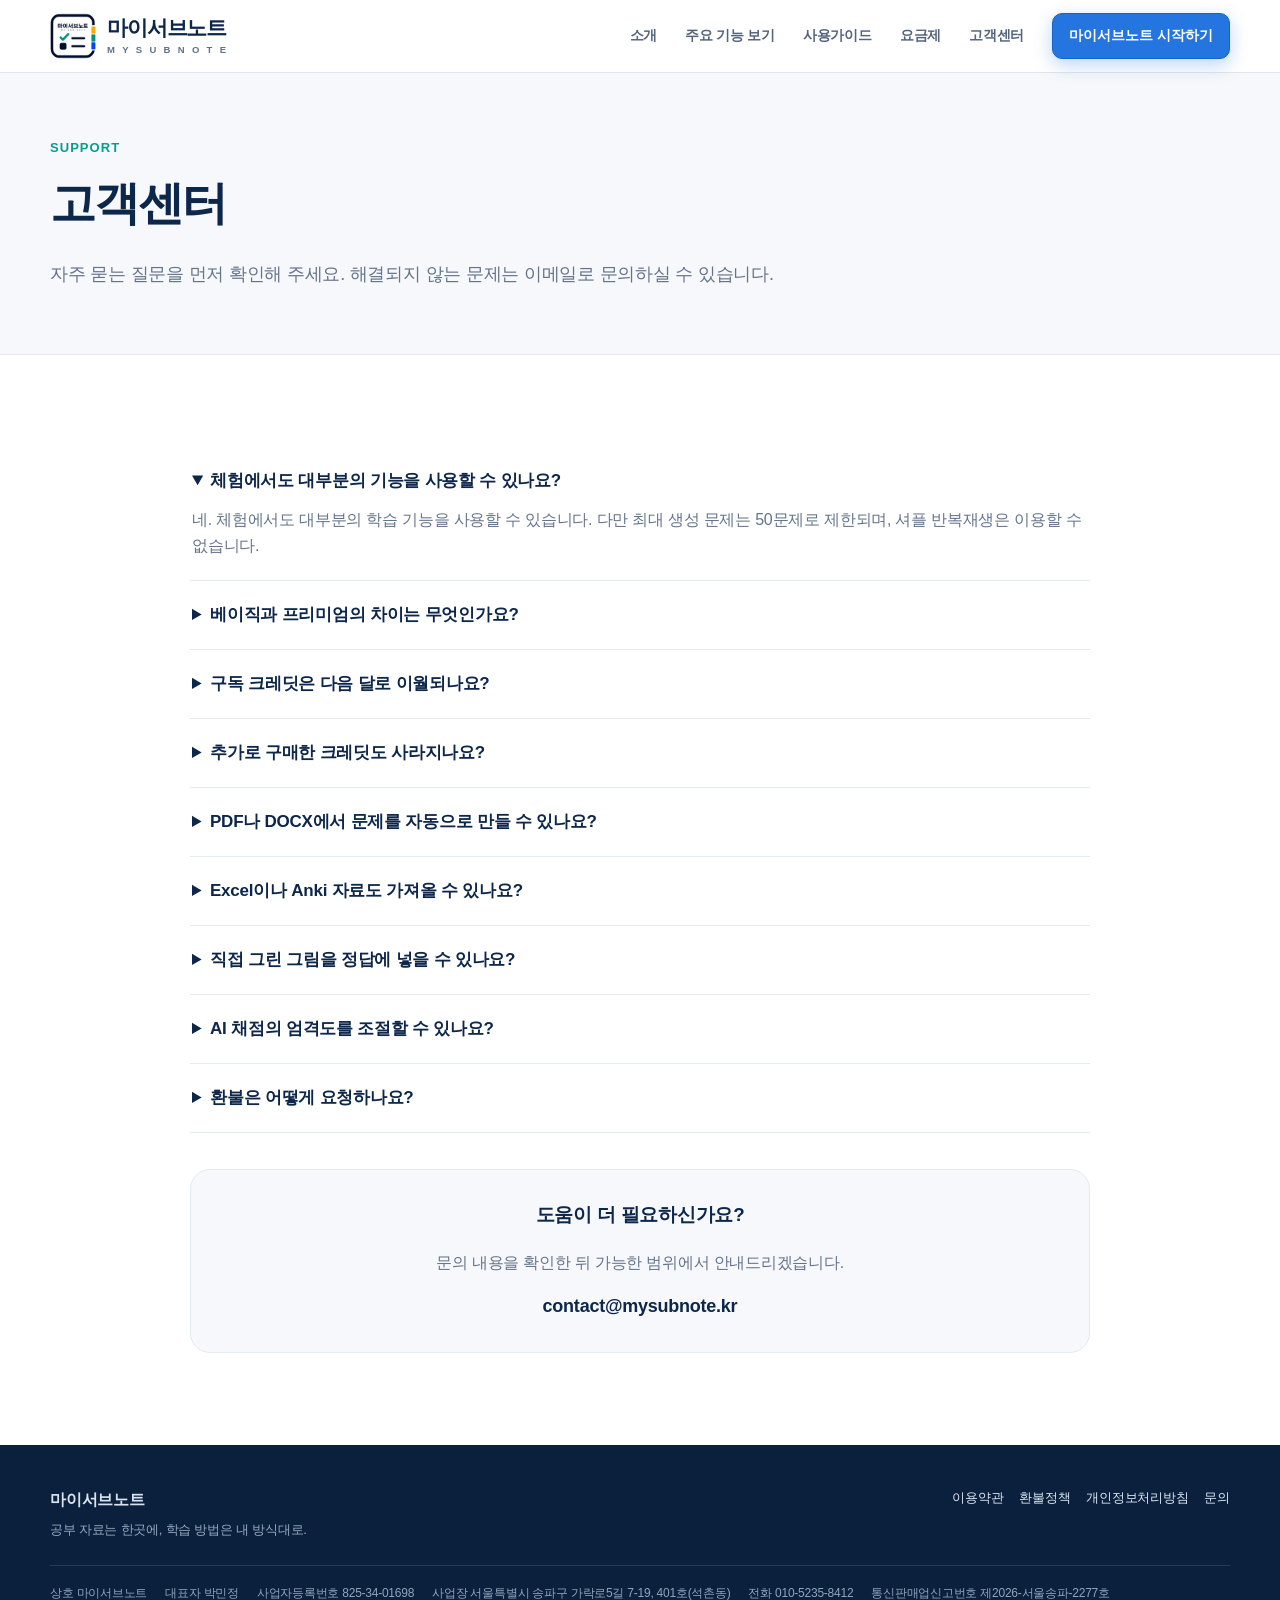
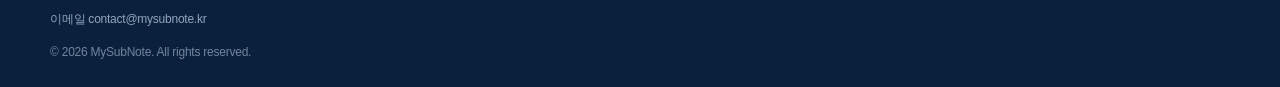
<file: support.html>
<!doctype html><html lang="ko"><head><meta charset="utf-8"><meta name="viewport" content="width=device-width,initial-scale=1"><title>고객센터 | 마이서브노트</title><link rel="stylesheet" href="styles.css"></head><body>
<header class="header">
  <div class="container nav">
    <a class="brand" href="index.html"><img src="assets/logo.png" alt="마이서브노트 심볼"><span class="brand-words"><strong>마이서브노트</strong><small aria-label="MYSUBNOTE"><span>M</span><span>Y</span><span>S</span><span>U</span><span>B</span><span>N</span><span>O</span><span>T</span><span>E</span></small></span></a>
    <button class="menu-toggle" type="button" aria-label="메뉴 열기" aria-expanded="false"><span></span><span></span><span></span></button>
    <nav class="navlinks" aria-label="주요 메뉴">
      <a href="index.html">소개</a>
      <a href="guide.html">주요 기능 보기</a>
      <a href="howto.html">사용가이드</a>
      <a href="pricing.html">요금제</a>
      <a href="support.html">고객센터</a>
      <button class="nav-cta app-notice-trigger" type="button" data-app-notice>마이서브노트 시작하기</button>
    </nav>
  </div>
</header>

<section class="page-hero"><div class="container"><div class="eyebrow">SUPPORT</div><h1>고객센터</h1><p>자주 묻는 질문을 먼저 확인해 주세요. 해결되지 않는 문제는 이메일로 문의하실 수 있습니다.</p></div></section>
<main><section class="section"><div class="container faq">
<details open><summary>체험에서도 대부분의 기능을 사용할 수 있나요?</summary><p>네. 체험에서도 대부분의 학습 기능을 사용할 수 있습니다. 다만 최대 생성 문제는 50문제로 제한되며, 셔플 반복재생은 이용할 수 없습니다.</p></details>
<details><summary>베이직과 프리미엄의 차이는 무엇인가요?</summary><p>베이직은 30일마다 300 구독 크레딧, 프리미엄은 1,200 구독 크레딧이 제공됩니다. 최초 전환 시 베이직은 200, 프리미엄은 300 웰컴보너스 크레딧이 추가 지급됩니다. 학습 기능은 두 등급이 동일하며, 차이는 제공되는 크레딧 양뿐입니다.</p></details>
<details><summary>구독 크레딧은 다음 달로 이월되나요?</summary><p>아니요. 구독 크레딧은 30일마다 요금제에 정해진 수량으로 갱신되며 남은 수량은 다음 주기로 이월되지 않습니다.</p></details>
<details><summary>추가로 구매한 크레딧도 사라지나요?</summary><p>구매 크레딧은 누적·이월됩니다. 구독 취소 후에도 보관되지만, 구독 취소 후 1년 동안 재구독하지 않으면 남은 구매 크레딧은 소멸됩니다.</p></details>
<details><summary>PDF나 DOCX에서 문제를 자동으로 만들 수 있나요?</summary><p>문서로 자동생성 기능을 이용할 수 있습니다. 이미지로만 구성된 표·그림이나 스캔본은 텍스트 인식이 되지 않아 문제 생성에서 제외될 수 있습니다.</p></details>
<details><summary>Excel이나 Anki 자료도 가져올 수 있나요?</summary><p>네. 규칙에 맞춰 정리된 Excel 파일을 일괄 등록할 수 있으며, Anki 파일의 덱과 이미지·오디오도 가져올 수 있습니다.</p></details>
<details><summary>직접 그린 그림을 정답에 넣을 수 있나요?</summary><p>네. 스케치에서 직접 그린 내용을 정답 편집에 삽입할 수 있습니다. PC에서는 화면 캡처 이미지를 Ctrl + V로 붙여넣어 참고 이미지로 추가할 수도 있습니다.</p></details>
<details><summary>AI 채점의 엄격도를 조절할 수 있나요?</summary><p>네. 설정에서 채점 엄격도를 조절하여 학습 목적에 맞는 기준으로 채점할 수 있습니다.</p></details>
<details><summary>환불은 어떻게 요청하나요?</summary><p>환불정책에 따른 기준으로 처리하며, 결제 정보와 함께 contact@mysubnote.kr로 문의해 주세요.</p></details>
</div>
<div class="contactbox"><h3 style="margin-top:0;color:var(--navy)">도움이 더 필요하신가요?</h3><p style="color:var(--muted)">문의 내용을 확인한 뒤 가능한 범위에서 안내드리겠습니다.</p><div class="contact-email">contact@mysubnote.kr</div></div>
</section></main>
<footer class="site-footer">
  <div class="container">
    <div class="footer-top">
      <div><b>마이서브노트</b><div style="color:#96a9c0;margin-top:6px;font-size:13px">공부 자료는 한곳에, 학습 방법은 내 방식대로.</div></div>
      <div class="footer-links">
        <a href="terms.html">이용약관</a><a href="refund.html">환불정책</a><a href="privacy.html">개인정보처리방침</a><span>문의</span>
      </div>
    </div>
    <div class="business"><span>상호 마이서브노트</span><span>대표자 박민정</span><span>사업자등록번호 825-34-01698</span><span>사업장 서울특별시 송파구 가락로5길 7-19, 401호(석촌동)</span><span>전화 010-5235-8412</span><span>통신판매업신고번호 제2026-서울송파-2277호</span><span>이메일 contact@mysubnote.kr</span></div>
    <div class="copyright">© 2026 MySubNote. All rights reserved.</div>
  </div>
</footer>
<script src="script.js"></script>
</body></html>
</file>
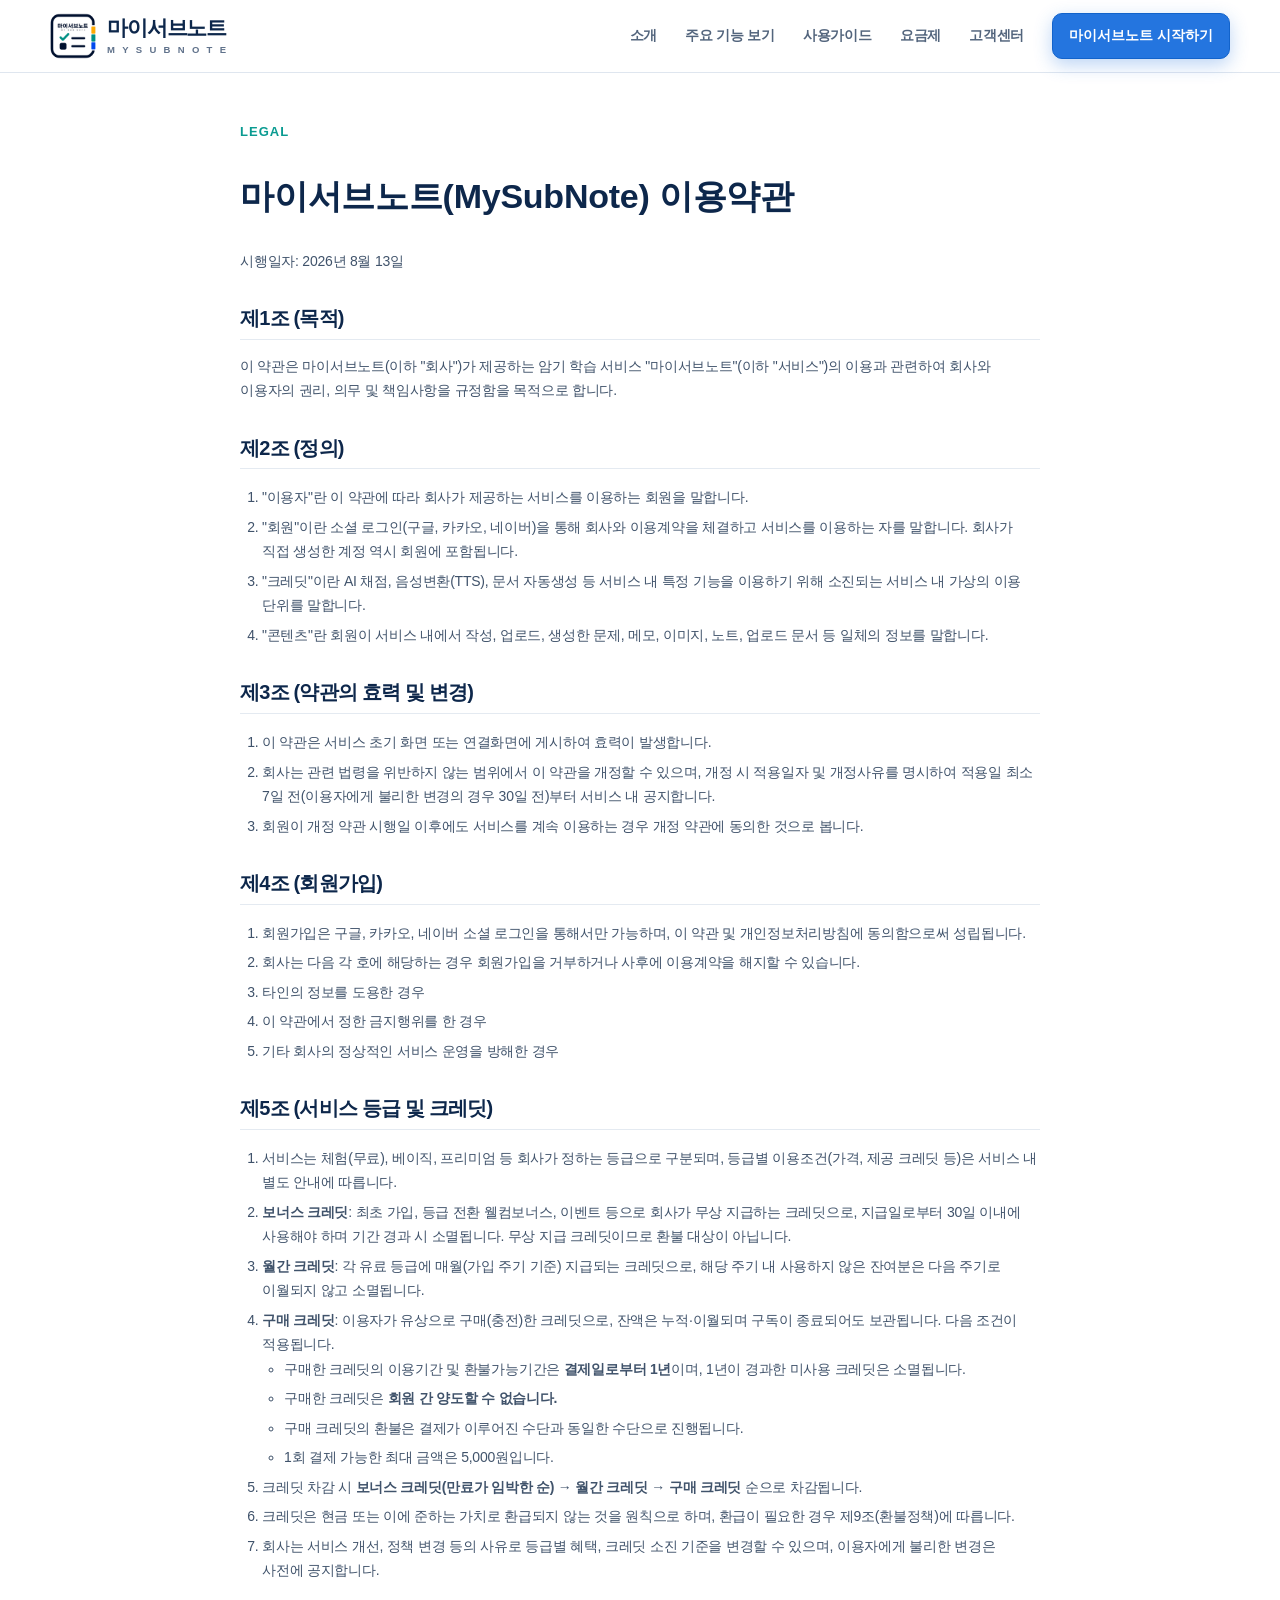
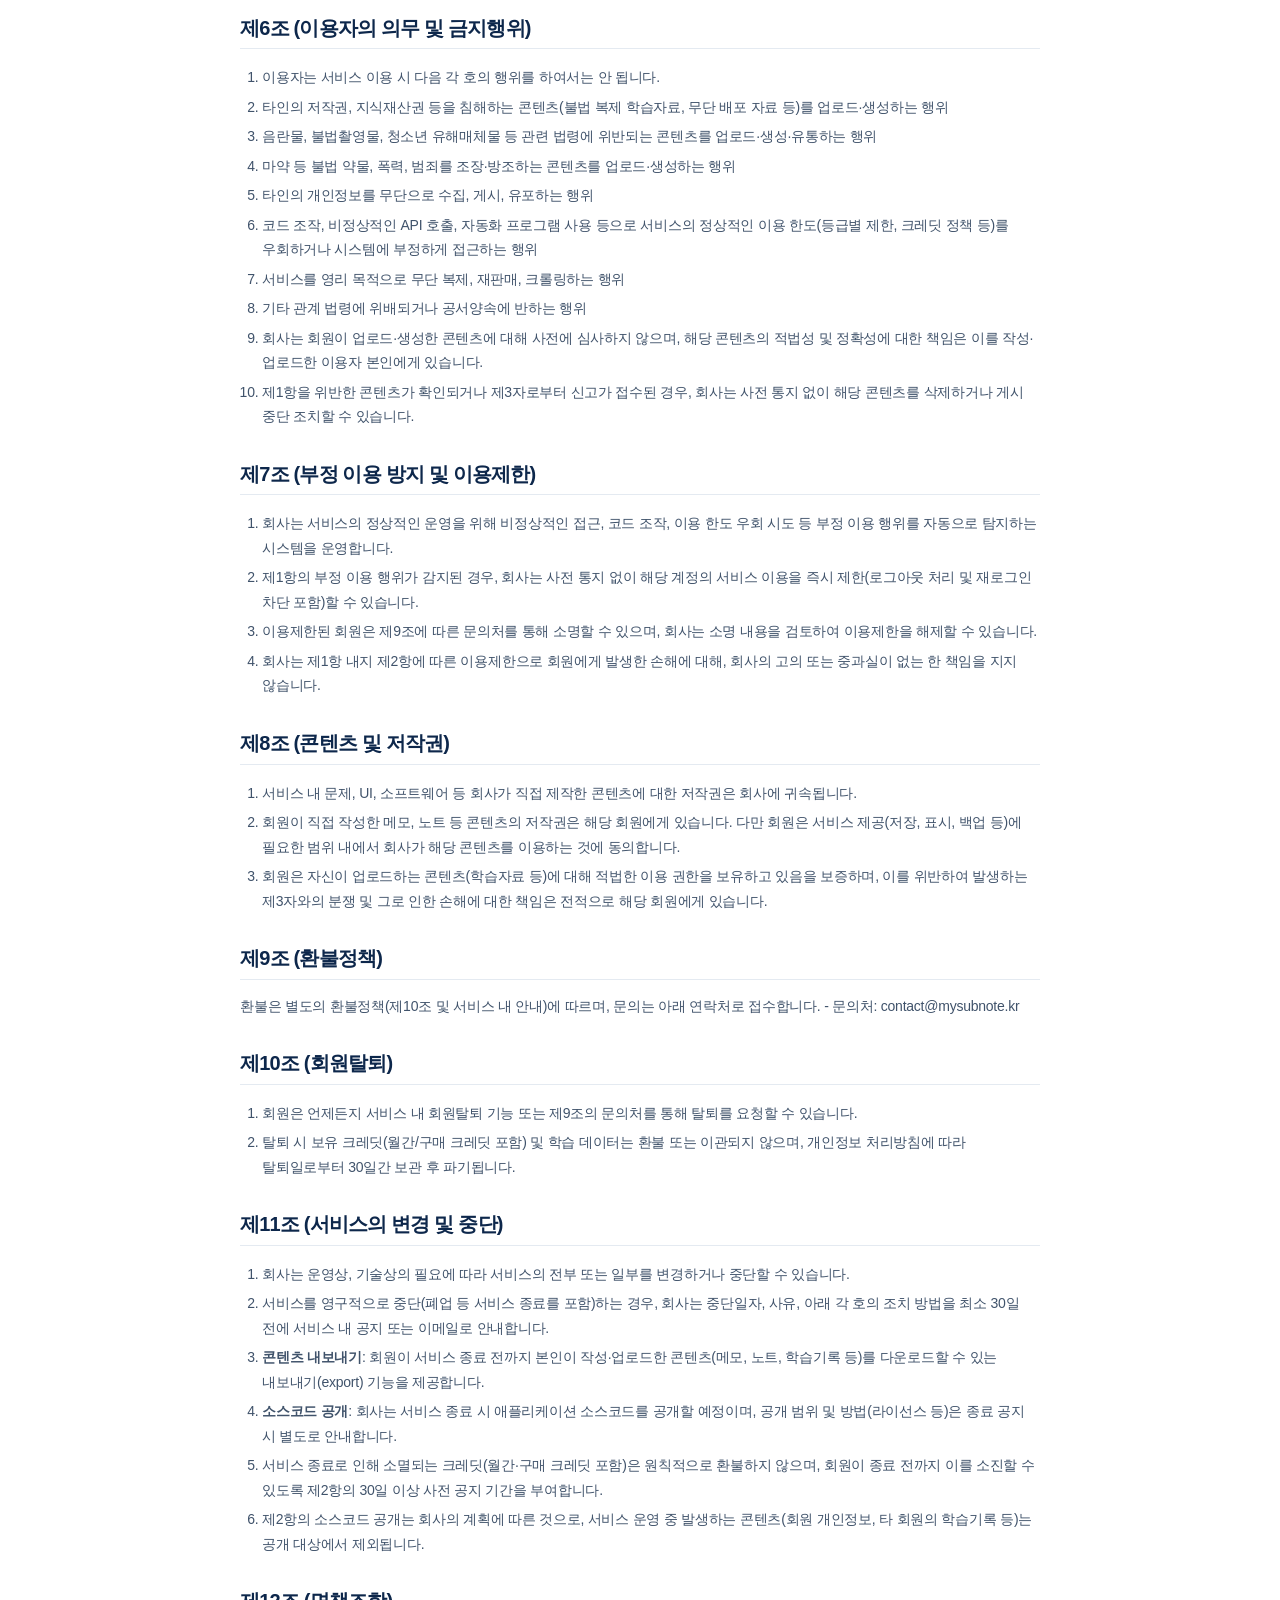
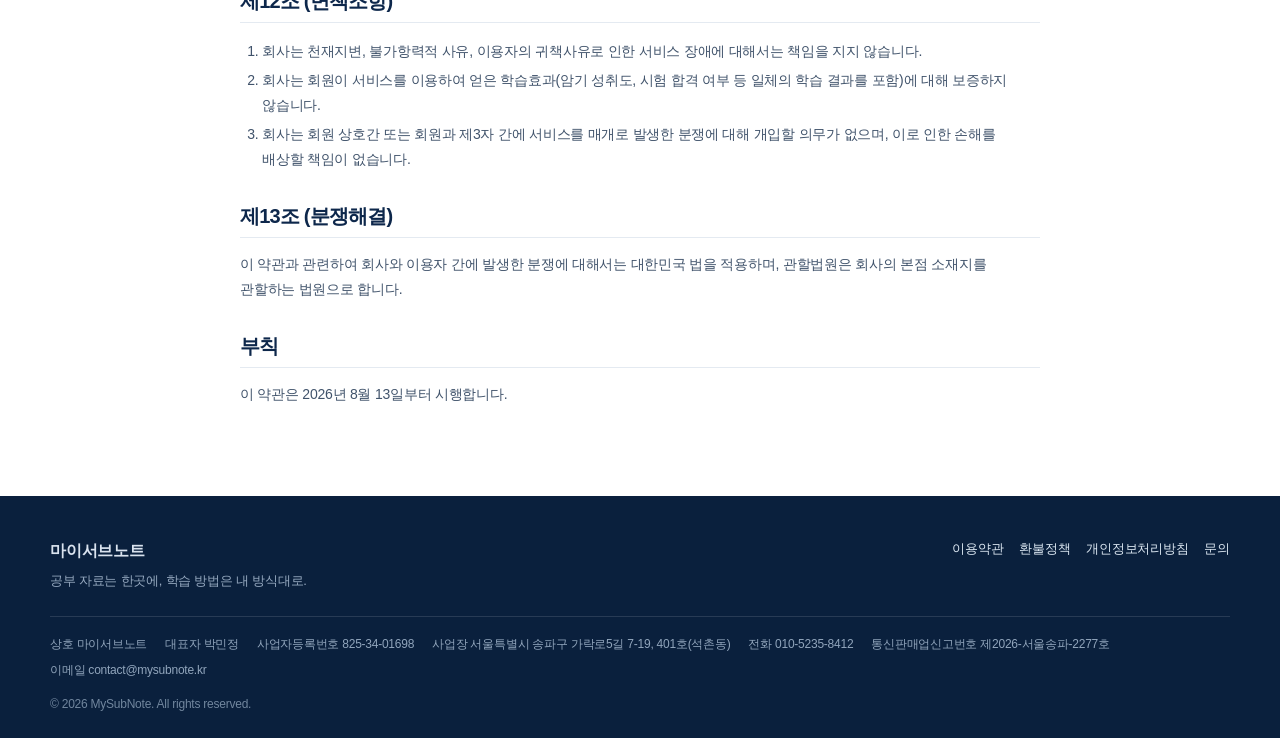
<file: terms.html>
<!doctype html><html lang="ko"><head><meta charset="utf-8"><meta name="viewport" content="width=device-width,initial-scale=1"><title>이용약관 | 마이서브노트</title><link rel="stylesheet" href="styles.css"></head><body>
<header class="header">
  <div class="container nav">
    <a class="brand" href="index.html"><img src="assets/logo.png" alt="마이서브노트 심볼"><span class="brand-words"><strong>마이서브노트</strong><small aria-label="MYSUBNOTE"><span>M</span><span>Y</span><span>S</span><span>U</span><span>B</span><span>N</span><span>O</span><span>T</span><span>E</span></small></span></a>
    <button class="menu-toggle" type="button" aria-label="메뉴 열기" aria-expanded="false"><span></span><span></span><span></span></button>
    <nav class="navlinks" aria-label="주요 메뉴">
      <a href="index.html">소개</a>
      <a href="guide.html">주요 기능 보기</a>
      <a href="howto.html">사용가이드</a>
      <a href="pricing.html">요금제</a>
      <a href="support.html">고객센터</a>
      <button class="nav-cta app-notice-trigger" type="button" data-app-notice>마이서브노트 시작하기</button>
    </nav>
  </div>
</header>
<div class="container legal"><div class="eyebrow">LEGAL</div>

<h1>마이서브노트(MySubNote) 이용약관</h1>
<p>시행일자: 2026년 8월 13일</p>
<h2>제1조 (목적)</h2>
<p>이 약관은 마이서브노트(이하 "회사")가 제공하는 암기 학습 서비스 "마이서브노트"(이하 "서비스")의 이용과 관련하여 회사와 이용자의 권리, 의무 및 책임사항을 규정함을 목적으로 합니다.</p>
<h2>제2조 (정의)</h2>
<ol>
<li>"이용자"란 이 약관에 따라 회사가 제공하는 서비스를 이용하는 회원을 말합니다.</li>
<li>"회원"이란 소셜 로그인(구글, 카카오, 네이버)을 통해 회사와 이용계약을 체결하고 서비스를 이용하는 자를 말합니다. 회사가 직접 생성한 계정 역시 회원에 포함됩니다.</li>
<li>"크레딧"이란 AI 채점, 음성변환(TTS), 문서 자동생성 등 서비스 내 특정 기능을 이용하기 위해 소진되는 서비스 내 가상의 이용 단위를 말합니다.</li>
<li>"콘텐츠"란 회원이 서비스 내에서 작성, 업로드, 생성한 문제, 메모, 이미지, 노트, 업로드 문서 등 일체의 정보를 말합니다.</li>
</ol>
<h2>제3조 (약관의 효력 및 변경)</h2>
<ol>
<li>이 약관은 서비스 초기 화면 또는 연결화면에 게시하여 효력이 발생합니다.</li>
<li>회사는 관련 법령을 위반하지 않는 범위에서 이 약관을 개정할 수 있으며, 개정 시 적용일자 및 개정사유를 명시하여 적용일 최소 7일 전(이용자에게 불리한 변경의 경우 30일 전)부터 서비스 내 공지합니다.</li>
<li>회원이 개정 약관 시행일 이후에도 서비스를 계속 이용하는 경우 개정 약관에 동의한 것으로 봅니다.</li>
</ol>
<h2>제4조 (회원가입)</h2>
<ol>
<li>회원가입은 구글, 카카오, 네이버 소셜 로그인을 통해서만 가능하며, 이 약관 및 개인정보처리방침에 동의함으로써 성립됩니다.</li>
<li>회사는 다음 각 호에 해당하는 경우 회원가입을 거부하거나 사후에 이용계약을 해지할 수 있습니다.</li>
<li>타인의 정보를 도용한 경우</li>
<li>이 약관에서 정한 금지행위를 한 경우</li>
<li>기타 회사의 정상적인 서비스 운영을 방해한 경우</li>
</ol>
<h2>제5조 (서비스 등급 및 크레딧)</h2>
<ol>
<li>서비스는 체험(무료), 베이직, 프리미엄 등 회사가 정하는 등급으로 구분되며, 등급별 이용조건(가격, 제공 크레딧 등)은 서비스 내 별도 안내에 따릅니다.</li>
<li><strong>보너스 크레딧</strong>: 최초 가입, 등급 전환 웰컴보너스, 이벤트 등으로 회사가 무상 지급하는 크레딧으로, 지급일로부터 30일 이내에 사용해야 하며 기간 경과 시 소멸됩니다. 무상 지급 크레딧이므로 환불 대상이 아닙니다.</li>
<li><strong>월간 크레딧</strong>: 각 유료 등급에 매월(가입 주기 기준) 지급되는 크레딧으로, 해당 주기 내 사용하지 않은 잔여분은 다음 주기로 이월되지 않고 소멸됩니다.</li>
<li><strong>구매 크레딧</strong>: 이용자가 유상으로 구매(충전)한 크레딧으로, 잔액은 누적·이월되며 구독이 종료되어도 보관됩니다. 다음 조건이 적용됩니다.
<ul>
<li>구매한 크레딧의 이용기간 및 환불가능기간은 <strong>결제일로부터 1년</strong>이며, 1년이 경과한 미사용 크레딧은 소멸됩니다.</li>
<li>구매한 크레딧은 <strong>회원 간 양도할 수 없습니다.</strong></li>
<li>구매 크레딧의 환불은 결제가 이루어진 수단과 동일한 수단으로 진행됩니다.</li>
<li>1회 결제 가능한 최대 금액은 5,000원입니다.</li>
</ul>
</li>
<li>크레딧 차감 시 <strong>보너스 크레딧(만료가 임박한 순) → 월간 크레딧 → 구매 크레딧</strong> 순으로 차감됩니다.</li>
<li>크레딧은 현금 또는 이에 준하는 가치로 환급되지 않는 것을 원칙으로 하며, 환급이 필요한 경우 제9조(환불정책)에 따릅니다.</li>
<li>회사는 서비스 개선, 정책 변경 등의 사유로 등급별 혜택, 크레딧 소진 기준을 변경할 수 있으며, 이용자에게 불리한 변경은 사전에 공지합니다.</li>
</ol>
<h2>제6조 (이용자의 의무 및 금지행위)</h2>
<ol>
<li>이용자는 서비스 이용 시 다음 각 호의 행위를 하여서는 안 됩니다.</li>
<li>타인의 저작권, 지식재산권 등을 침해하는 콘텐츠(불법 복제 학습자료, 무단 배포 자료 등)를 업로드·생성하는 행위</li>
<li>음란물, 불법촬영물, 청소년 유해매체물 등 관련 법령에 위반되는 콘텐츠를 업로드·생성·유통하는 행위</li>
<li>마약 등 불법 약물, 폭력, 범죄를 조장·방조하는 콘텐츠를 업로드·생성하는 행위</li>
<li>타인의 개인정보를 무단으로 수집, 게시, 유포하는 행위</li>
<li>코드 조작, 비정상적인 API 호출, 자동화 프로그램 사용 등으로 서비스의 정상적인 이용 한도(등급별 제한, 크레딧 정책 등)를 우회하거나 시스템에 부정하게 접근하는 행위</li>
<li>서비스를 영리 목적으로 무단 복제, 재판매, 크롤링하는 행위</li>
<li>기타 관계 법령에 위배되거나 공서양속에 반하는 행위</li>
<li>회사는 회원이 업로드·생성한 콘텐츠에 대해 사전에 심사하지 않으며, 해당 콘텐츠의 적법성 및 정확성에 대한 책임은 이를 작성·업로드한 이용자 본인에게 있습니다.</li>
<li>제1항을 위반한 콘텐츠가 확인되거나 제3자로부터 신고가 접수된 경우, 회사는 사전 통지 없이 해당 콘텐츠를 삭제하거나 게시 중단 조치할 수 있습니다.</li>
</ol>
<h2>제7조 (부정 이용 방지 및 이용제한)</h2>
<ol>
<li>회사는 서비스의 정상적인 운영을 위해 비정상적인 접근, 코드 조작, 이용 한도 우회 시도 등 부정 이용 행위를 자동으로 탐지하는 시스템을 운영합니다.</li>
<li>제1항의 부정 이용 행위가 감지된 경우, 회사는 사전 통지 없이 해당 계정의 서비스 이용을 즉시 제한(로그아웃 처리 및 재로그인 차단 포함)할 수 있습니다.</li>
<li>이용제한된 회원은 제9조에 따른 문의처를 통해 소명할 수 있으며, 회사는 소명 내용을 검토하여 이용제한을 해제할 수 있습니다.</li>
<li>회사는 제1항 내지 제2항에 따른 이용제한으로 회원에게 발생한 손해에 대해, 회사의 고의 또는 중과실이 없는 한 책임을 지지 않습니다.</li>
</ol>
<h2>제8조 (콘텐츠 및 저작권)</h2>
<ol>
<li>서비스 내 문제, UI, 소프트웨어 등 회사가 직접 제작한 콘텐츠에 대한 저작권은 회사에 귀속됩니다.</li>
<li>회원이 직접 작성한 메모, 노트 등 콘텐츠의 저작권은 해당 회원에게 있습니다. 다만 회원은 서비스 제공(저장, 표시, 백업 등)에 필요한 범위 내에서 회사가 해당 콘텐츠를 이용하는 것에 동의합니다.</li>
<li>회원은 자신이 업로드하는 콘텐츠(학습자료 등)에 대해 적법한 이용 권한을 보유하고 있음을 보증하며, 이를 위반하여 발생하는 제3자와의 분쟁 및 그로 인한 손해에 대한 책임은 전적으로 해당 회원에게 있습니다.</li>
</ol>
<h2>제9조 (환불정책)</h2>
<p>환불은 별도의 환불정책(제10조 및 서비스 내 안내)에 따르며, 문의는 아래 연락처로 접수합니다.
- 문의처: contact@mysubnote.kr</p>
<h2>제10조 (회원탈퇴)</h2>
<ol>
<li>회원은 언제든지 서비스 내 회원탈퇴 기능 또는 제9조의 문의처를 통해 탈퇴를 요청할 수 있습니다.</li>
<li>탈퇴 시 보유 크레딧(월간/구매 크레딧 포함) 및 학습 데이터는 환불 또는 이관되지 않으며, 개인정보 처리방침에 따라 탈퇴일로부터 30일간 보관 후 파기됩니다.</li>
</ol>
<h2>제11조 (서비스의 변경 및 중단)</h2>
<ol>
<li>회사는 운영상, 기술상의 필요에 따라 서비스의 전부 또는 일부를 변경하거나 중단할 수 있습니다.</li>
<li>서비스를 영구적으로 중단(폐업 등 서비스 종료를 포함)하는 경우, 회사는 중단일자, 사유, 아래 각 호의 조치 방법을 최소 30일 전에 서비스 내 공지 또는 이메일로 안내합니다.</li>
<li><strong>콘텐츠 내보내기</strong>: 회원이 서비스 종료 전까지 본인이 작성·업로드한 콘텐츠(메모, 노트, 학습기록 등)를 다운로드할 수 있는 내보내기(export) 기능을 제공합니다.</li>
<li><strong>소스코드 공개</strong>: 회사는 서비스 종료 시 애플리케이션 소스코드를 공개할 예정이며, 공개 범위 및 방법(라이선스 등)은 종료 공지 시 별도로 안내합니다.</li>
<li>서비스 종료로 인해 소멸되는 크레딧(월간·구매 크레딧 포함)은 원칙적으로 환불하지 않으며, 회원이 종료 전까지 이를 소진할 수 있도록 제2항의 30일 이상 사전 공지 기간을 부여합니다.</li>
<li>제2항의 소스코드 공개는 회사의 계획에 따른 것으로, 서비스 운영 중 발생하는 콘텐츠(회원 개인정보, 타 회원의 학습기록 등)는 공개 대상에서 제외됩니다.</li>
</ol>
<h2>제12조 (면책조항)</h2>
<ol>
<li>회사는 천재지변, 불가항력적 사유, 이용자의 귀책사유로 인한 서비스 장애에 대해서는 책임을 지지 않습니다.</li>
<li>회사는 회원이 서비스를 이용하여 얻은 학습효과(암기 성취도, 시험 합격 여부 등 일체의 학습 결과를 포함)에 대해 보증하지 않습니다.</li>
<li>회사는 회원 상호간 또는 회원과 제3자 간에 서비스를 매개로 발생한 분쟁에 대해 개입할 의무가 없으며, 이로 인한 손해를 배상할 책임이 없습니다.</li>
</ol>
<h2>제13조 (분쟁해결)</h2>
<p>이 약관과 관련하여 회사와 이용자 간에 발생한 분쟁에 대해서는 대한민국 법을 적용하며, 관할법원은 회사의 본점 소재지를 관할하는 법원으로 합니다.</p>
<h2>부칙</h2>
<p>이 약관은 2026년 8월 13일부터 시행합니다.</p>

</div>
<footer class="site-footer"><div class="container"><div class="footer-top"><div><b>마이서브노트</b><div style="color:#96a9c0;margin-top:6px;font-size:13px">공부 자료는 한곳에, 학습 방법은 내 방식대로.</div></div><div class="footer-links"><a href="terms.html">이용약관</a><a href="refund.html">환불정책</a><a href="privacy.html">개인정보처리방침</a><span>문의</span></div></div><div class="business"><span>상호 마이서브노트</span><span>대표자 박민정</span><span>사업자등록번호 825-34-01698</span><span>사업장 서울특별시 송파구 가락로5길 7-19, 401호(석촌동)</span><span>전화 010-5235-8412</span><span>통신판매업신고번호 제2026-서울송파-2277호</span><span>이메일 contact@mysubnote.kr</span></div><div class="copyright">© 2026 MySubNote. All rights reserved.</div></div></footer><script src="script.js"></script>
</body></html>
</file>
<file: styles.css>
:root{
  --navy:#0d274b; --navy2:#183a65; --teal:#0a9b91; --orange:#e48700;
  --blue:#2c67d8; --ink:#17243a; --muted:#64748b; --line:#e4eaf1;
  --soft:#f6f8fb; --cream:#fff8ee; --white:#fff;
}
*{box-sizing:border-box}
html{scroll-behavior:smooth}
body{margin:0;font-family:Pretendard,-apple-system,BlinkMacSystemFont,"Segoe UI",sans-serif;color:var(--ink);background:#fff;line-height:1.65;letter-spacing:-.015em;word-break:keep-all;overflow-wrap:break-word}
a{color:inherit}
img{max-width:100%;display:block}
.container{width:min(1180px,calc(100% - 40px));margin:auto}
.header{position:sticky;top:0;z-index:50;background:rgba(255,255,255,.92);backdrop-filter:blur(12px);border-bottom:1px solid rgba(220,228,238,.9)}
.nav{height:72px;display:flex;align-items:center;justify-content:space-between;gap:24px}
.brand{display:flex;align-items:center;gap:10px;text-decoration:none;font-weight:900;color:var(--navy)}
.brand img{width:38px;height:38px;border-radius:10px}
.navlinks{display:flex;gap:28px;align-items:center;font-size:14px;font-weight:700;color:#53657d}
.navlinks a{text-decoration:none}
.navlinks a.active{color:var(--navy)}
.nav-cta{padding:10px 16px;border-radius:10px;background:var(--navy);color:#fff!important}
.hero{padding:88px 0 72px;background:radial-gradient(circle at 80% 10%,#e8f5f4 0,transparent 35%),linear-gradient(180deg,#fbfcfe,#fff)}
.hero-grid{display:grid;grid-template-columns:.9fr 1.1fr;gap:58px;align-items:center}
.eyebrow{font-size:13px;font-weight:900;color:var(--teal);letter-spacing:.08em}
.hero h1{font-size:clamp(40px,5vw,68px);line-height:1.08;letter-spacing:-.055em;color:var(--navy);margin:14px 0 22px}
.hero h1 span{color:var(--teal)}
.hero p{font-size:19px;color:var(--muted);margin:0 0 30px}
.actions{display:flex;gap:12px;flex-wrap:wrap}
.btn{display:inline-flex;align-items:center;justify-content:center;padding:13px 19px;border-radius:12px;text-decoration:none;font-weight:850}
.btn-primary{background:var(--navy);color:#fff}
.btn-light{background:#fff;border:1px solid var(--line);color:var(--navy)}
.app-notice-trigger{font:inherit;cursor:pointer}
.btn.app-notice-trigger{border:0}
.app-notice-link{display:inline;padding:0;border:0;background:none;color:var(--teal);font:inherit;font-weight:700;cursor:pointer}
.app-notice-link:hover{text-decoration:underline}
.mock{background:#fff;border:1px solid var(--line);border-radius:24px;padding:14px;box-shadow:0 24px 70px rgba(27,55,91,.12)}
.mock img{border-radius:14px}
.trustline{margin-top:16px;font-size:13px;color:#7a889b}
.intro-video-section{background:radial-gradient(circle at 50% 18%,rgba(10,155,145,.09),transparent 42%),linear-gradient(180deg,#fff,#f7f9fc)}
.intro-video-head{max-width:820px;margin:0 auto 38px;text-align:center}
.intro-video-head h2{margin-top:8px}
.intro-video-frame{position:relative;width:min(100%,980px);aspect-ratio:16/9;margin:0 auto;overflow:hidden;border:1px solid rgba(13,39,75,.12);border-radius:26px;background:#0d274b;box-shadow:0 28px 70px rgba(13,39,75,.18)}
.intro-video-poster{position:absolute;inset:0;width:100%;height:100%;padding:0;border:0;background:#0d274b;cursor:pointer;overflow:hidden}
.intro-video-poster img{width:100%;height:100%;object-fit:cover}
.intro-video-poster:focus-visible{outline:4px solid var(--blue);outline-offset:-4px}
.intro-video-play{position:absolute;left:50%;top:50%;z-index:2;width:86px;height:86px;border-radius:50%;background:rgba(255,255,255,.96);box-shadow:0 14px 38px rgba(7,23,45,.28);transform:translate(-50%,-50%);transition:transform .2s ease,background .2s ease}
.intro-video-play::after{content:"";position:absolute;left:35px;top:27px;border-top:16px solid transparent;border-bottom:16px solid transparent;border-left:24px solid var(--blue)}
.intro-video-poster:hover .intro-video-play{background:#fff;transform:translate(-50%,-50%) scale(1.06)}
.intro-video-duration{position:absolute;right:18px;bottom:16px;z-index:2;padding:5px 10px;border-radius:8px;background:rgba(7,23,45,.82);color:#fff;font-size:13px;font-weight:800;letter-spacing:.01em}
.intro-video-frame iframe{position:absolute;inset:0;width:100%;height:100%;border:0}
.intro-video-foot{text-align:center;margin-top:26px}
.intro-video-foot a{color:var(--navy);font-weight:800;text-decoration:none}
.intro-video-foot a:hover{text-decoration:underline}
.section{padding:92px 0}
.section.soft{background:var(--soft)}
.section-head{max-width:760px;margin-bottom:42px}
.section-head.center{text-align:center;margin-left:auto;margin-right:auto}
.kicker{font-size:12px;font-weight:900;color:var(--orange);letter-spacing:.09em}
h2{font-size:clamp(31px,4vw,48px);line-height:1.18;letter-spacing:-.04em;color:var(--navy);margin:10px 0 14px}
.lead{font-size:18px;color:var(--muted);margin:0}
.feature3{display:grid;grid-template-columns:repeat(3,1fr);gap:20px}
.card{background:#fff;border:1px solid var(--line);border-radius:20px;padding:26px}
.num{width:34px;height:34px;border-radius:50%;display:grid;place-items:center;background:#e8f5f4;color:var(--teal);font-weight:900}
.card h3{font-size:21px;margin:14px 0 8px;color:var(--navy)}
.card p{margin:0;color:var(--muted)}
.showcase{display:grid;grid-template-columns:1fr 1fr;gap:42px;align-items:center}
.showcase.reverse .copy{order:2}
.showcase.reverse .visual{order:1}
.copy h3{font-size:32px;line-height:1.25;color:var(--navy);margin:8px 0 14px;letter-spacing:-.035em}
.copy p{color:var(--muted);font-size:17px}
.checks{margin:20px 0 0;padding:0;list-style:none}
.checks li{padding:7px 0 7px 28px;position:relative;color:#495d75}
.checks li:before{content:"✓";position:absolute;left:0;color:var(--teal);font-weight:900}
.visual{background:#fff;border:1px solid var(--line);border-radius:22px;padding:14px;box-shadow:0 18px 55px rgba(28,52,85,.09)}
.visual img{border-radius:12px}
.mode-grid{display:grid;grid-template-columns:repeat(5,1fr);gap:14px}
.mode{padding:22px 18px;border-radius:18px;border:1px solid var(--line);background:#fff}
.mode b{display:block;color:var(--navy);margin-bottom:6px}
.mode span{font-size:14px;color:var(--muted)}
.flow{display:flex;align-items:center;justify-content:center;flex-wrap:wrap;gap:12px;margin-top:28px}
.flow span{padding:13px 18px;border:1px solid #d7e1ec;border-radius:999px;background:#fff;font-weight:850;color:var(--navy)}
.flow i{font-style:normal;color:#9aabc0}
.pricing-grid{display:grid;grid-template-columns:repeat(3,1fr);gap:20px;margin-top:36px}
.price{background:#fff;border:1px solid var(--line);border-radius:22px;padding:28px}
.price.featured{border:2px solid var(--teal);box-shadow:0 18px 50px rgba(10,155,145,.11)}
.badge{display:inline-block;padding:6px 10px;border-radius:999px;background:#eef8f7;color:#087f78;font-size:12px;font-weight:900}
.price h3{font-size:21px;margin:16px 0 4px;color:var(--navy)}
.price .price-main{font-size:34px;font-weight:900;color:var(--navy);letter-spacing:-.04em}
.price .price-main small{font-size:13px;color:#7c8898;font-weight:600}
.credit{color:var(--teal);font-weight:900;margin:8px 0 16px}
.price ul{padding-left:18px;color:#52657b}
.note{font-size:13px;color:#78879a}
.band{background:linear-gradient(135deg,#0b294f,#153d6b);color:#fff;border-radius:26px;padding:38px}
.band h3{font-size:30px;margin:0 0 10px}
.band p{color:#d4dfeb;margin:0}
.page-hero{padding:64px 0 46px;background:var(--soft);border-bottom:1px solid var(--line)}
.page-hero h1{font-size:46px;color:var(--navy);margin:8px 0 12px;letter-spacing:-.045em}
.page-hero p{color:var(--muted);font-size:18px;max-width:780px}
.guide-nav{display:grid;grid-template-columns:repeat(4,1fr);gap:14px;margin-top:26px}
.guide-nav a{text-decoration:none;background:#fff;border:1px solid var(--line);border-radius:14px;padding:16px;font-weight:800;color:var(--navy)}
.step{display:inline-flex;align-items:center;gap:8px;font-size:13px;font-weight:900;color:var(--teal)}
.faq{max-width:900px;margin:auto}
details{border-bottom:1px solid var(--line);padding:20px 2px}
summary{cursor:pointer;font-weight:850;color:var(--navy);font-size:17px}
details p{color:var(--muted);margin:12px 0 0}
.contactbox{max-width:900px;margin:36px auto 0;padding:30px;background:var(--soft);border:1px solid var(--line);border-radius:20px;text-align:center}
.contact-email{color:var(--navy);font-size:18px;font-weight:800;overflow-wrap:anywhere}
.site-footer{background:#0a203d;color:#d9e2ee;padding:42px 0 24px}
.footer-top{display:flex;justify-content:space-between;gap:28px}
.footer-links{display:flex;gap:16px;flex-wrap:wrap}
.footer-links a,.footer-links span{text-decoration:none;color:#dce7f2;font-size:13px}
.business{margin-top:24px;padding-top:18px;border-top:1px solid rgba(255,255,255,.12);display:flex;flex-wrap:wrap;gap:6px 18px;color:#91a5bc;font-size:12px}
.copyright{margin-top:14px;color:#71869e;font-size:12px}
.legal{max-width:800px;margin:48px auto 90px}
.legal h1{font-size:34px;color:var(--navy)}
.legal h2{font-size:20px;margin-top:34px;border-bottom:1px solid var(--line);padding-bottom:8px}
.legal h3{font-size:16px;color:var(--orange)}
.legal p,.legal li{color:#40536b;font-size:14px}
.legal table{border-collapse:collapse;width:100%;font-size:13px}
.legal th,.legal td{border:1px solid var(--line);padding:9px;text-align:left}
.table-wrap{overflow:auto}
.compare{width:100%;border-collapse:collapse;margin-top:26px;background:#fff}
.compare th,.compare td{padding:14px;border-bottom:1px solid var(--line);text-align:left}
.compare th{color:var(--navy)}
.callout{border:1px solid #dce7ef;background:#f8fbfd;border-radius:16px;padding:20px;margin-top:22px}
@media(max-width:900px){
 .hero-grid,.showcase{grid-template-columns:1fr}.showcase.reverse .copy,.showcase.reverse .visual{order:initial}
 .feature3,.pricing-grid{grid-template-columns:1fr}.mode-grid{grid-template-columns:repeat(2,1fr)}.guide-nav{grid-template-columns:1fr 1fr}
 .navlinks a:not(.nav-cta){display:none}.footer-top{flex-direction:column}
}
@media(max-width:560px){.container{width:min(100% - 24px,1180px)}.hero{padding-top:54px}.section{padding:68px 0}.mode-grid,.guide-nav{grid-template-columns:1fr}.page-hero h1{font-size:36px}.hero h1{font-size:42px}}

.brand-words{display:flex;flex-direction:column;line-height:1;text-align:left}.brand-words strong{font-size:18px;letter-spacing:-.04em}.brand-words small{font-size:8.5px;letter-spacing:.26em;margin-top:6px;color:#60728b;font-weight:800;white-space:nowrap}.nav-cta{background:#2c67d8!important;box-shadow:0 6px 16px rgba(44,103,216,.22)}.band{text-align:center}.band h3{display:flex;justify-content:center;align-items:center;min-height:46px;letter-spacing:-.025em}.grade-pair{display:grid;grid-template-columns:1fr 1fr;gap:10px;align-items:start}.grade-pair img{width:100%;height:auto;object-fit:contain}@media(max-width:700px){.grade-pair{grid-template-columns:1fr}.brand-words small{letter-spacing:.18em}}


/* ---- launch-review precision fixes ---- */
.brand{gap:11px;min-width:252px}
.brand img{width:46px;height:46px;border-radius:11px;flex:0 0 46px}
.brand-words{width:178px;display:flex;flex-direction:column;justify-content:center;line-height:1}
.brand-words strong{display:block;width:100%;font-size:21px;line-height:1.02;letter-spacing:-.055em;white-space:nowrap;color:var(--navy)}
.brand-words small{display:block;width:100%;font-size:9.5px;line-height:1;margin-top:7px;color:#60728b;font-weight:850;white-space:nowrap;letter-spacing:normal;text-align:justify;text-align-last:justify}
.nav-cta{background:#2475df!important;border:1px solid #1263cb;box-shadow:0 6px 18px rgba(36,117,223,.30);font-weight:850}
.nav-cta:hover{background:#1768cf!important}

.core-head{max-width:1180px;width:100%}
.core-head h2{white-space:nowrap;font-size:clamp(30px,3.35vw,46px);letter-spacing:-.047em}

.band{display:flex;flex-direction:column;align-items:center;justify-content:center;text-align:center;min-height:166px}
.band h3{display:block;min-height:0;margin:0 0 12px;font-size:32px;line-height:1.25;letter-spacing:-.03em}
.band p{max-width:860px;text-align:center}

.card-study-showcase{grid-template-columns:minmax(0,.82fr) minmax(0,1.18fr)}
.card-study-showcase.reverse .copy{order:2}
.card-study-showcase.reverse .visual{order:1}
.compact-card-visual{width:78%;max-width:470px;justify-self:center;padding:10px}
.compact-card-visual img{width:100%;height:auto;object-fit:contain}

.settings-compact{width:52%;max-width:330px;justify-self:center;padding:10px}
.settings-compact img{width:100%;height:auto;object-fit:contain}
.repeat-showcase{grid-template-columns:minmax(0,.75fr) minmax(0,1.25fr)}
.repeat-showcase.reverse .copy{order:2}
.repeat-showcase.reverse .visual{order:1}

/* preserve exact screenshots without accidental stretching */
.visual img{height:auto;object-fit:contain}

@media(max-width:1080px){
  .core-head h2{white-space:normal}
}
@media(max-width:900px){
  .brand{min-width:auto}.brand-words{width:150px}.brand-words strong{font-size:18px}.brand-words small{font-size:8px;margin-top:5px}
  .card-study-showcase,.repeat-showcase{grid-template-columns:1fr}
  .compact-card-visual,.settings-compact{width:min(100%,520px);max-width:520px}
  .card-study-showcase.reverse .copy,.card-study-showcase.reverse .visual,.repeat-showcase.reverse .copy,.repeat-showcase.reverse .visual{order:initial}
}

/* ---- 2026-08-08 requested final adjustments ---- */
/* Match MY / SUB / NOTE exactly to the Korean wordmark width. */
.brand-words small{
  display:flex;
  width:100%;
  align-items:center;
  justify-content:space-between;
  text-align:left;
  text-align-last:auto;
  letter-spacing:0;
}
.brand-words small span{display:block}

/* Keep the hero headline on exactly two lines on desktop. */
.hero-grid{grid-template-columns:minmax(650px,.95fr) minmax(0,1.05fr);gap:44px}
.hero h1{white-space:nowrap;font-size:clamp(40px,4.45vw,68px)}

/* CREATE & IMPORT: scale the tall portrait screenshot to the copy height. */
.create-import-showcase{grid-template-columns:minmax(0,1fr) minmax(0,1fr)}
.create-import-visual{width:58%;max-width:430px;justify-self:center;padding:10px}
.create-import-visual img{width:100%;height:auto}

/* GUIDE STEP 01 and document import: same compact visual balance. */
.guide-create-showcase,.guide-doc-showcase{grid-template-columns:minmax(0,1fr) minmax(0,1fr)}
.guide-create-visual,.guide-doc-visual{width:58%;max-width:430px;justify-self:center;padding:10px}
.guide-create-visual img,.guide-doc-visual img{width:100%;height:auto}

@media(max-width:1080px){
  .hero-grid{grid-template-columns:1fr}
  .hero h1{white-space:normal}
}
@media(max-width:900px){
  .create-import-showcase,.guide-create-showcase,.guide-doc-showcase{grid-template-columns:1fr}
  .create-import-visual,.guide-create-visual,.guide-doc-visual{width:min(72%,430px);max-width:430px}
}

/* ---- 2026-08-09 update ---- */
/* Make the English sub-wordmark span the exact width of the Korean wordmark. */
.brand-words{width:max-content}
.brand-words strong{width:auto}
.brand-words small{width:100%;display:grid;grid-template-columns:auto auto auto;justify-content:space-between;letter-spacing:0}

/* Compact audio screenshot to match the document-import visual balance. */
.audio-study-showcase{grid-template-columns:minmax(0,1fr) minmax(0,1fr)}
.audio-study-visual{width:58%;max-width:430px;justify-self:center;padding:10px}
.audio-study-visual img{width:100%;height:auto}

/* PWA install guide */
.install-section{padding-top:56px}
.install-section .section-head{max-width:900px;margin-bottom:32px}
.install-section .section-head h2{margin:8px 0 12px;font-size:clamp(30px,3.1vw,36px);line-height:1.26;letter-spacing:-.035em;white-space:normal}
.install-section .section-head .lead{max-width:850px;margin:0 auto;font-size:16px;line-height:1.75}
.env-box{margin:34px auto 28px;max-width:1000px;background:#f6f9ff;border:1px solid #dfe8f7;border-radius:20px;padding:28px 30px}
.install-section .env-box{margin-top:26px}
.env-box h3{margin:0 0 8px;font-size:20px;color:var(--navy)}
.env-box p{margin:0;color:#53657d;line-height:1.75}
.env-tags{display:flex;flex-wrap:wrap;gap:9px;margin:18px 0 14px}.env-tags span{background:#fff;border:1px solid #dce5f1;border-radius:999px;padding:8px 12px;font-size:13px;font-weight:750;color:#38506f}
.env-note{font-size:13px!important;color:#71829a!important}
.install-grid{display:grid;grid-template-columns:repeat(2,minmax(0,1fr));gap:18px;max-width:1000px;margin:0 auto}
.install-card{background:#fff;border:1px solid #e3e8ef;border-radius:20px;padding:26px 28px;box-shadow:0 12px 30px rgba(26,47,78,.055)}
.install-card h3{margin:8px 0 14px;font-size:22px;color:var(--navy)}
.install-card ol{margin:0;padding-left:21px;color:#53657d;line-height:1.8;font-size:14px}.install-card li+li{margin-top:4px}
.os-badge{display:inline-block;font-size:11px;font-weight:900;letter-spacing:.1em;color:#2c67d8;background:#edf4ff;border-radius:999px;padding:6px 9px}
.card-note{margin:14px 0 0;font-size:12.5px;color:#7a899d}
@media(max-width:900px){.audio-study-showcase{grid-template-columns:1fr}.audio-study-visual{width:min(72%,430px);max-width:430px}.install-grid{grid-template-columns:1fr}}
@media(max-width:900px){.install-section{padding-top:52px}.install-section .section-head{max-width:760px;margin-bottom:28px}.install-section .section-head h2{font-size:clamp(29px,4.5vw,35px)}}
@media(max-width:560px){.install-section{padding-top:46px}.install-section .section-head h2{font-size:28px;line-height:1.32}.install-section .section-head .lead{font-size:15px;line-height:1.7}}
.legal{line-height:1.75}.legal ol,.legal ul{padding-left:22px}.legal li+li{margin-top:5px}.legal hr{border:0;border-top:1px solid var(--line);margin:30px 0}.legal pre.refund-formula{white-space:pre-wrap;background:#f6f9ff;border:1px solid #dfe8f7;border-radius:14px;padding:18px 20px;color:#304865;font:600 13px/1.8 Pretendard,-apple-system,BlinkMacSystemFont,"Segoe UI",sans-serif;overflow:auto}

/* ---- 2026-08-09 pricing/guide/wordmark refinements ---- */
@media(min-width:901px){.guide-nav{grid-template-columns:repeat(4,minmax(0,1fr));gap:12px}.guide-nav a{padding:16px 10px;text-align:center;white-space:nowrap}}
.brand-words small{display:flex;width:100%;justify-content:flex-end;gap:28px;text-align:right;letter-spacing:0}
.brand-words small span{display:inline-block}
.price .credit small{font-size:12px;color:#718299;font-weight:700}


/* ---- 2026-08-09 v3 wordmark refinement ---- */
/* Treat MYSUBNOTE as nine letters and distribute them across the Korean wordmark width. */
.brand-words{width:max-content}
.brand-words strong{display:block;width:100%}
.brand-words small{
  display:flex;
  width:100%;
  align-items:center;
  justify-content:space-between;
  gap:0;
  padding:0;
  margin-top:7px;
  text-align:initial;
  letter-spacing:0;
  white-space:nowrap;
}
.brand-words small span{display:inline-block;flex:0 0 auto}
@media(max-width:700px){
  .brand-words small{margin-top:5px}
}

/* ---- 2026-08-09 v4 content refinements ---- */
.feature-note{margin-top:20px;padding:15px 17px;border:1px solid #dce6f2;border-radius:14px;background:#f8fbff;color:#536a86;font-size:14px;line-height:1.7}
.feature-note b{color:#0b294f}.feature-note small{color:#75869b}
.dark-mode-showcase .visual img{width:100%;height:auto;object-fit:contain}

/* ---- 2026-08-09 v6 responsive navigation + swipe galleries ---- */
.menu-toggle{display:none;width:44px;height:44px;border:1px solid var(--line);border-radius:12px;background:#fff;padding:10px;cursor:pointer;align-items:center;justify-content:center;flex-direction:column;gap:5px}
.menu-toggle span{display:block;width:20px;height:2px;border-radius:2px;background:var(--navy);transition:.2s}
.menu-toggle[aria-expanded="true"] span:nth-child(1){transform:translateY(7px) rotate(45deg)}
.menu-toggle[aria-expanded="true"] span:nth-child(2){opacity:0}
.menu-toggle[aria-expanded="true"] span:nth-child(3){transform:translateY(-7px) rotate(-45deg)}

.carousel-shell{position:relative;overflow:hidden}
.carousel-track{display:flex;overflow-x:auto;scroll-snap-type:x mandatory;scroll-behavior:smooth;overscroll-behavior-inline:contain;scrollbar-width:none;-webkit-overflow-scrolling:touch}
.carousel-track::-webkit-scrollbar{display:none}
.carousel-slide{flex:0 0 100%;min-width:100%;margin:0;scroll-snap-align:start;scroll-snap-stop:always;display:flex;flex-direction:column;align-items:center;justify-content:center}
.carousel-slide img{width:100%;height:auto;object-fit:contain;cursor:zoom-in;user-select:none;-webkit-user-drag:none}
.carousel-slide figcaption{width:100%;padding:9px 38px 2px;text-align:center;font-size:12.5px;color:#71829a}
.carousel-arrow{position:absolute;top:46%;transform:translateY(-50%);z-index:3;width:36px;height:36px;border:1px solid rgba(13,39,75,.16);border-radius:50%;background:rgba(255,255,255,.92);color:var(--navy);font-size:27px;line-height:1;display:grid;place-items:center;cursor:pointer;box-shadow:0 5px 18px rgba(20,45,75,.12)}
.carousel-prev{left:8px}.carousel-next{right:8px}
.carousel-status{display:flex;justify-content:center;align-items:center;gap:12px;padding:7px 0 1px;color:#71829a;font-size:12px}
.carousel-dots{display:flex;gap:6px}.carousel-dot{width:6px;height:6px;border-radius:999px;background:#cbd6e4}.carousel-dot.active{width:18px;background:#2c67d8}
.zoomable,[data-lightbox]{cursor:zoom-in}

.lightbox{position:fixed;inset:0;z-index:999;background:rgba(5,15,31,.92);display:none;align-items:center;justify-content:center;padding:54px 70px 70px}
.lightbox.open{display:flex}
.lightbox-stage{position:relative;width:100%;height:100%;display:flex;align-items:center;justify-content:center;touch-action:pan-y}
.lightbox img{max-width:100%;max-height:100%;width:auto;height:auto;object-fit:contain;border-radius:10px;box-shadow:0 18px 70px rgba(0,0,0,.35)}
.lightbox-close{position:absolute;top:14px;right:18px;z-index:2;width:42px;height:42px;border:0;border-radius:50%;background:rgba(255,255,255,.13);color:#fff;font-size:28px;cursor:pointer}
.lightbox-prev,.lightbox-next{position:absolute;top:50%;transform:translateY(-50%);z-index:2;width:46px;height:58px;border:0;border-radius:12px;background:rgba(255,255,255,.12);color:#fff;font-size:36px;cursor:pointer}
.lightbox-prev{left:14px}.lightbox-next{right:14px}
.lightbox-meta{position:absolute;left:50%;bottom:18px;transform:translateX(-50%);z-index:2;color:#fff;background:rgba(0,0,0,.42);border-radius:999px;padding:7px 13px;font-size:13px;white-space:nowrap}
body.lightbox-lock{overflow:hidden}

@media(max-width:900px){
  .nav{height:72px;position:relative}
  .menu-toggle{display:flex;margin-left:auto}
  .navlinks{display:none;position:absolute;top:64px;right:0;width:min(310px,calc(100vw - 28px));background:#fff;border:1px solid var(--line);border-radius:16px;padding:10px;box-shadow:0 16px 46px rgba(20,45,75,.16);z-index:60;flex-direction:column;gap:0;align-items:stretch}
  .navlinks.open{display:flex}
  .navlinks a,.navlinks button,.navlinks a:not(.nav-cta){display:block!important;padding:12px 14px;border-radius:10px;font-size:14px}
  .navlinks a:hover{background:#f5f8fc}
  .navlinks .nav-cta{margin-top:7px;padding:12px 14px;text-align:center;border-radius:10px}
  .brand{min-width:0}
  .band{min-height:100px;padding:19px 18px;border-radius:20px}
  .band h3{font-size:24px;line-height:1.25;margin:0 0 7px}
  .band p{font-size:14px;line-height:1.55}
  .section:has(.band){padding:34px 0}
  .settings-compact{width:min(56vw,300px)!important;max-width:300px!important;padding:8px}
  .guide-create-visual,.guide-doc-visual,.audio-study-visual{width:min(68vw,390px);max-width:390px}
  .compact-card-visual{width:min(92vw,620px);max-width:620px}
  .carousel-arrow{width:32px;height:32px;font-size:24px;background:rgba(255,255,255,.88)}
  .carousel-slide figcaption{padding-left:30px;padding-right:30px}
  .lightbox{padding:58px 12px 66px}
  .lightbox-prev,.lightbox-next{width:38px;height:50px;font-size:30px;background:rgba(0,0,0,.32)}
  .lightbox-prev{left:4px}.lightbox-next{right:4px}
  .lightbox-close{top:10px;right:10px}
}
@media(max-width:560px){
  .intro-video-section{padding-top:64px;padding-bottom:68px}
  .intro-video-head{margin-bottom:26px}
  .intro-video-frame{border-radius:17px}
  .intro-video-play{width:62px;height:62px}
  .intro-video-play::after{left:26px;top:20px;border-top-width:11px;border-bottom-width:11px;border-left-width:17px}
  .intro-video-duration{right:11px;bottom:10px}
  .brand img{width:42px;height:42px;flex-basis:42px}
  .brand-words{width:142px}
  .brand-words strong{font-size:17px}
  .nav{height:66px}
  .navlinks{top:60px}
  .band{min-height:88px;padding:15px 14px}
  .band h3{font-size:21px}
  .band p{font-size:13px}
  .settings-compact{width:min(62vw,250px)!important}
  .carousel-slide figcaption{font-size:12px}
}


/* ---- 2026-08-09 v7 gallery refinement ---- */
/* Galleries stay interactive in-page: swipe/drag only, no overlay enlargement or arrow buttons. */
.carousel-arrow{display:none!important}
.carousel-slide img{cursor:default!important}
.zoomable,[data-lightbox]{cursor:default!important}
.lightbox{display:none!important}
.carousel-track{cursor:grab;touch-action:auto}
.carousel-track.dragging{cursor:grabbing;scroll-snap-type:none;scroll-behavior:auto;user-select:none}
.carousel-track.dragging img{pointer-events:none}
.carousel-slide figcaption{padding-left:16px;padding-right:16px}
@media(max-width:900px){
  .carousel-track{cursor:default}
}

/* ---- 2026-08-09 mobile wordmark fix ---- */
/* Keep the v3 MYSUBNOTE spacing logic on narrow/mobile layouts too. */
@media(max-width:560px){
  .brand-words{width:max-content}
  .brand-words strong{display:block;width:100%}
  .brand-words small{
    display:flex;
    width:100%;
    align-items:center;
    justify-content:space-between;
    gap:0;
    padding:0;
    margin-top:5px;
    text-align:initial;
    letter-spacing:0;
    white-space:nowrap;
  }
  .brand-words small span{display:inline-block;flex:0 0 auto}
}

/* Temporary test-site notices */
.test-site-notice{display:flex;align-items:center;gap:10px;flex-wrap:wrap;margin:0 0 24px;padding:12px 16px;border:1px solid rgba(255,255,255,.16);border-radius:12px;background:rgba(255,255,255,.07);font-size:15px;line-height:1.5}
.test-site-notice b{font-size:15px}
.test-site-notice span{opacity:.82}
.test-footer-notice{display:flex;gap:10px 18px;flex-wrap:wrap}
@media(max-width:700px){.test-site-notice{margin-bottom:18px}.test-site-notice b,.test-site-notice span{width:100%}}

/* ---- user guide topics and inline tutorial cards ---- */
.howto-nav{grid-template-columns:repeat(2,minmax(0,1fr));max-width:560px}
.play-store-note{max-width:1000px;margin:18px auto 24px;text-align:center;color:#64748b;font-size:13px}
.tutorial-section{background:var(--soft)}
.tutorial-topic-head{display:flex;align-items:flex-end;justify-content:space-between;gap:24px;margin-bottom:26px;padding-bottom:20px;border-bottom:1px solid var(--line)}
.tutorial-topic-head h2{margin:8px 0 0;font-size:clamp(25px,3vw,36px);line-height:1.3}
.topic-count{flex:none;padding:6px 11px;border-radius:999px;background:#eef8f7;color:#087f78;font-size:12px;font-weight:900}
.tutorial-grid{display:grid;grid-template-columns:repeat(3,minmax(0,1fr));gap:20px;align-items:start}
.tutorial-card{overflow:hidden;border:1px solid var(--line);border-radius:20px;background:#fff;box-shadow:0 12px 36px rgba(28,52,85,.06)}
.tutorial-card.is-open{grid-column:span 3;border-color:#bcdad7}
.tutorial-trigger{display:block;width:100%;padding:0;border:0;background:transparent;color:inherit;text-align:left;font:inherit;cursor:pointer}
.tutorial-thumb{aspect-ratio:16/9;display:grid;place-items:center;padding:18px;background:linear-gradient(135deg,#f5f8fb,#eef4f7);border-bottom:1px solid var(--line);color:#8493a6;font-size:13px;font-weight:750}
.tutorial-body{display:flex;flex-direction:column;min-height:164px;padding:21px}
.tutorial-body strong{color:var(--navy);font-size:19px}
.tutorial-body>span{margin-top:7px;color:var(--muted);font-size:14px;line-height:1.6}
.tutorial-body em{margin-top:auto;padding-top:20px;color:var(--teal);font-size:13px;font-style:normal;font-weight:900}
.tutorial-player{margin:0 18px 18px;aspect-ratio:16/9;place-items:center;padding:24px;border:1px dashed #bdcad8;border-radius:14px;background:#f8fafc;color:#7b8da2;font-size:14px;text-align:center}
.tutorial-player:not([hidden]){display:grid}
.tutorial-player iframe{width:100%;height:100%;border:0;border-radius:12px}
@media(max-width:900px){.tutorial-grid{grid-template-columns:repeat(2,minmax(0,1fr))}.tutorial-card.is-open{grid-column:span 2}}
@media(max-width:560px){.howto-nav,.tutorial-grid{grid-template-columns:1fr}.tutorial-card.is-open{grid-column:span 1}.tutorial-topic-head{align-items:flex-start;flex-direction:column}}

/* Android native app beta notice */
.android-beta-box{margin:22px 0 24px;padding:20px 22px;border:1px solid rgba(73,129,255,.25);border-radius:16px;background:rgba(73,129,255,.07)}
.android-beta-box h3{margin:8px 0 6px}
.android-beta-box p{margin:0;color:var(--muted);line-height:1.7}
.beta-badge{display:inline-flex;align-items:center;padding:5px 9px;border-radius:999px;background:rgba(73,129,255,.14);font-size:12px;font-weight:800;letter-spacing:.04em}
@media(max-width:700px){.android-beta-box{padding:17px 18px}}

/* ---- shared tutorial viewer ---- */
.session-viewer{display:grid;grid-template-columns:250px minmax(0,1fr);overflow:hidden;border:1px solid #dfe7ef;border-radius:26px;background:#fff;box-shadow:0 24px 70px rgba(24,50,84,.10)}
.session-list{padding:18px;background:#f7f9fc;border-right:1px solid #e2e9f0}
.session-list-label{display:block;padding:4px 8px 12px;color:#8291a5;font-size:11px;font-weight:900;letter-spacing:.08em}
.session-tab{position:relative;display:grid;grid-template-columns:34px 1fr;gap:11px;width:100%;margin:0 0 8px;padding:13px 12px;border:1px solid transparent;border-radius:14px;background:transparent;color:#53657d;text-align:left;font:inherit;cursor:pointer;transition:.18s ease}
.session-tab:last-child{margin-bottom:0}
.session-tab:hover{background:#fff;border-color:#e1e8ef}
.session-tab:focus-visible{outline:3px solid rgba(0,163,154,.24);outline-offset:2px}
.session-tab.active{background:#fff;border-color:#cfe7e4;color:var(--navy);box-shadow:0 8px 24px rgba(28,52,85,.07)}
.session-tab.active::before{content:"";position:absolute;left:-19px;top:12px;bottom:12px;width:4px;border-radius:0 6px 6px 0;background:var(--teal)}
.session-no{width:34px;height:34px;display:grid;place-items:center;border-radius:10px;background:#e8edf4;color:#66788f;font-size:12px;font-weight:900}
.session-tab.active .session-no{background:#e5f6f4;color:#087f78}
.session-copy b{display:block;margin-top:1px;color:inherit;font-size:14px;line-height:1.35}
.session-copy small{display:block;margin-top:4px;color:#94a1b2;font-size:11px;line-height:1.35}
.viewer-main{min-width:0;padding:20px}
.video-stage{position:relative;overflow:hidden;aspect-ratio:16/9;border-radius:19px;background:#0a203d;box-shadow:0 12px 30px rgba(13,39,75,.14)}
.video-poster{position:absolute;inset:0;display:block;width:100%;height:100%;padding:0;border:0;background:#0a203d;cursor:pointer}
.video-poster[hidden],.video-embed[hidden]{display:none!important}
.video-poster img{width:100%;height:100%;object-fit:cover}
.video-poster:hover img{transform:none;opacity:1}
.video-poster:focus-visible{outline:4px solid rgba(0,163,154,.8);outline-offset:-4px}
.play-button{position:absolute;left:50%;top:50%;z-index:2;width:72px;height:72px;transform:translate(-50%,-50%);border-radius:50%;background:rgba(255,255,255,.96);box-shadow:0 12px 34px rgba(0,0,0,.25);pointer-events:none}
.play-button::after{content:"";position:absolute;left:30px;top:23px;border-top:13px solid transparent;border-bottom:13px solid transparent;border-left:19px solid var(--blue)}
.video-embed{position:absolute;inset:0;background:#07182d}
.video-embed:not([hidden]){display:block}
.session-video-shell{position:relative;width:100%;height:100%;overflow:hidden;background:#07182d}
.session-video-shell video{display:block;width:100%;height:100%;border:0;background:#07182d;object-fit:contain;cursor:pointer}
.session-video-shell video:focus-visible{outline:4px solid rgba(0,163,154,.8);outline-offset:-4px}
.session-video-controls{position:absolute;left:14px;right:14px;bottom:12px;display:grid;grid-template-columns:auto minmax(80px,1fr) auto auto auto;align-items:center;gap:10px;padding:8px 10px;border:1px solid rgba(255,255,255,.16);border-radius:12px;background:rgba(7,24,45,.78);box-shadow:0 8px 24px rgba(0,0,0,.18);color:#fff;opacity:0;transform:translateY(8px);transition:opacity .18s ease,transform .18s ease;pointer-events:none}
.session-video-shell.controls-visible .session-video-controls,.session-video-shell:focus-within .session-video-controls{opacity:1;transform:translateY(0);pointer-events:auto}
.session-video-controls button{height:30px;padding:0 8px;border:0;border-radius:7px;background:transparent;color:#fff;font:inherit;font-size:11px;font-weight:850;cursor:pointer}
.session-video-controls button:hover,.session-video-controls button:focus-visible{background:rgba(255,255,255,.14);outline:0}
.video-control-toggle{min-width:32px;font-size:15px!important}
.video-control-progress{width:100%;height:4px;margin:0;accent-color:var(--teal);cursor:pointer}
.video-control-time{font-size:11px;font-weight:750;white-space:nowrap;font-variant-numeric:tabular-nums}
@media(max-width:560px){
 .session-video-controls{left:8px;right:8px;bottom:7px;grid-template-columns:auto minmax(50px,1fr) auto auto;gap:5px;padding:6px 7px}
 .video-control-fullscreen{display:none}
 .session-video-controls button{padding:0 6px}
 .video-control-time{font-size:10px}
}
.viewer-description{display:grid;grid-template-columns:1fr auto;gap:28px;align-items:start;padding:24px 5px 5px}
.viewer-description h3{margin:0;color:var(--navy);font-size:24px;line-height:1.35;letter-spacing:-.03em}
.viewer-description p{max-width:780px;margin:9px 0 0;color:#64748b;font-size:15px;line-height:1.75}
.viewer-step{padding:6px 10px;border-radius:9px;background:#f0f4f8;color:#6f8095;font-size:12px;font-weight:850;white-space:nowrap}
@media(max-width:900px){
 .session-viewer{grid-template-columns:1fr}
 .session-list{display:flex;align-items:center;gap:7px;overflow-x:auto;padding:9px 10px;border-right:0;border-bottom:1px solid #e2e9f0;scrollbar-width:none;cursor:grab;user-select:none;touch-action:pan-x}
 .session-list.dragging{cursor:grabbing;scroll-behavior:auto}
 .session-list::-webkit-scrollbar{display:none}
 .session-list-label{display:none}
 .session-tab{flex:0 0 176px;min-height:64px;grid-template-columns:30px 1fr;gap:9px;margin:0;padding:8px 9px}
 .session-tab.active::before{left:12px;right:12px;top:auto;bottom:-10px;width:auto;height:3px;border-radius:5px 5px 0 0}
 .session-no{width:30px;height:30px}
 .session-copy b{font-size:13px}
 .session-copy small{font-size:10px}
 .viewer-main{padding:14px}
 .viewer-description{grid-template-columns:1fr}
 .viewer-step{justify-self:start}
}
@media(max-width:560px){
 .session-viewer{border-radius:20px}
 .session-tab{flex-basis:150px;min-height:54px;grid-template-columns:28px 1fr;padding:7px 8px}
 .session-no{width:28px;height:28px}
 .session-copy b{font-size:12.5px}
 .session-copy small{display:none}
 .video-stage{border-radius:14px}
 .play-button{width:58px;height:58px}
 .play-button::after{left:24px;top:18px;border-top-width:11px;border-bottom-width:11px;border-left-width:16px}
 .viewer-description{padding:19px 3px 4px}
 .viewer-description h3{font-size:21px}
}
</file>
